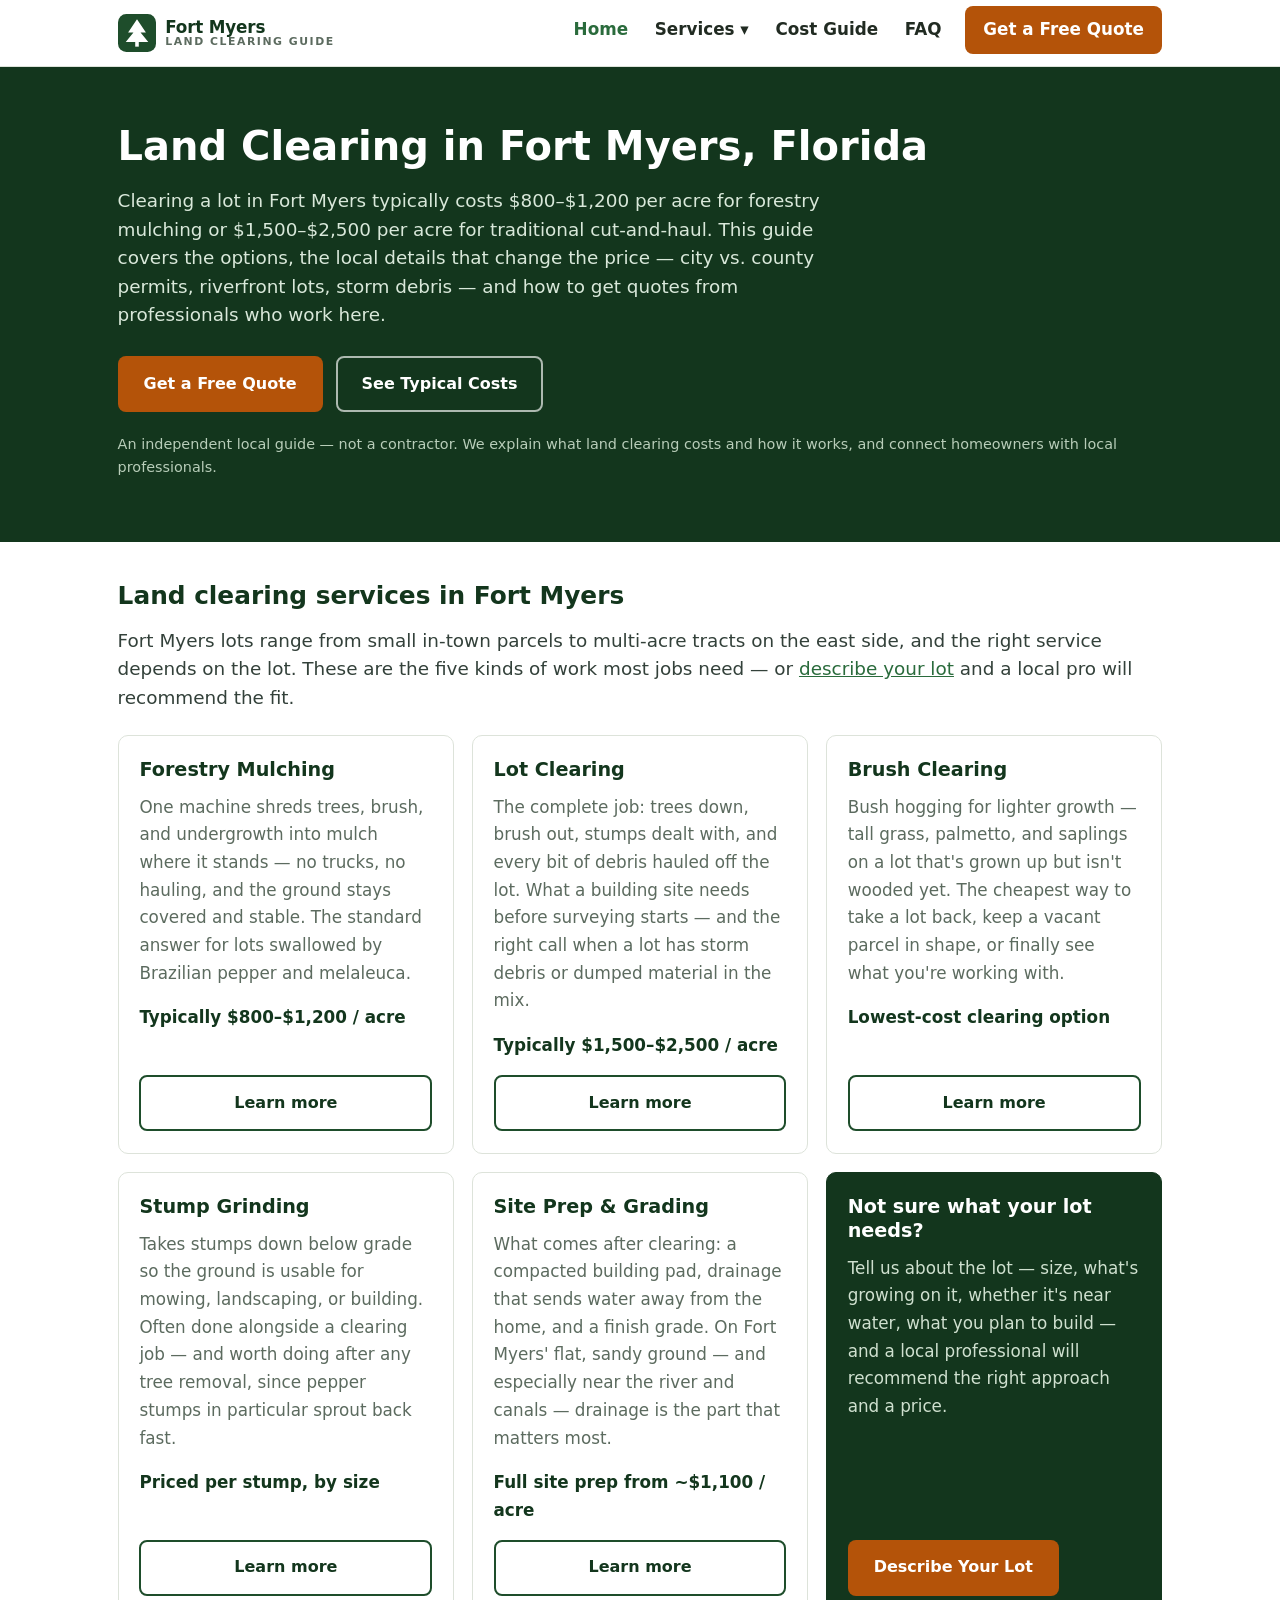
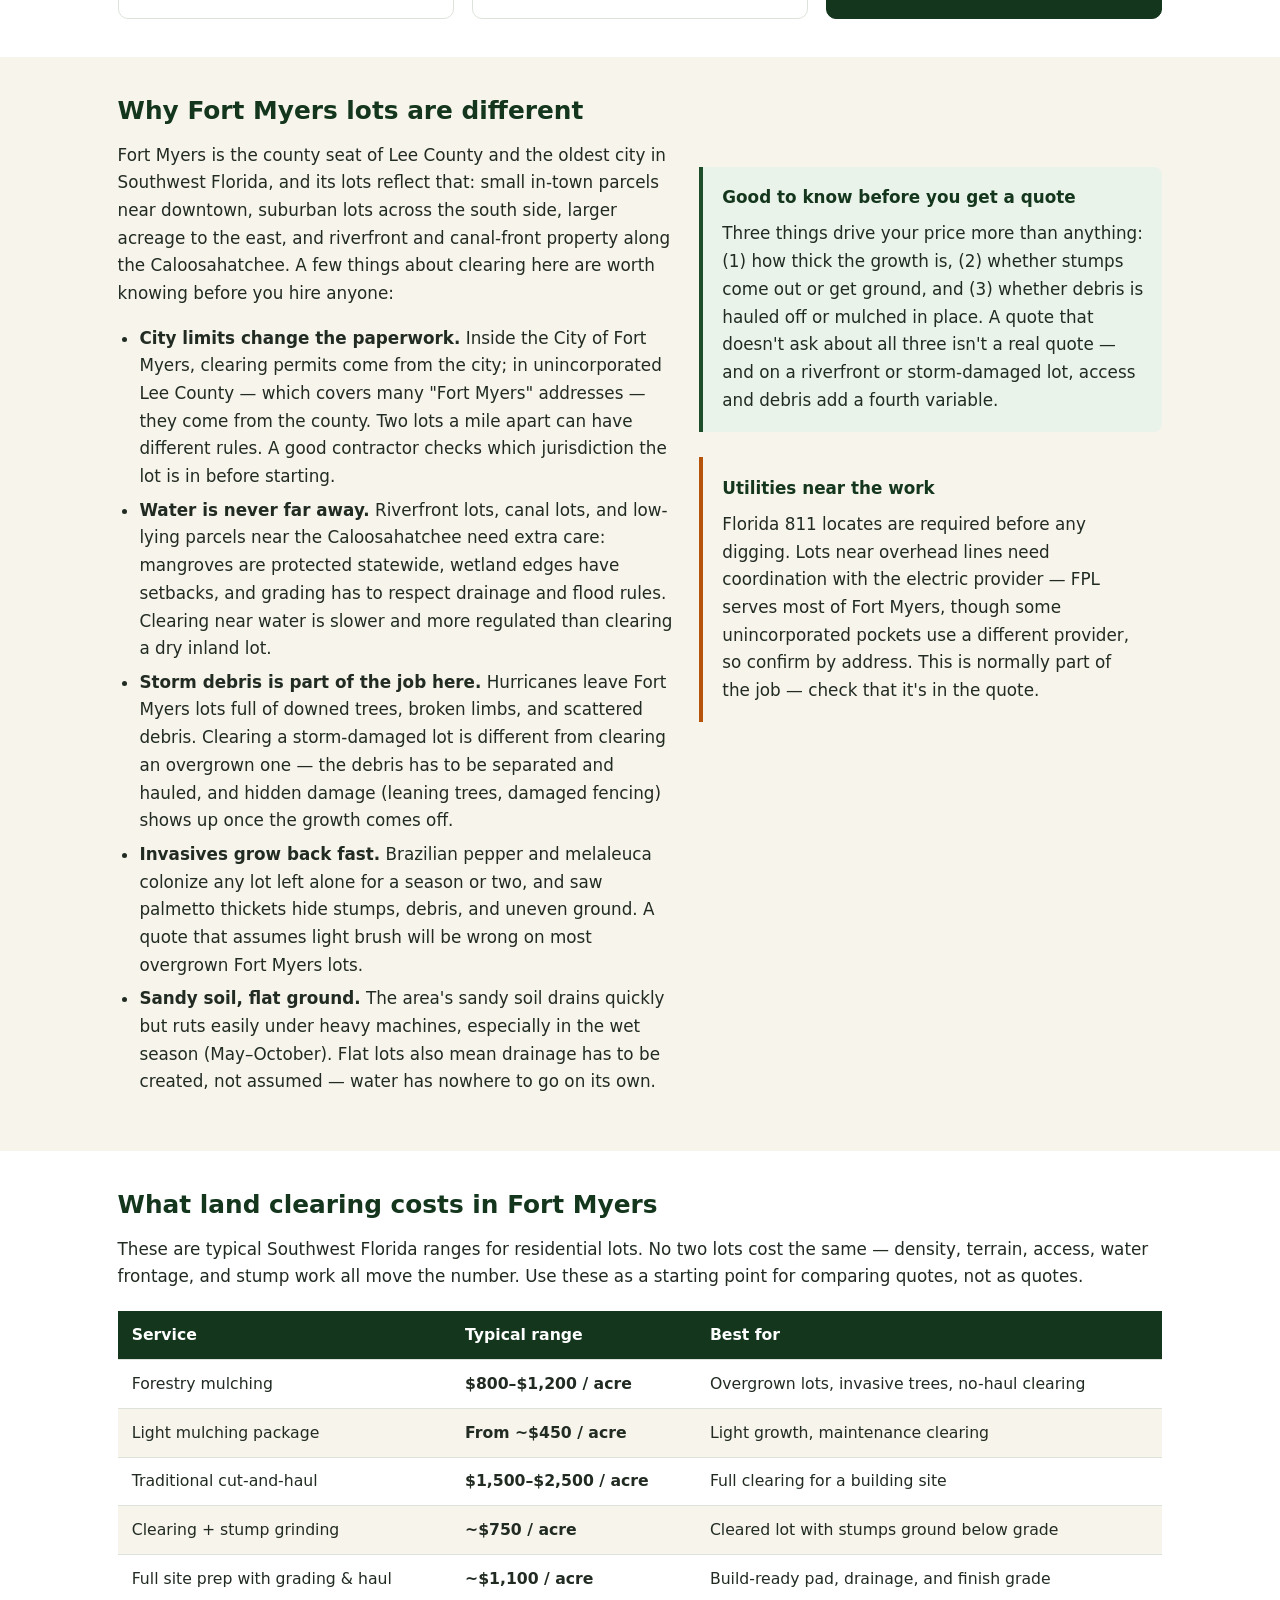
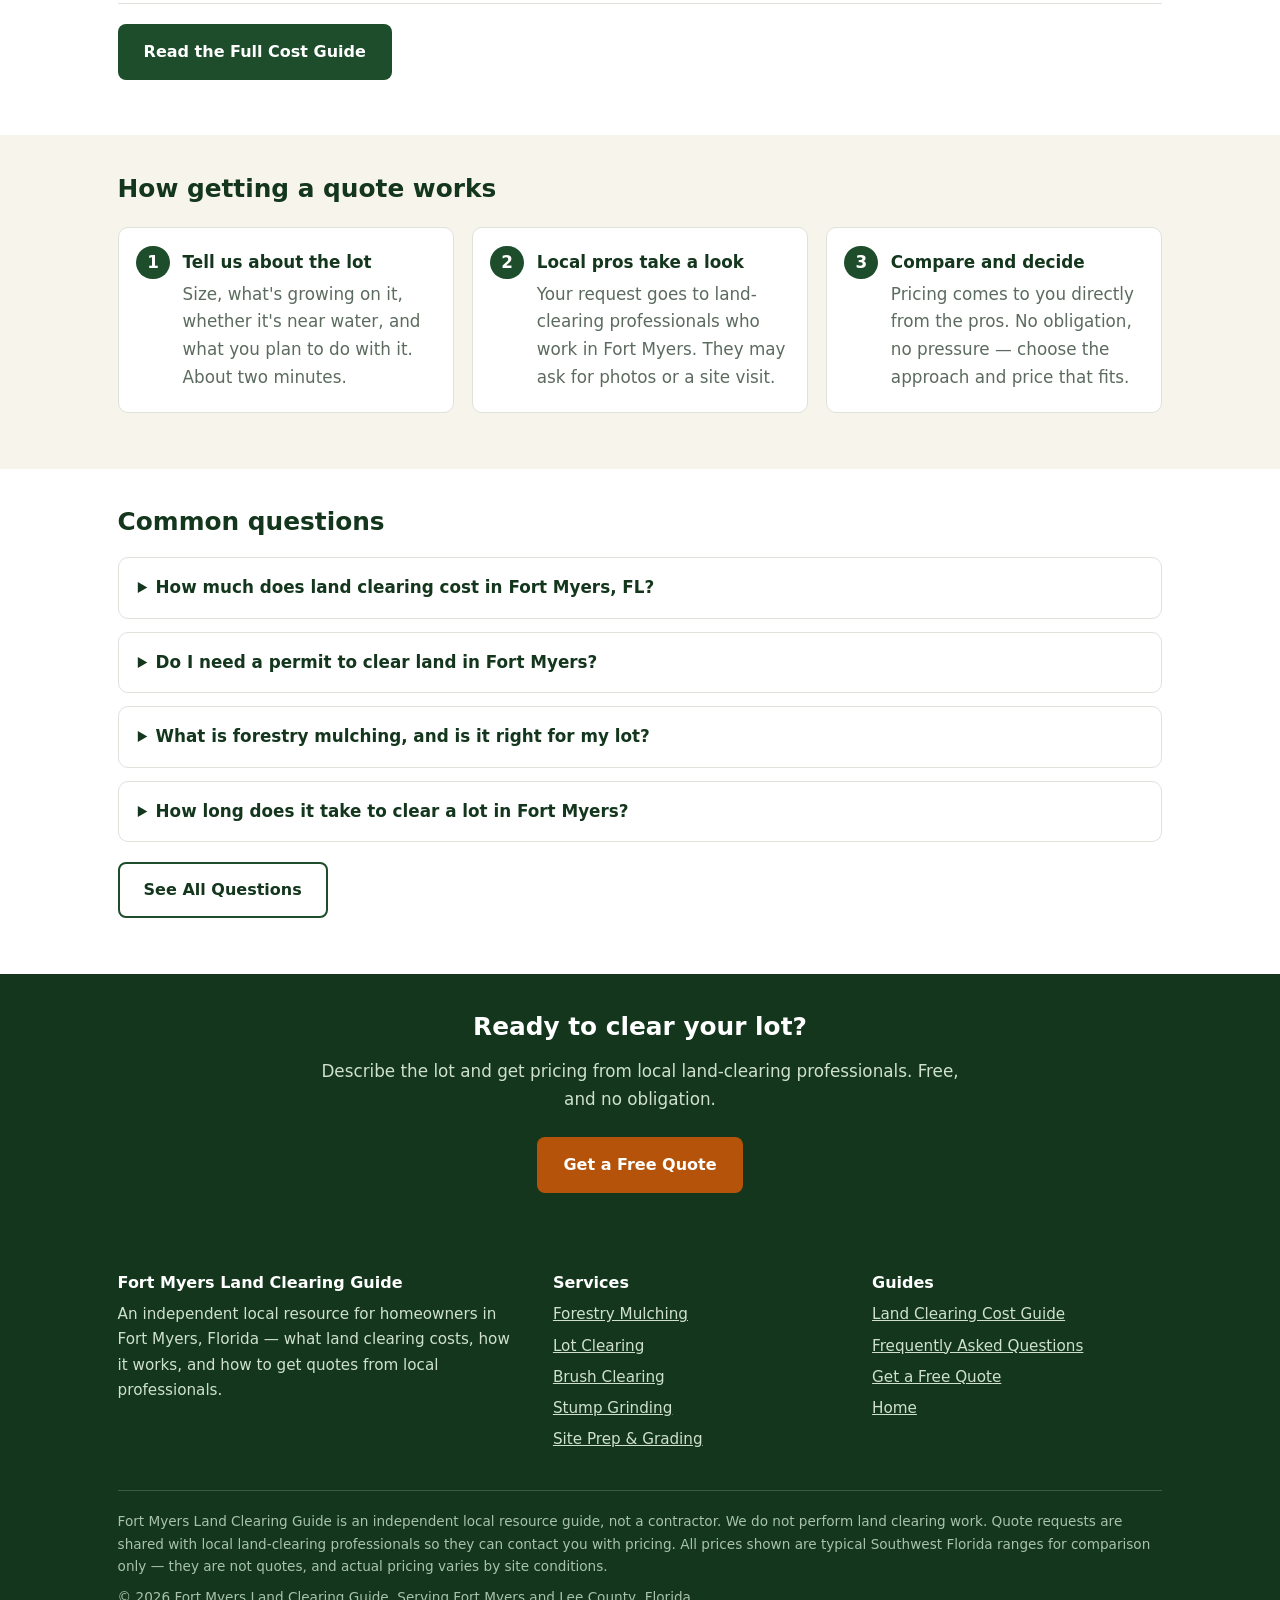
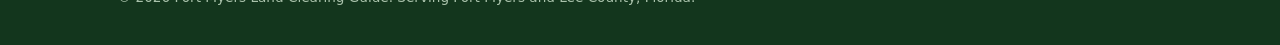
<file: index.html>
<!DOCTYPE html>
<html lang="en">
<head>
  <meta charset="UTF-8">
  <meta name="viewport" content="width=device-width, initial-scale=1.0">
  <title>Land Clearing in Fort Myers, FL | Local Guide &amp; Free Quotes</title>
  <meta name="description" content="Land clearing in Fort Myers, FL: typical costs, forestry mulching vs. cut-and-haul, city vs. county permits, and what makes riverfront and canal lots different. Get quotes from local pros — free, no obligation.">
  <!-- PLACEHOLDER DOMAIN: replace nhigh723.github.io/fort-myers-land-clearing with the live domain on publish. -->
  <link rel="canonical" href="https://nhigh723.github.io/fort-myers-land-clearing/">
  <link rel="icon" href="data:image/svg+xml,%3Csvg xmlns='http://www.w3.org/2000/svg' viewBox='0 0 64 64'%3E%3Crect width='64' height='64' rx='14' fill='%231e4d2b'/%3E%3Cpath d='M32 9 L47 31 H38 L51 47 H13 L26 31 H17 Z' fill='white'/%3E%3Crect x='29' y='47' width='6' height='8' fill='white'/%3E%3C/svg%3E">
  <link rel="stylesheet" href="css/style.css">
  <script type="application/ld+json">
  {
    "@context": "https://schema.org",
    "@type": "WebSite",
    "name": "Fort Myers Land Clearing Guide",
    "url": "https://nhigh723.github.io/fort-myers-land-clearing/",
    "description": "An independent local guide to land clearing in Fort Myers, Florida — costs, services, permits, and quotes from local professionals."
  }
  </script>
  <script type="application/ld+json">
  {
    "@context": "https://schema.org",
    "@type": "FAQPage",
    "mainEntity": [
      {
        "@type": "Question",
        "name": "How much does land clearing cost in Fort Myers, FL?",
        "acceptedAnswer": {
          "@type": "Answer",
          "text": "In Southwest Florida, forestry mulching typically runs $800–$1,200 per acre and traditional cut-and-haul clearing runs $1,500–$2,500 per acre, with light mulching packages starting around $450 per acre. What you actually pay depends on how dense the growth is, the terrain, access to the lot, and whether stumps and hauling are part of the job."
        }
      },
      {
        "@type": "Question",
        "name": "Do I need a permit to clear land in Fort Myers?",
        "acceptedAnswer": {
          "@type": "Answer",
          "text": "It depends on the lot's location. Clearing permits come from the City of Fort Myers inside city limits and from Lee County in unincorporated areas. A permit is typically needed for larger lots, lots near wetlands or waterways, and clearing tied to new construction. Contractors usually handle the permit — ask whether that is included in your quote."
        }
      },
      {
        "@type": "Question",
        "name": "What is forestry mulching, and is it right for my lot?",
        "acceptedAnswer": {
          "@type": "Answer",
          "text": "Forestry mulching is a single-machine method: a tracked mulcher shreds trees, brush, and undergrowth and lays the material back down as mulch, with no hauling and little ground disturbance. It suits overgrown lots and Brazilian pepper or melaleuca removal, and lots where a stable, mulch-covered ground is fine. It does not suit lots where stumps must come out or a clean graded building pad is needed."
        }
      },
      {
        "@type": "Question",
        "name": "How long does it take to clear a lot in Fort Myers?",
        "acceptedAnswer": {
          "@type": "Answer",
          "text": "Most quarter-acre to one-acre residential lots take one to a few days to clear, depending on growth density and whether stumps, hauling, and grading are included. Wet-season rain (May–October) can slow work on saturated sandy soil, and riverfront or canal lots can take longer because of access limits and protected-vegetation checks."
        }
      }
    ]
  }
  </script>
</head>
<body>
  <a class="skip-link" href="#main">Skip to main content</a>

  <header class="site-header">
    <div class="container header-inner">
      <a class="brand" href="index.html" aria-label="Fort Myers Land Clearing Guide — home">
        <svg class="brand-mark" viewBox="0 0 64 64" role="img" aria-hidden="true"><rect width="64" height="64" rx="14" fill="#1e4d2b"/><path d="M32 9 L47 31 H38 L51 47 H13 L26 31 H17 Z" fill="white"/><rect x="29" y="47" width="6" height="8" fill="white"/></svg>
        <span class="brand-text">
          <span class="brand-name">Fort Myers</span>
          <span class="brand-tag">Land Clearing Guide</span>
        </span>
      </a>
      <button class="nav-toggle" type="button" aria-expanded="false" aria-controls="main-nav">
        <span class="nav-toggle-label">Menu</span> &#9776;
      </button>
      <nav class="main-nav" id="main-nav" aria-label="Main navigation">
        <ul>
          <li><a href="index.html" aria-current="page">Home</a></li>
          <li class="has-sub">
            <button class="sub-toggle" type="button" aria-expanded="false">Services &#9662;</button>
            <ul class="sub">
              <li><a href="forestry-mulching.html">Forestry Mulching</a></li>
              <li><a href="lot-clearing.html">Lot Clearing</a></li>
              <li><a href="brush-clearing.html">Brush Clearing</a></li>
              <li><a href="stump-grinding.html">Stump Grinding</a></li>
              <li><a href="site-prep-grading.html">Site Prep &amp; Grading</a></li>
            </ul>
          </li>
          <li><a href="cost-guide.html">Cost Guide</a></li>
          <li><a href="faq.html">FAQ</a></li>
          <li class="nav-cta"><a href="get-a-quote.html">Get a Free Quote</a></li>
        </ul>
      </nav>
    </div>
  </header>

  <main id="main">
    <section class="hero">
      <div class="container">
        <h1>Land Clearing in Fort Myers, Florida</h1>
        <p class="lede">Clearing a lot in Fort Myers typically costs $800–$1,200 per acre for forestry mulching or $1,500–$2,500 per acre for traditional cut-and-haul. This guide covers the options, the local details that change the price — city vs. county permits, riverfront lots, storm debris — and how to get quotes from professionals who work here.</p>
        <div class="btn-row">
          <a class="btn btn-amber" href="get-a-quote.html">Get a Free Quote</a>
          <a class="btn btn-outline-light" href="cost-guide.html">See Typical Costs</a>
        </div>
        <p class="trust-note">An independent local guide — not a contractor. We explain what land clearing costs and how it works, and connect homeowners with local professionals.</p>
      </div>
    </section>

    <section class="section">
      <div class="container">
        <h2>Land clearing services in Fort Myers</h2>
        <p class="lede">Fort Myers lots range from small in-town parcels to multi-acre tracts on the east side, and the right service depends on the lot. These are the five kinds of work most jobs need — or <a href="get-a-quote.html">describe your lot</a> and a local pro will recommend the fit.</p>
        <div class="cards">
          <article class="card">
            <h3><a href="forestry-mulching.html">Forestry Mulching</a></h3>
            <p>One machine shreds trees, brush, and undergrowth into mulch where it stands — no trucks, no hauling, and the ground stays covered and stable. The standard answer for lots swallowed by Brazilian pepper and melaleuca.</p>
            <p class="card-price">Typically $800–$1,200 / acre</p>
            <a class="btn btn-outline-green" href="forestry-mulching.html">Learn more</a>
          </article>
          <article class="card">
            <h3><a href="lot-clearing.html">Lot Clearing</a></h3>
            <p>The complete job: trees down, brush out, stumps dealt with, and every bit of debris hauled off the lot. What a building site needs before surveying starts — and the right call when a lot has storm debris or dumped material in the mix.</p>
            <p class="card-price">Typically $1,500–$2,500 / acre</p>
            <a class="btn btn-outline-green" href="lot-clearing.html">Learn more</a>
          </article>
          <article class="card">
            <h3><a href="brush-clearing.html">Brush Clearing</a></h3>
            <p>Bush hogging for lighter growth — tall grass, palmetto, and saplings on a lot that's grown up but isn't wooded yet. The cheapest way to take a lot back, keep a vacant parcel in shape, or finally see what you're working with.</p>
            <p class="card-price">Lowest-cost clearing option</p>
            <a class="btn btn-outline-green" href="brush-clearing.html">Learn more</a>
          </article>
          <article class="card">
            <h3><a href="stump-grinding.html">Stump Grinding</a></h3>
            <p>Takes stumps down below grade so the ground is usable for mowing, landscaping, or building. Often done alongside a clearing job — and worth doing after any tree removal, since pepper stumps in particular sprout back fast.</p>
            <p class="card-price">Priced per stump, by size</p>
            <a class="btn btn-outline-green" href="stump-grinding.html">Learn more</a>
          </article>
          <article class="card">
            <h3><a href="site-prep-grading.html">Site Prep &amp; Grading</a></h3>
            <p>What comes after clearing: a compacted building pad, drainage that sends water away from the home, and a finish grade. On Fort Myers' flat, sandy ground — and especially near the river and canals — drainage is the part that matters most.</p>
            <p class="card-price">Full site prep from ~$1,100 / acre</p>
            <a class="btn btn-outline-green" href="site-prep-grading.html">Learn more</a>
          </article>
          <article class="card card--cta">
            <h3>Not sure what your lot needs?</h3>
            <p>Tell us about the lot — size, what's growing on it, whether it's near water, what you plan to build — and a local professional will recommend the right approach and a price.</p>
            <a class="btn btn-amber" href="get-a-quote.html">Describe Your Lot</a>
          </article>
        </div>
      </div>
    </section>

    <section class="section section--sand">
      <div class="container">
        <h2>Why Fort Myers lots are different</h2>
        <div class="split">
          <div>
            <p>Fort Myers is the county seat of Lee County and the oldest city in Southwest Florida, and its lots reflect that: small in-town parcels near downtown, suburban lots across the south side, larger acreage to the east, and riverfront and canal-front property along the Caloosahatchee. A few things about clearing here are worth knowing before you hire anyone:</p>
            <ul>
              <li><strong>City limits change the paperwork.</strong> Inside the City of Fort Myers, clearing permits come from the city; in unincorporated Lee County — which covers many "Fort Myers" addresses — they come from the county. Two lots a mile apart can have different rules. A good contractor checks which jurisdiction the lot is in before starting.</li>
              <li><strong>Water is never far away.</strong> Riverfront lots, canal lots, and low-lying parcels near the Caloosahatchee need extra care: mangroves are protected statewide, wetland edges have setbacks, and grading has to respect drainage and flood rules. Clearing near water is slower and more regulated than clearing a dry inland lot.</li>
              <li><strong>Storm debris is part of the job here.</strong> Hurricanes leave Fort Myers lots full of downed trees, broken limbs, and scattered debris. Clearing a storm-damaged lot is different from clearing an overgrown one — the debris has to be separated and hauled, and hidden damage (leaning trees, damaged fencing) shows up once the growth comes off.</li>
              <li><strong>Invasives grow back fast.</strong> Brazilian pepper and melaleuca colonize any lot left alone for a season or two, and saw palmetto thickets hide stumps, debris, and uneven ground. A quote that assumes light brush will be wrong on most overgrown Fort Myers lots.</li>
              <li><strong>Sandy soil, flat ground.</strong> The area's sandy soil drains quickly but ruts easily under heavy machines, especially in the wet season (May–October). Flat lots also mean drainage has to be created, not assumed — water has nowhere to go on its own.</li>
            </ul>
          </div>
          <div>
            <div class="callout callout--green">
              <p><strong>Good to know before you get a quote</strong></p>
              <p>Three things drive your price more than anything: (1) how thick the growth is, (2) whether stumps come out or get ground, and (3) whether debris is hauled off or mulched in place. A quote that doesn't ask about all three isn't a real quote — and on a riverfront or storm-damaged lot, access and debris add a fourth variable.</p>
            </div>
            <div class="callout">
              <p><strong>Utilities near the work</strong></p>
              <p>Florida 811 locates are required before any digging. Lots near overhead lines need coordination with the electric provider — FPL serves most of Fort Myers, though some unincorporated pockets use a different provider, so confirm by address. This is normally part of the job — check that it's in the quote.</p>
            </div>
          </div>
        </div>
      </div>
    </section>

    <section class="section">
      <div class="container">
        <h2>What land clearing costs in Fort Myers</h2>
        <p>These are typical Southwest Florida ranges for residential lots. No two lots cost the same — density, terrain, access, water frontage, and stump work all move the number. Use these as a starting point for comparing quotes, not as quotes.</p>
        <div class="table-wrap">
          <table>
            <thead>
              <tr><th scope="col">Service</th><th scope="col">Typical range</th><th scope="col">Best for</th></tr>
            </thead>
            <tbody>
              <tr><td>Forestry mulching</td><td class="price">$800–$1,200 / acre</td><td>Overgrown lots, invasive trees, no-haul clearing</td></tr>
              <tr><td>Light mulching package</td><td class="price">From ~$450 / acre</td><td>Light growth, maintenance clearing</td></tr>
              <tr><td>Traditional cut-and-haul</td><td class="price">$1,500–$2,500 / acre</td><td>Full clearing for a building site</td></tr>
              <tr><td>Clearing + stump grinding</td><td class="price">~$750 / acre</td><td>Cleared lot with stumps ground below grade</td></tr>
              <tr><td>Full site prep with grading &amp; haul</td><td class="price">~$1,100 / acre</td><td>Build-ready pad, drainage, and finish grade</td></tr>
            </tbody>
          </table>
        </div>
        <p><a class="btn btn-green" href="cost-guide.html">Read the Full Cost Guide</a></p>
      </div>
    </section>

    <section class="section section--sand">
      <div class="container">
        <h2>How getting a quote works</h2>
        <ol class="steps">
          <li>
            <strong>Tell us about the lot</strong>
            <p>Size, what's growing on it, whether it's near water, and what you plan to do with it. About two minutes.</p>
          </li>
          <li>
            <strong>Local pros take a look</strong>
            <p>Your request goes to land-clearing professionals who work in Fort Myers. They may ask for photos or a site visit.</p>
          </li>
          <li>
            <strong>Compare and decide</strong>
            <p>Pricing comes to you directly from the pros. No obligation, no pressure — choose the approach and price that fits.</p>
          </li>
        </ol>
      </div>
    </section>

    <section class="section">
      <div class="container">
        <h2>Common questions</h2>
        <div class="faq-list">
          <details>
            <summary>How much does land clearing cost in Fort Myers, FL?</summary>
            <p>In Southwest Florida, forestry mulching typically runs $800–$1,200 per acre and traditional cut-and-haul clearing runs $1,500–$2,500 per acre, with light mulching packages starting around $450 per acre. What you actually pay depends on how dense the growth is, the terrain, access to the lot, and whether stumps and hauling are part of the job. See the full <a href="cost-guide.html">cost guide</a>.</p>
          </details>
          <details>
            <summary>Do I need a permit to clear land in Fort Myers?</summary>
            <p>It depends on the lot's location. Clearing permits come from the City of Fort Myers inside city limits and from Lee County in unincorporated areas. A permit is typically needed for larger lots, lots near wetlands or waterways, and clearing tied to new construction. Contractors usually handle the permit — ask whether that's included in your quote.</p>
          </details>
          <details>
            <summary>What is forestry mulching, and is it right for my lot?</summary>
            <p>Forestry mulching is a single-machine method: a tracked mulcher shreds trees, brush, and undergrowth and lays the material back down as mulch, with no hauling and little ground disturbance. It suits overgrown lots and Brazilian pepper or melaleuca removal, and lots where a stable, mulch-covered ground is fine. It does not suit lots where stumps must come out or a clean graded building pad is needed. <a href="forestry-mulching.html">More on forestry mulching</a>.</p>
          </details>
          <details>
            <summary>How long does it take to clear a lot in Fort Myers?</summary>
            <p>Most quarter-acre to one-acre residential lots take one to a few days to clear, depending on growth density and whether stumps, hauling, and grading are included. Wet-season rain (May–October) can slow work on saturated sandy soil, and riverfront or canal lots can take longer because of access limits and protected-vegetation checks.</p>
          </details>
        </div>
        <p style="margin-top: 1.2em;"><a class="btn btn-outline-green" href="faq.html">See All Questions</a></p>
      </div>
    </section>

    <section class="cta-band">
      <div class="container">
        <h2>Ready to clear your lot?</h2>
        <p>Describe the lot and get pricing from local land-clearing professionals. Free, and no obligation.</p>
        <a class="btn btn-amber" href="get-a-quote.html">Get a Free Quote</a>
      </div>
    </section>
  </main>

  <footer class="site-footer">
    <div class="container">
      <div class="footer-grid">
        <div>
          <h3>Fort Myers Land Clearing Guide</h3>
          <p>An independent local resource for homeowners in Fort Myers, Florida — what land clearing costs, how it works, and how to get quotes from local professionals.</p>
        </div>
        <div>
          <h3>Services</h3>
          <ul>
            <li><a href="forestry-mulching.html">Forestry Mulching</a></li>
            <li><a href="lot-clearing.html">Lot Clearing</a></li>
            <li><a href="brush-clearing.html">Brush Clearing</a></li>
            <li><a href="stump-grinding.html">Stump Grinding</a></li>
            <li><a href="site-prep-grading.html">Site Prep &amp; Grading</a></li>
          </ul>
        </div>
        <div>
          <h3>Guides</h3>
          <ul>
            <li><a href="cost-guide.html">Land Clearing Cost Guide</a></li>
            <li><a href="faq.html">Frequently Asked Questions</a></li>
            <li><a href="get-a-quote.html">Get a Free Quote</a></li>
            <li><a href="index.html">Home</a></li>
          </ul>
        </div>
      </div>
      <div class="footer-disclaimer">
        <p>Fort Myers Land Clearing Guide is an independent local resource guide, not a contractor. We do not perform land clearing work. Quote requests are shared with local land-clearing professionals so they can contact you with pricing. All prices shown are typical Southwest Florida ranges for comparison only — they are not quotes, and actual pricing varies by site conditions.</p>
        <p>&copy; 2026 Fort Myers Land Clearing Guide. Serving Fort Myers and Lee County, Florida.</p>
      </div>
    </div>
  </footer>

  <script src="js/main.js"></script>
</body>
</html>
</file>
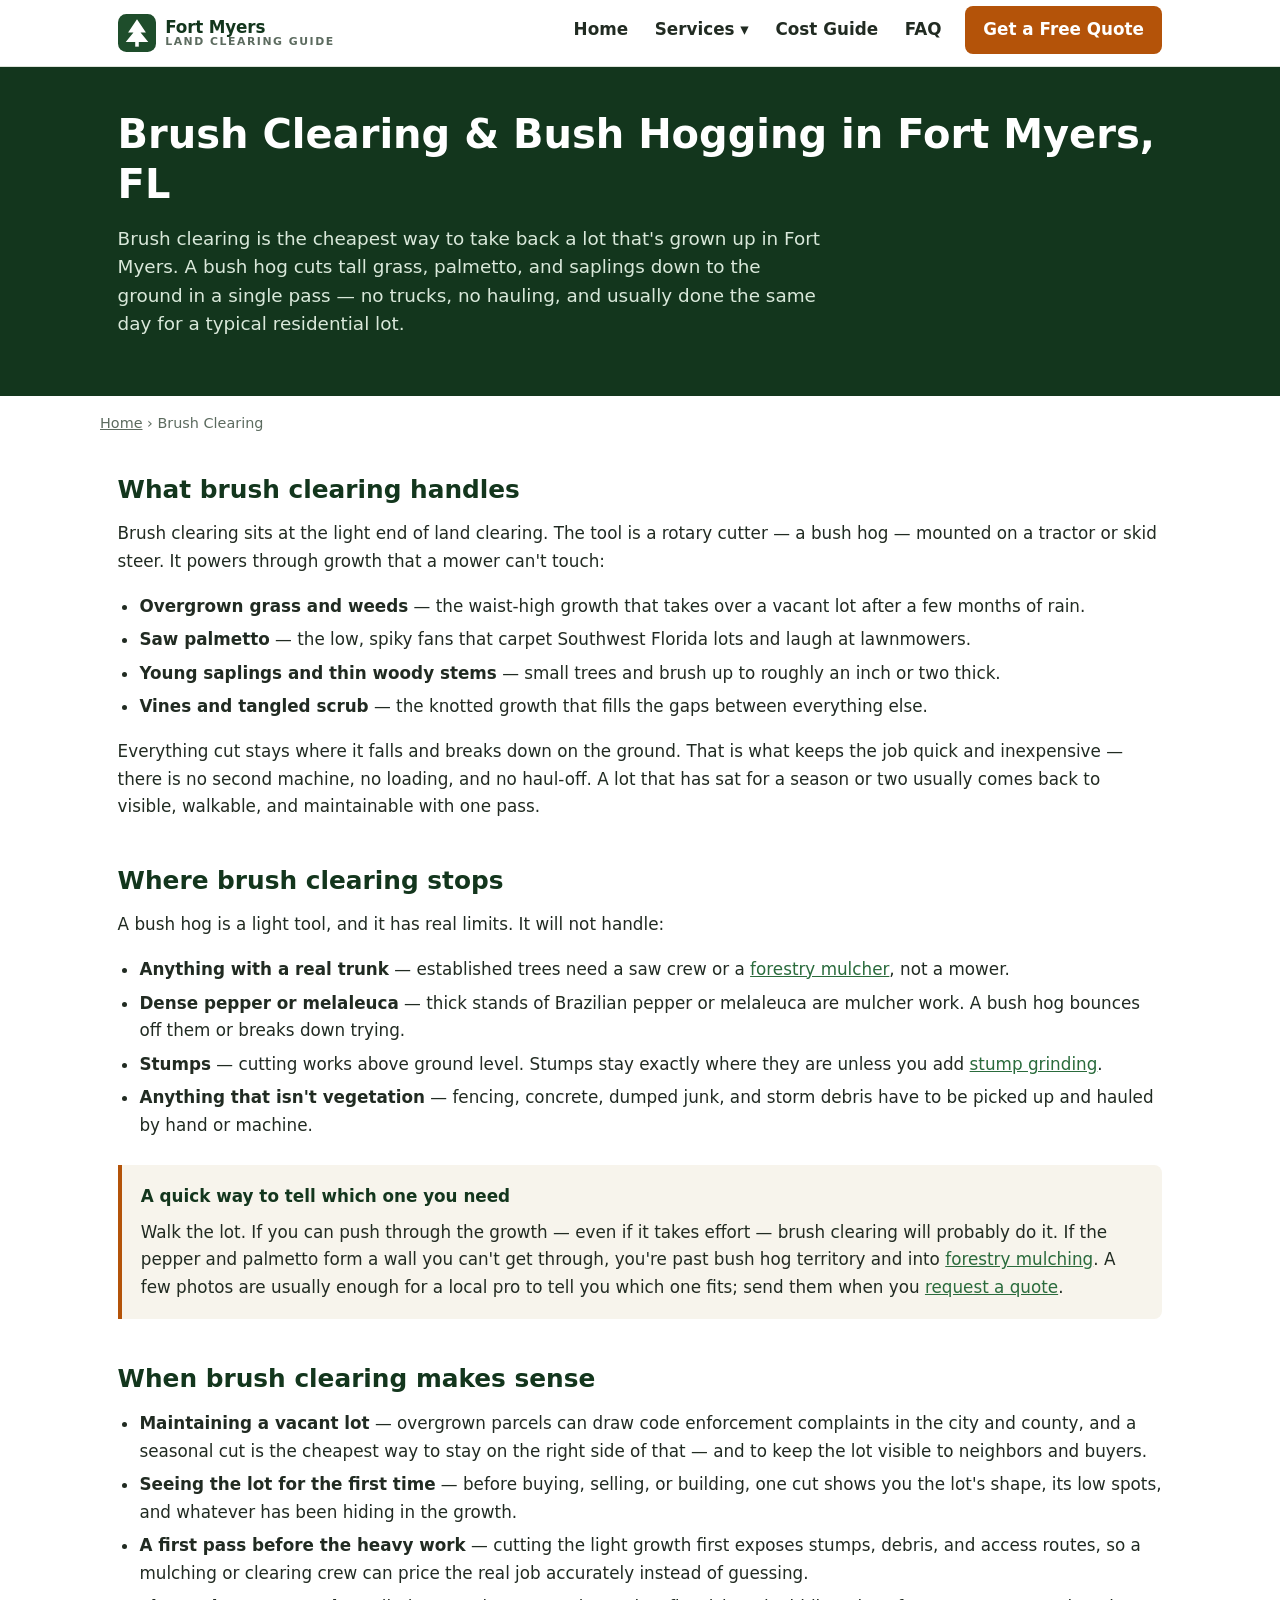
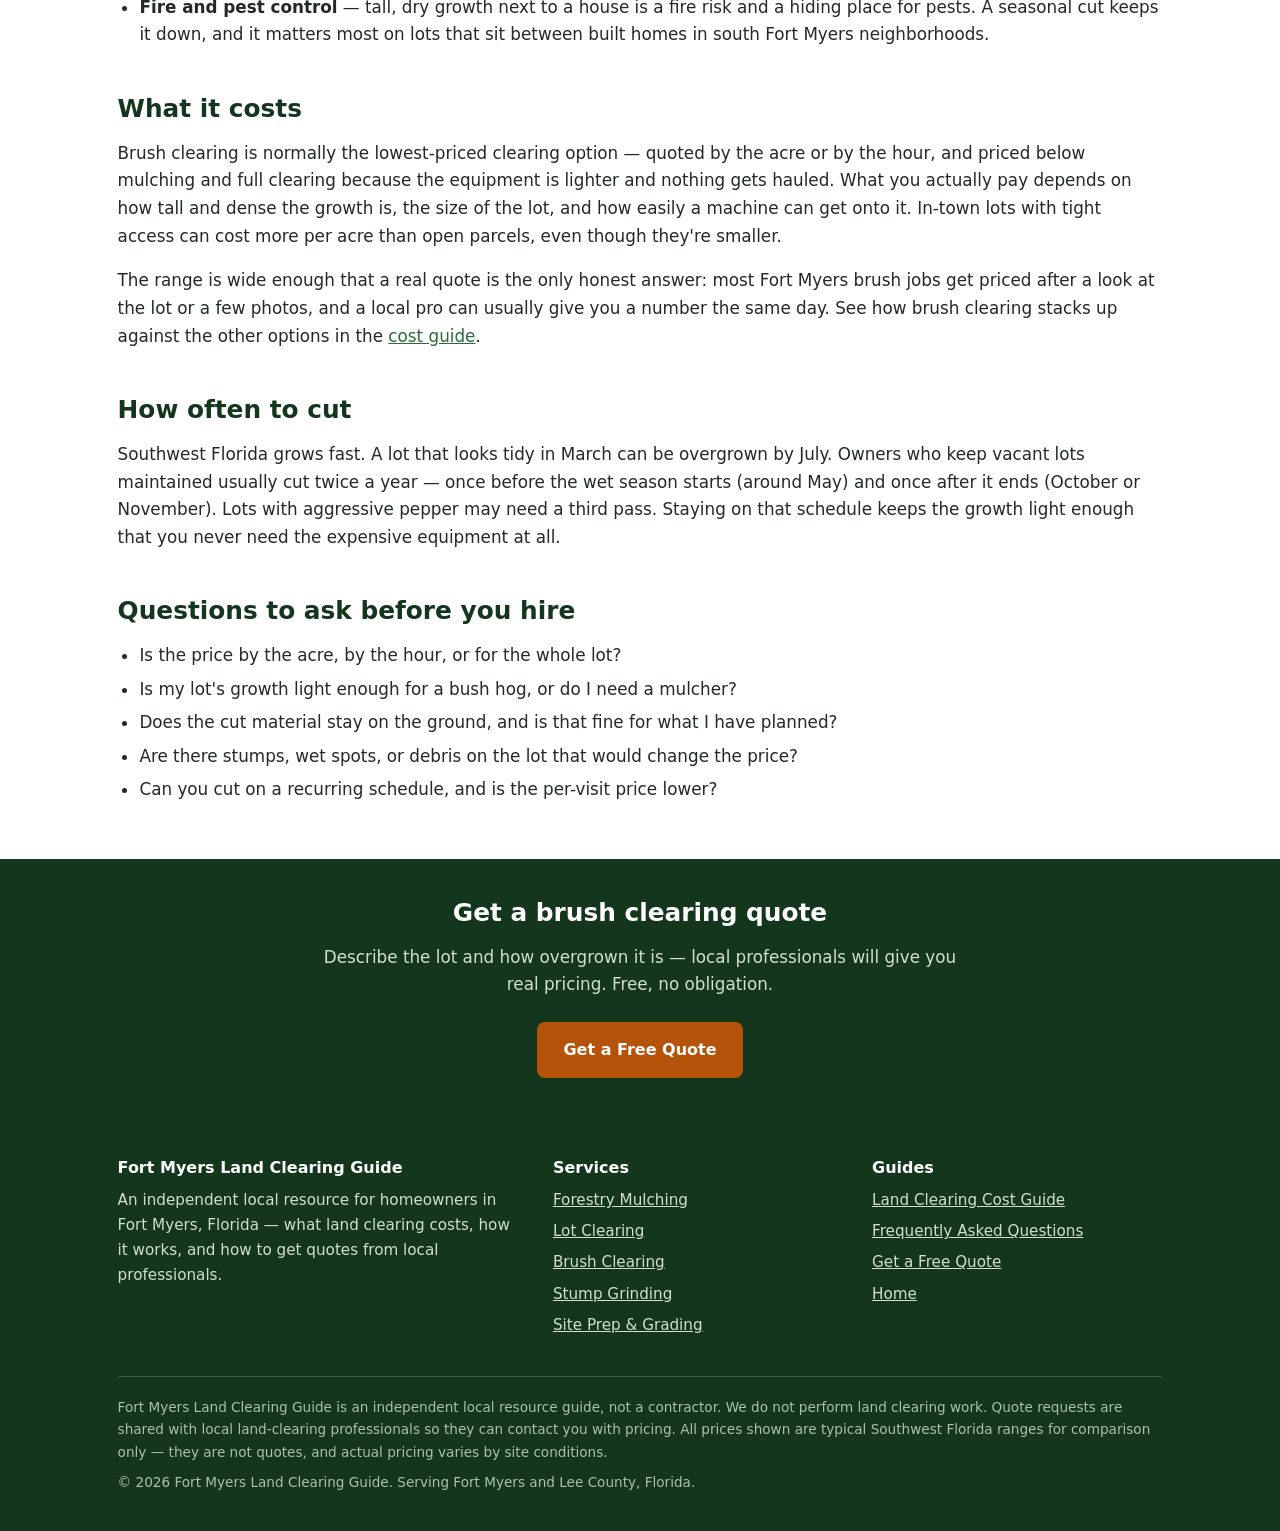
<file: brush-clearing.html>
<!DOCTYPE html>
<html lang="en">
<head>
  <meta charset="UTF-8">
  <meta name="viewport" content="width=device-width, initial-scale=1.0">
  <title>Brush Clearing &amp; Bush Hogging in Fort Myers, FL</title>
  <meta name="description" content="Brush clearing and bush hogging in Fort Myers, FL — the lowest-cost way to reclaim an overgrown lot. What it covers, what it doesn't, and when to step up to mulching or full clearing.">
  <!-- PLACEHOLDER DOMAIN: replace nhigh723.github.io/fort-myers-land-clearing with the live domain on publish. -->
  <link rel="canonical" href="https://nhigh723.github.io/fort-myers-land-clearing/brush-clearing.html">
  <link rel="icon" href="data:image/svg+xml,%3Csvg xmlns='http://www.w3.org/2000/svg' viewBox='0 0 64 64'%3E%3Crect width='64' height='64' rx='14' fill='%231e4d2b'/%3E%3Cpath d='M32 9 L47 31 H38 L51 47 H13 L26 31 H17 Z' fill='white'/%3E%3Crect x='29' y='47' width='6' height='8' fill='white'/%3E%3C/svg%3E">
  <link rel="stylesheet" href="css/style.css">
  <script type="application/ld+json">
  {
    "@context": "https://schema.org",
    "@type": "Service",
    "name": "Brush Clearing and Bush Hogging in Fort Myers, FL",
    "description": "A local guide to brush clearing and bush hogging in Fort Myers, Florida — what it covers, typical pricing, and how to get quotes from local professionals who perform the work.",
    "areaServed": { "@type": "City", "name": "Fort Myers", "addressRegion": "FL" },
    "provider": { "@type": "Organization", "name": "Fort Myers Land Clearing Guide", "url": "https://nhigh723.github.io/fort-myers-land-clearing/" }
  }
  </script>
</head>
<body>
  <a class="skip-link" href="#main">Skip to main content</a>

  <header class="site-header">
    <div class="container header-inner">
      <a class="brand" href="index.html" aria-label="Fort Myers Land Clearing Guide — home">
        <svg class="brand-mark" viewBox="0 0 64 64" role="img" aria-hidden="true"><rect width="64" height="64" rx="14" fill="#1e4d2b"/><path d="M32 9 L47 31 H38 L51 47 H13 L26 31 H17 Z" fill="white"/><rect x="29" y="47" width="6" height="8" fill="white"/></svg>
        <span class="brand-text">
          <span class="brand-name">Fort Myers</span>
          <span class="brand-tag">Land Clearing Guide</span>
        </span>
      </a>
      <button class="nav-toggle" type="button" aria-expanded="false" aria-controls="main-nav">
        <span class="nav-toggle-label">Menu</span> &#9776;
      </button>
      <nav class="main-nav" id="main-nav" aria-label="Main navigation">
        <ul>
          <li><a href="index.html">Home</a></li>
          <li class="has-sub">
            <button class="sub-toggle" type="button" aria-expanded="false">Services &#9662;</button>
            <ul class="sub">
              <li><a href="forestry-mulching.html">Forestry Mulching</a></li>
              <li><a href="lot-clearing.html">Lot Clearing</a></li>
              <li><a href="brush-clearing.html" aria-current="page">Brush Clearing</a></li>
              <li><a href="stump-grinding.html">Stump Grinding</a></li>
              <li><a href="site-prep-grading.html">Site Prep &amp; Grading</a></li>
            </ul>
          </li>
          <li><a href="cost-guide.html">Cost Guide</a></li>
          <li><a href="faq.html">FAQ</a></li>
          <li class="nav-cta"><a href="get-a-quote.html">Get a Free Quote</a></li>
        </ul>
      </nav>
    </div>
  </header>

  <main id="main">
    <section class="hero hero--plain">
      <div class="container">
        <h1>Brush Clearing &amp; Bush Hogging in Fort Myers, FL</h1>
        <p class="lede">Brush clearing is the cheapest way to take back a lot that's grown up in Fort Myers. A bush hog cuts tall grass, palmetto, and saplings down to the ground in a single pass — no trucks, no hauling, and usually done the same day for a typical residential lot.</p>
      </div>
    </section>

    <nav class="container breadcrumbs" aria-label="Breadcrumb"><a href="index.html">Home</a> &rsaquo; Brush Clearing</nav>

    <section class="section">
      <div class="container">
        <h2>What brush clearing handles</h2>
        <p>Brush clearing sits at the light end of land clearing. The tool is a rotary cutter — a bush hog — mounted on a tractor or skid steer. It powers through growth that a mower can't touch:</p>
        <ul>
          <li><strong>Overgrown grass and weeds</strong> — the waist-high growth that takes over a vacant lot after a few months of rain.</li>
          <li><strong>Saw palmetto</strong> — the low, spiky fans that carpet Southwest Florida lots and laugh at lawnmowers.</li>
          <li><strong>Young saplings and thin woody stems</strong> — small trees and brush up to roughly an inch or two thick.</li>
          <li><strong>Vines and tangled scrub</strong> — the knotted growth that fills the gaps between everything else.</li>
        </ul>
        <p>Everything cut stays where it falls and breaks down on the ground. That is what keeps the job quick and inexpensive — there is no second machine, no loading, and no haul-off. A lot that has sat for a season or two usually comes back to visible, walkable, and maintainable with one pass.</p>

        <h2>Where brush clearing stops</h2>
        <p>A bush hog is a light tool, and it has real limits. It will not handle:</p>
        <ul>
          <li><strong>Anything with a real trunk</strong> — established trees need a saw crew or a <a href="forestry-mulching.html">forestry mulcher</a>, not a mower.</li>
          <li><strong>Dense pepper or melaleuca</strong> — thick stands of Brazilian pepper or melaleuca are mulcher work. A bush hog bounces off them or breaks down trying.</li>
          <li><strong>Stumps</strong> — cutting works above ground level. Stumps stay exactly where they are unless you add <a href="stump-grinding.html">stump grinding</a>.</li>
          <li><strong>Anything that isn't vegetation</strong> — fencing, concrete, dumped junk, and storm debris have to be picked up and hauled by hand or machine.</li>
        </ul>

        <div class="callout">
          <p><strong>A quick way to tell which one you need</strong></p>
          <p>Walk the lot. If you can push through the growth — even if it takes effort — brush clearing will probably do it. If the pepper and palmetto form a wall you can't get through, you're past bush hog territory and into <a href="forestry-mulching.html">forestry mulching</a>. A few photos are usually enough for a local pro to tell you which one fits; send them when you <a href="get-a-quote.html">request a quote</a>.</p>
        </div>

        <h2>When brush clearing makes sense</h2>
        <ul>
          <li><strong>Maintaining a vacant lot</strong> — overgrown parcels can draw code enforcement complaints in the city and county, and a seasonal cut is the cheapest way to stay on the right side of that — and to keep the lot visible to neighbors and buyers.</li>
          <li><strong>Seeing the lot for the first time</strong> — before buying, selling, or building, one cut shows you the lot's shape, its low spots, and whatever has been hiding in the growth.</li>
          <li><strong>A first pass before the heavy work</strong> — cutting the light growth first exposes stumps, debris, and access routes, so a mulching or clearing crew can price the real job accurately instead of guessing.</li>
          <li><strong>Fire and pest control</strong> — tall, dry growth next to a house is a fire risk and a hiding place for pests. A seasonal cut keeps it down, and it matters most on lots that sit between built homes in south Fort Myers neighborhoods.</li>
        </ul>

        <h2>What it costs</h2>
        <p>Brush clearing is normally the lowest-priced clearing option — quoted by the acre or by the hour, and priced below mulching and full clearing because the equipment is lighter and nothing gets hauled. What you actually pay depends on how tall and dense the growth is, the size of the lot, and how easily a machine can get onto it. In-town lots with tight access can cost more per acre than open parcels, even though they're smaller.</p>
        <p>The range is wide enough that a real quote is the only honest answer: most Fort Myers brush jobs get priced after a look at the lot or a few photos, and a local pro can usually give you a number the same day. See how brush clearing stacks up against the other options in the <a href="cost-guide.html">cost guide</a>.</p>

        <h2>How often to cut</h2>
        <p>Southwest Florida grows fast. A lot that looks tidy in March can be overgrown by July. Owners who keep vacant lots maintained usually cut twice a year — once before the wet season starts (around May) and once after it ends (October or November). Lots with aggressive pepper may need a third pass. Staying on that schedule keeps the growth light enough that you never need the expensive equipment at all.</p>

        <h2>Questions to ask before you hire</h2>
        <ul>
          <li>Is the price by the acre, by the hour, or for the whole lot?</li>
          <li>Is my lot's growth light enough for a bush hog, or do I need a mulcher?</li>
          <li>Does the cut material stay on the ground, and is that fine for what I have planned?</li>
          <li>Are there stumps, wet spots, or debris on the lot that would change the price?</li>
          <li>Can you cut on a recurring schedule, and is the per-visit price lower?</li>
        </ul>
      </div>
    </section>

    <section class="cta-band">
      <div class="container">
        <h2>Get a brush clearing quote</h2>
        <p>Describe the lot and how overgrown it is — local professionals will give you real pricing. Free, no obligation.</p>
        <a class="btn btn-amber" href="get-a-quote.html">Get a Free Quote</a>
      </div>
    </section>
  </main>

  <footer class="site-footer">
    <div class="container">
      <div class="footer-grid">
        <div>
          <h3>Fort Myers Land Clearing Guide</h3>
          <p>An independent local resource for homeowners in Fort Myers, Florida — what land clearing costs, how it works, and how to get quotes from local professionals.</p>
        </div>
        <div>
          <h3>Services</h3>
          <ul>
            <li><a href="forestry-mulching.html">Forestry Mulching</a></li>
            <li><a href="lot-clearing.html">Lot Clearing</a></li>
            <li><a href="brush-clearing.html">Brush Clearing</a></li>
            <li><a href="stump-grinding.html">Stump Grinding</a></li>
            <li><a href="site-prep-grading.html">Site Prep &amp; Grading</a></li>
          </ul>
        </div>
        <div>
          <h3>Guides</h3>
          <ul>
            <li><a href="cost-guide.html">Land Clearing Cost Guide</a></li>
            <li><a href="faq.html">Frequently Asked Questions</a></li>
            <li><a href="get-a-quote.html">Get a Free Quote</a></li>
            <li><a href="index.html">Home</a></li>
          </ul>
        </div>
      </div>
      <div class="footer-disclaimer">
        <p>Fort Myers Land Clearing Guide is an independent local resource guide, not a contractor. We do not perform land clearing work. Quote requests are shared with local land-clearing professionals so they can contact you with pricing. All prices shown are typical Southwest Florida ranges for comparison only — they are not quotes, and actual pricing varies by site conditions.</p>
        <p>&copy; 2026 Fort Myers Land Clearing Guide. Serving Fort Myers and Lee County, Florida.</p>
      </div>
    </div>
  </footer>

  <script src="js/main.js"></script>
</body>
</html>
</file>
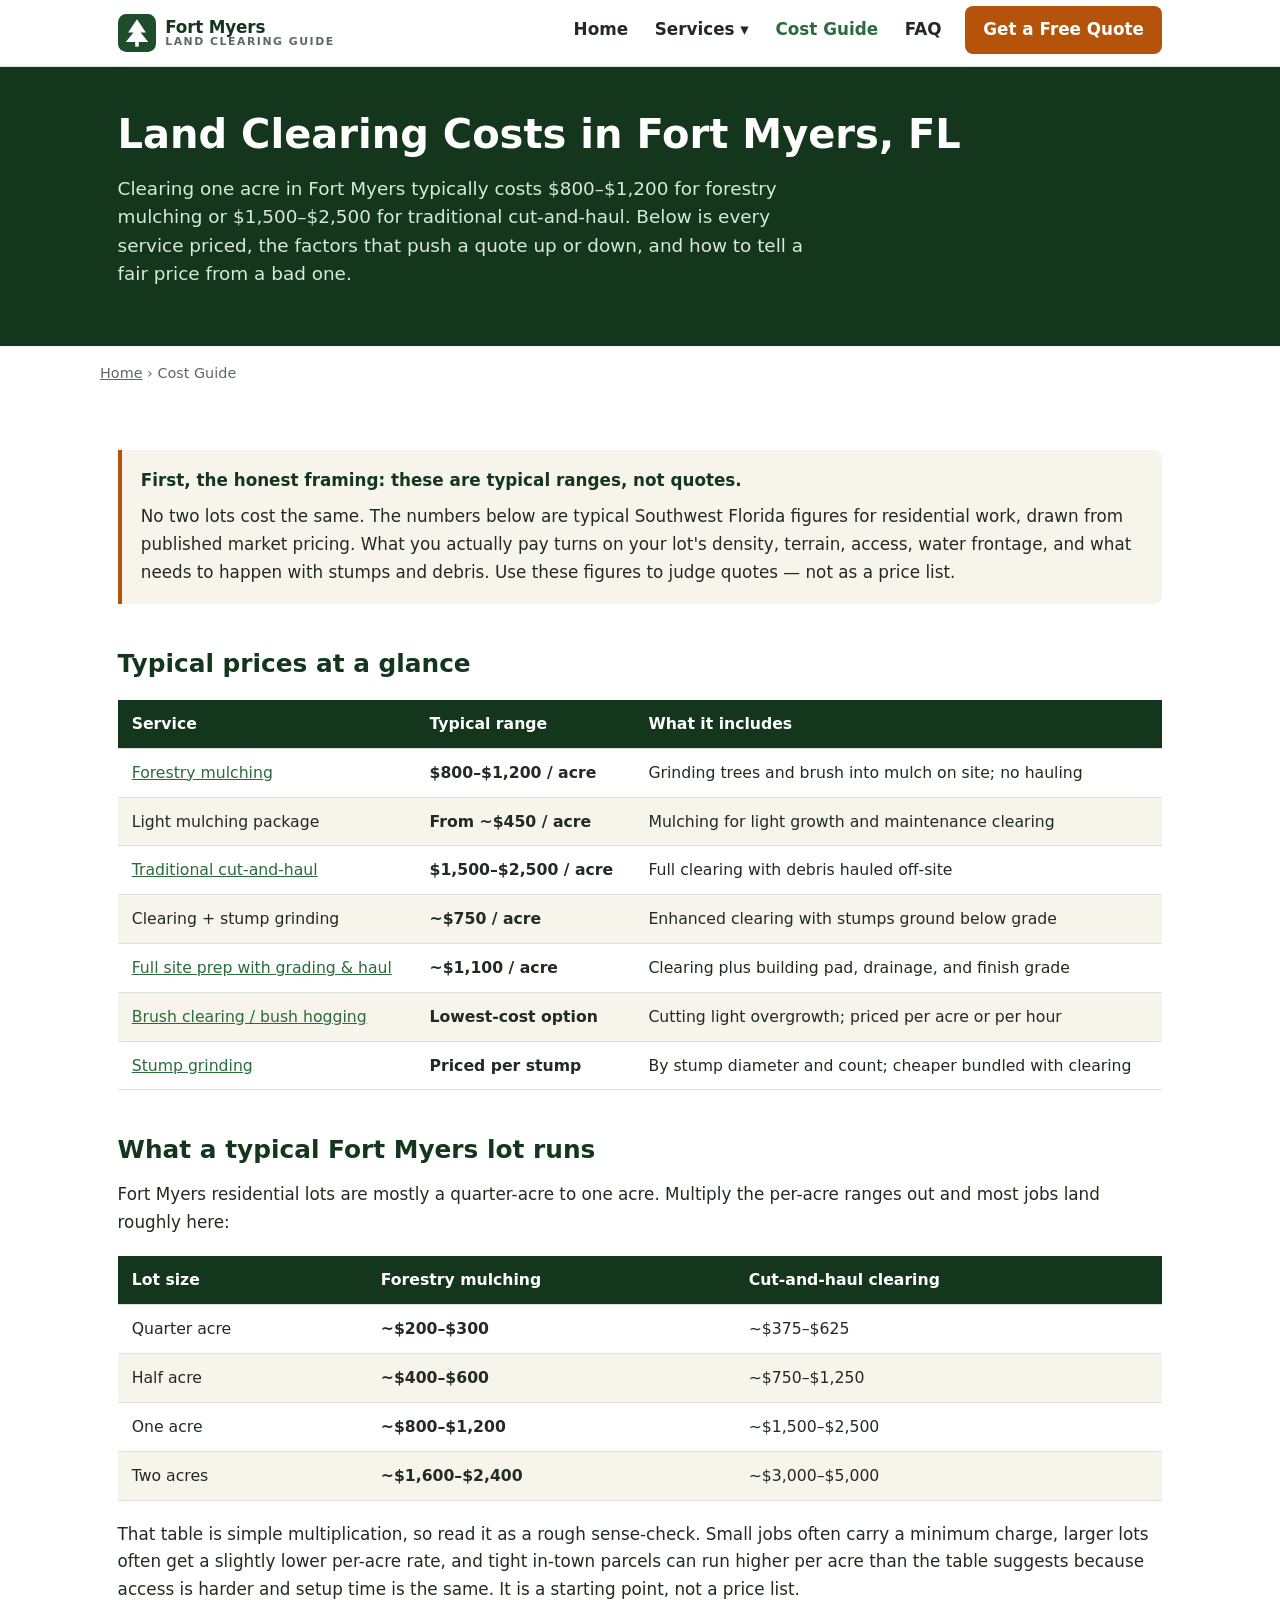
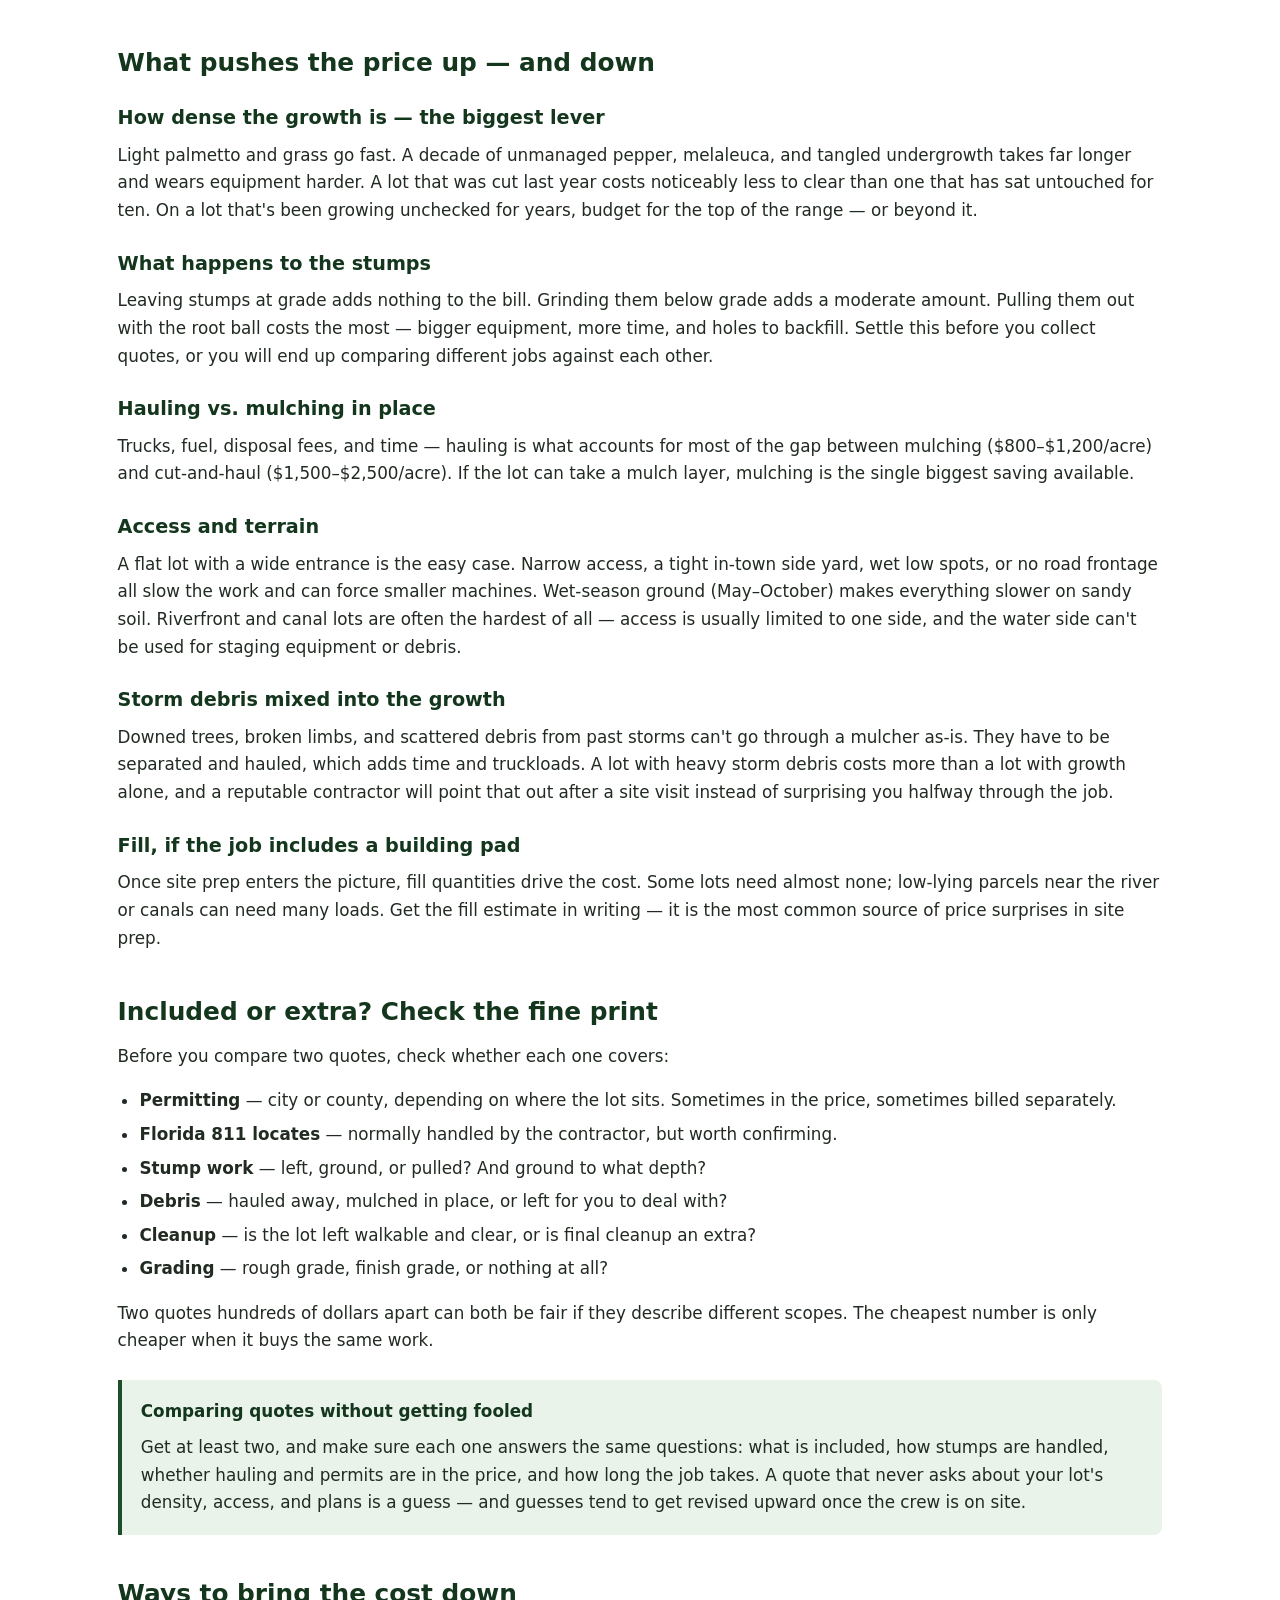
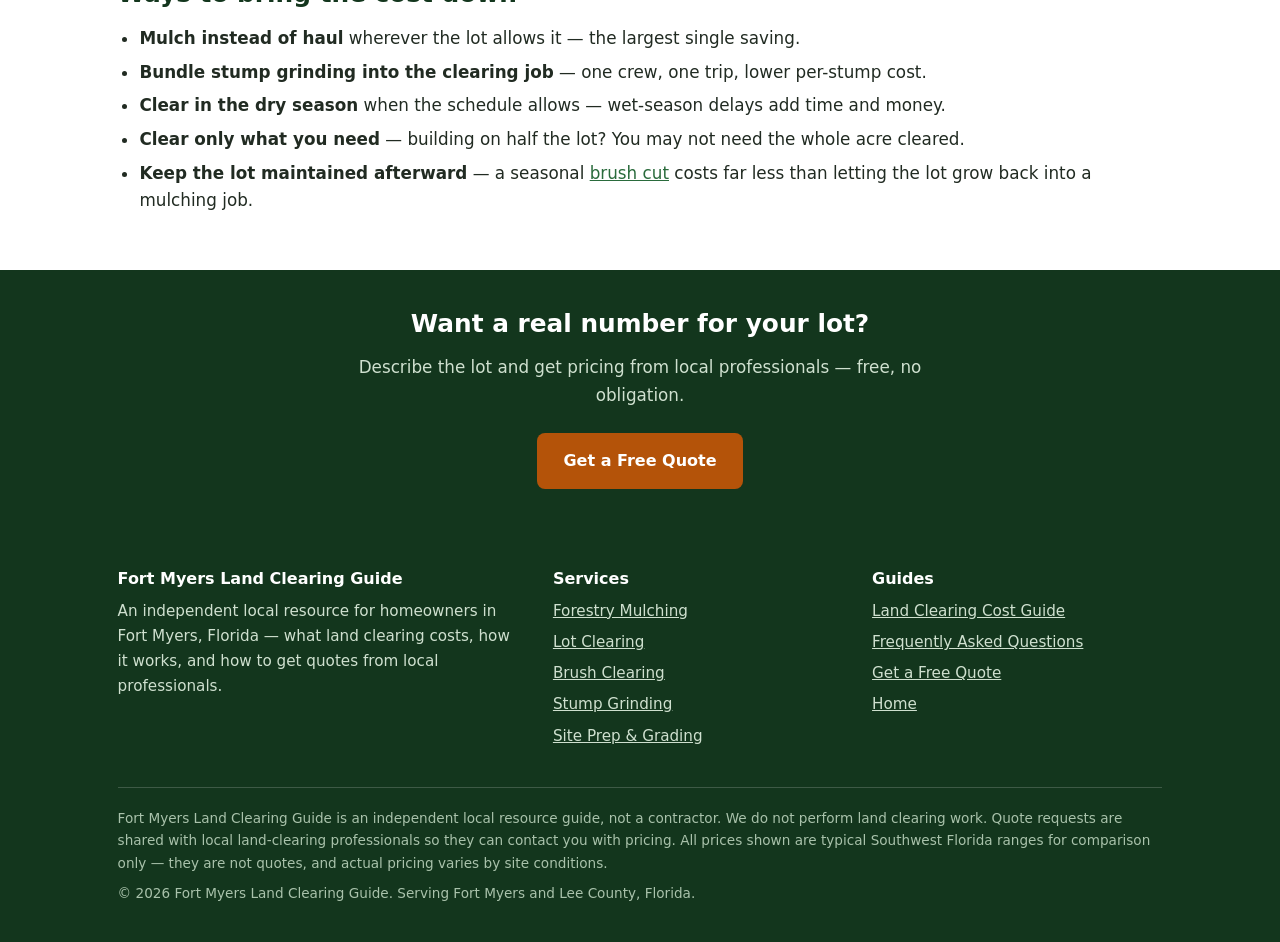
<file: cost-guide.html>
<!DOCTYPE html>
<html lang="en">
<head>
  <meta charset="UTF-8">
  <meta name="viewport" content="width=device-width, initial-scale=1.0">
  <title>Land Clearing Costs in Fort Myers, FL | 2026 Price Guide</title>
  <meta name="description" content="Land clearing costs in Fort Myers, FL: forestry mulching $800–$1,200/acre, cut-and-haul $1,500–$2,500/acre, and what moves the price — density, stumps, hauling, access, water frontage, and season.">
  <!-- PLACEHOLDER DOMAIN: replace nhigh723.github.io/fort-myers-land-clearing with the live domain on publish. -->
  <link rel="canonical" href="https://nhigh723.github.io/fort-myers-land-clearing/cost-guide.html">
  <link rel="icon" href="data:image/svg+xml,%3Csvg xmlns='http://www.w3.org/2000/svg' viewBox='0 0 64 64'%3E%3Crect width='64' height='64' rx='14' fill='%231e4d2b'/%3E%3Cpath d='M32 9 L47 31 H38 L51 47 H13 L26 31 H17 Z' fill='white'/%3E%3Crect x='29' y='47' width='6' height='8' fill='white'/%3E%3C/svg%3E">
  <link rel="stylesheet" href="css/style.css">
  <script type="application/ld+json">
  {
    "@context": "https://schema.org",
    "@type": "FAQPage",
    "mainEntity": [
      {
        "@type": "Question",
        "name": "How much does it cost to clear one acre in Fort Myers, FL?",
        "acceptedAnswer": {
          "@type": "Answer",
          "text": "For one acre in Fort Myers, forestry mulching typically costs $800–$1,200 and traditional cut-and-haul clearing typically costs $1,500–$2,500. Light mulching packages can start around $450 per acre, and full site prep with grading and haul runs around $1,100 per acre. The final price varies by vegetation density, terrain, access, and whether stumps and hauling are included."
        }
      },
      {
        "@type": "Question",
        "name": "What makes land clearing more expensive?",
        "acceptedAnswer": {
          "@type": "Answer",
          "text": "The biggest cost drivers are vegetation density (thick Brazilian pepper or melaleuca costs more than light brush), stump work (pulling stumps costs more than grinding them, and both cost more than leaving them), hauling (debris hauled off-site adds trucks and disposal), difficult access, wet or low-lying ground, storm debris mixed into the growth, and water frontage that limits access or adds protected-vegetation rules."
        }
      },
      {
        "@type": "Question",
        "name": "Is forestry mulching cheaper than traditional lot clearing?",
        "acceptedAnswer": {
          "@type": "Answer",
          "text": "Yes, usually. Forestry mulching typically costs $800–$1,200 per acre versus $1,500–$2,500 per acre for traditional cut-and-haul, because mulching needs no haul trucks and leaves the shredded material on site as mulch. Mulching is not the right choice when stumps must come out, storm debris needs hauling, or a clean building pad is needed."
        }
      }
    ]
  }
  </script>
</head>
<body>
  <a class="skip-link" href="#main">Skip to main content</a>

  <header class="site-header">
    <div class="container header-inner">
      <a class="brand" href="index.html" aria-label="Fort Myers Land Clearing Guide — home">
        <svg class="brand-mark" viewBox="0 0 64 64" role="img" aria-hidden="true"><rect width="64" height="64" rx="14" fill="#1e4d2b"/><path d="M32 9 L47 31 H38 L51 47 H13 L26 31 H17 Z" fill="white"/><rect x="29" y="47" width="6" height="8" fill="white"/></svg>
        <span class="brand-text">
          <span class="brand-name">Fort Myers</span>
          <span class="brand-tag">Land Clearing Guide</span>
        </span>
      </a>
      <button class="nav-toggle" type="button" aria-expanded="false" aria-controls="main-nav">
        <span class="nav-toggle-label">Menu</span> &#9776;
      </button>
      <nav class="main-nav" id="main-nav" aria-label="Main navigation">
        <ul>
          <li><a href="index.html">Home</a></li>
          <li class="has-sub">
            <button class="sub-toggle" type="button" aria-expanded="false">Services &#9662;</button>
            <ul class="sub">
              <li><a href="forestry-mulching.html">Forestry Mulching</a></li>
              <li><a href="lot-clearing.html">Lot Clearing</a></li>
              <li><a href="brush-clearing.html">Brush Clearing</a></li>
              <li><a href="stump-grinding.html">Stump Grinding</a></li>
              <li><a href="site-prep-grading.html">Site Prep &amp; Grading</a></li>
            </ul>
          </li>
          <li><a href="cost-guide.html" aria-current="page">Cost Guide</a></li>
          <li><a href="faq.html">FAQ</a></li>
          <li class="nav-cta"><a href="get-a-quote.html">Get a Free Quote</a></li>
        </ul>
      </nav>
    </div>
  </header>

  <main id="main">
    <section class="hero hero--plain">
      <div class="container">
        <h1>Land Clearing Costs in Fort Myers, FL</h1>
        <p class="lede">Clearing one acre in Fort Myers typically costs $800–$1,200 for forestry mulching or $1,500–$2,500 for traditional cut-and-haul. Below is every service priced, the factors that push a quote up or down, and how to tell a fair price from a bad one.</p>
      </div>
    </section>

    <nav class="container breadcrumbs" aria-label="Breadcrumb"><a href="index.html">Home</a> &rsaquo; Cost Guide</nav>

    <section class="section">
      <div class="container">
        <div class="callout">
          <p><strong>First, the honest framing: these are typical ranges, not quotes.</strong></p>
          <p>No two lots cost the same. The numbers below are typical Southwest Florida figures for residential work, drawn from published market pricing. What you actually pay turns on your lot's density, terrain, access, water frontage, and what needs to happen with stumps and debris. Use these figures to judge quotes — not as a price list.</p>
        </div>

        <h2>Typical prices at a glance</h2>
        <div class="table-wrap">
          <table>
            <thead>
              <tr><th scope="col">Service</th><th scope="col">Typical range</th><th scope="col">What it includes</th></tr>
            </thead>
            <tbody>
              <tr><td><a href="forestry-mulching.html">Forestry mulching</a></td><td class="price">$800–$1,200 / acre</td><td>Grinding trees and brush into mulch on site; no hauling</td></tr>
              <tr><td>Light mulching package</td><td class="price">From ~$450 / acre</td><td>Mulching for light growth and maintenance clearing</td></tr>
              <tr><td><a href="lot-clearing.html">Traditional cut-and-haul</a></td><td class="price">$1,500–$2,500 / acre</td><td>Full clearing with debris hauled off-site</td></tr>
              <tr><td>Clearing + stump grinding</td><td class="price">~$750 / acre</td><td>Enhanced clearing with stumps ground below grade</td></tr>
              <tr><td><a href="site-prep-grading.html">Full site prep with grading &amp; haul</a></td><td class="price">~$1,100 / acre</td><td>Clearing plus building pad, drainage, and finish grade</td></tr>
              <tr><td><a href="brush-clearing.html">Brush clearing / bush hogging</a></td><td class="price">Lowest-cost option</td><td>Cutting light overgrowth; priced per acre or per hour</td></tr>
              <tr><td><a href="stump-grinding.html">Stump grinding</a></td><td class="price">Priced per stump</td><td>By stump diameter and count; cheaper bundled with clearing</td></tr>
            </tbody>
          </table>
        </div>

        <h2>What a typical Fort Myers lot runs</h2>
        <p>Fort Myers residential lots are mostly a quarter-acre to one acre. Multiply the per-acre ranges out and most jobs land roughly here:</p>
        <div class="table-wrap">
          <table>
            <thead>
              <tr><th scope="col">Lot size</th><th scope="col">Forestry mulching</th><th scope="col">Cut-and-haul clearing</th></tr>
            </thead>
            <tbody>
              <tr><td>Quarter acre</td><td class="price">~$200–$300</td><td>~$375–$625</td></tr>
              <tr><td>Half acre</td><td class="price">~$400–$600</td><td>~$750–$1,250</td></tr>
              <tr><td>One acre</td><td class="price">~$800–$1,200</td><td>~$1,500–$2,500</td></tr>
              <tr><td>Two acres</td><td class="price">~$1,600–$2,400</td><td>~$3,000–$5,000</td></tr>
            </tbody>
          </table>
        </div>
        <p>That table is simple multiplication, so read it as a rough sense-check. Small jobs often carry a minimum charge, larger lots often get a slightly lower per-acre rate, and tight in-town parcels can run higher per acre than the table suggests because access is harder and setup time is the same. It is a starting point, not a price list.</p>

        <h2>What pushes the price up — and down</h2>
        <h3>How dense the growth is — the biggest lever</h3>
        <p>Light palmetto and grass go fast. A decade of unmanaged pepper, melaleuca, and tangled undergrowth takes far longer and wears equipment harder. A lot that was cut last year costs noticeably less to clear than one that has sat untouched for ten. On a lot that's been growing unchecked for years, budget for the top of the range — or beyond it.</p>
        <h3>What happens to the stumps</h3>
        <p>Leaving stumps at grade adds nothing to the bill. Grinding them below grade adds a moderate amount. Pulling them out with the root ball costs the most — bigger equipment, more time, and holes to backfill. Settle this before you collect quotes, or you will end up comparing different jobs against each other.</p>
        <h3>Hauling vs. mulching in place</h3>
        <p>Trucks, fuel, disposal fees, and time — hauling is what accounts for most of the gap between mulching ($800–$1,200/acre) and cut-and-haul ($1,500–$2,500/acre). If the lot can take a mulch layer, mulching is the single biggest saving available.</p>
        <h3>Access and terrain</h3>
        <p>A flat lot with a wide entrance is the easy case. Narrow access, a tight in-town side yard, wet low spots, or no road frontage all slow the work and can force smaller machines. Wet-season ground (May–October) makes everything slower on sandy soil. Riverfront and canal lots are often the hardest of all — access is usually limited to one side, and the water side can't be used for staging equipment or debris.</p>
        <h3>Storm debris mixed into the growth</h3>
        <p>Downed trees, broken limbs, and scattered debris from past storms can't go through a mulcher as-is. They have to be separated and hauled, which adds time and truckloads. A lot with heavy storm debris costs more than a lot with growth alone, and a reputable contractor will point that out after a site visit instead of surprising you halfway through the job.</p>
        <h3>Fill, if the job includes a building pad</h3>
        <p>Once site prep enters the picture, fill quantities drive the cost. Some lots need almost none; low-lying parcels near the river or canals can need many loads. Get the fill estimate in writing — it is the most common source of price surprises in site prep.</p>

        <h2>Included or extra? Check the fine print</h2>
        <p>Before you compare two quotes, check whether each one covers:</p>
        <ul>
          <li><strong>Permitting</strong> — city or county, depending on where the lot sits. Sometimes in the price, sometimes billed separately.</li>
          <li><strong>Florida 811 locates</strong> — normally handled by the contractor, but worth confirming.</li>
          <li><strong>Stump work</strong> — left, ground, or pulled? And ground to what depth?</li>
          <li><strong>Debris</strong> — hauled away, mulched in place, or left for you to deal with?</li>
          <li><strong>Cleanup</strong> — is the lot left walkable and clear, or is final cleanup an extra?</li>
          <li><strong>Grading</strong> — rough grade, finish grade, or nothing at all?</li>
        </ul>
        <p>Two quotes hundreds of dollars apart can both be fair if they describe different scopes. The cheapest number is only cheaper when it buys the same work.</p>

        <div class="callout callout--green">
          <p><strong>Comparing quotes without getting fooled</strong></p>
          <p>Get at least two, and make sure each one answers the same questions: what is included, how stumps are handled, whether hauling and permits are in the price, and how long the job takes. A quote that never asks about your lot's density, access, and plans is a guess — and guesses tend to get revised upward once the crew is on site.</p>
        </div>

        <h2>Ways to bring the cost down</h2>
        <ul>
          <li><strong>Mulch instead of haul</strong> wherever the lot allows it — the largest single saving.</li>
          <li><strong>Bundle stump grinding into the clearing job</strong> — one crew, one trip, lower per-stump cost.</li>
          <li><strong>Clear in the dry season</strong> when the schedule allows — wet-season delays add time and money.</li>
          <li><strong>Clear only what you need</strong> — building on half the lot? You may not need the whole acre cleared.</li>
          <li><strong>Keep the lot maintained afterward</strong> — a seasonal <a href="brush-clearing.html">brush cut</a> costs far less than letting the lot grow back into a mulching job.</li>
        </ul>
      </div>
    </section>

    <section class="cta-band">
      <div class="container">
        <h2>Want a real number for your lot?</h2>
        <p>Describe the lot and get pricing from local professionals — free, no obligation.</p>
        <a class="btn btn-amber" href="get-a-quote.html">Get a Free Quote</a>
      </div>
    </section>
  </main>

  <footer class="site-footer">
    <div class="container">
      <div class="footer-grid">
        <div>
          <h3>Fort Myers Land Clearing Guide</h3>
          <p>An independent local resource for homeowners in Fort Myers, Florida — what land clearing costs, how it works, and how to get quotes from local professionals.</p>
        </div>
        <div>
          <h3>Services</h3>
          <ul>
            <li><a href="forestry-mulching.html">Forestry Mulching</a></li>
            <li><a href="lot-clearing.html">Lot Clearing</a></li>
            <li><a href="brush-clearing.html">Brush Clearing</a></li>
            <li><a href="stump-grinding.html">Stump Grinding</a></li>
            <li><a href="site-prep-grading.html">Site Prep &amp; Grading</a></li>
          </ul>
        </div>
        <div>
          <h3>Guides</h3>
          <ul>
            <li><a href="cost-guide.html">Land Clearing Cost Guide</a></li>
            <li><a href="faq.html">Frequently Asked Questions</a></li>
            <li><a href="get-a-quote.html">Get a Free Quote</a></li>
            <li><a href="index.html">Home</a></li>
          </ul>
        </div>
      </div>
      <div class="footer-disclaimer">
        <p>Fort Myers Land Clearing Guide is an independent local resource guide, not a contractor. We do not perform land clearing work. Quote requests are shared with local land-clearing professionals so they can contact you with pricing. All prices shown are typical Southwest Florida ranges for comparison only — they are not quotes, and actual pricing varies by site conditions.</p>
        <p>&copy; 2026 Fort Myers Land Clearing Guide. Serving Fort Myers and Lee County, Florida.</p>
      </div>
    </div>
  </footer>

  <script src="js/main.js"></script>
</body>
</html>
</file>
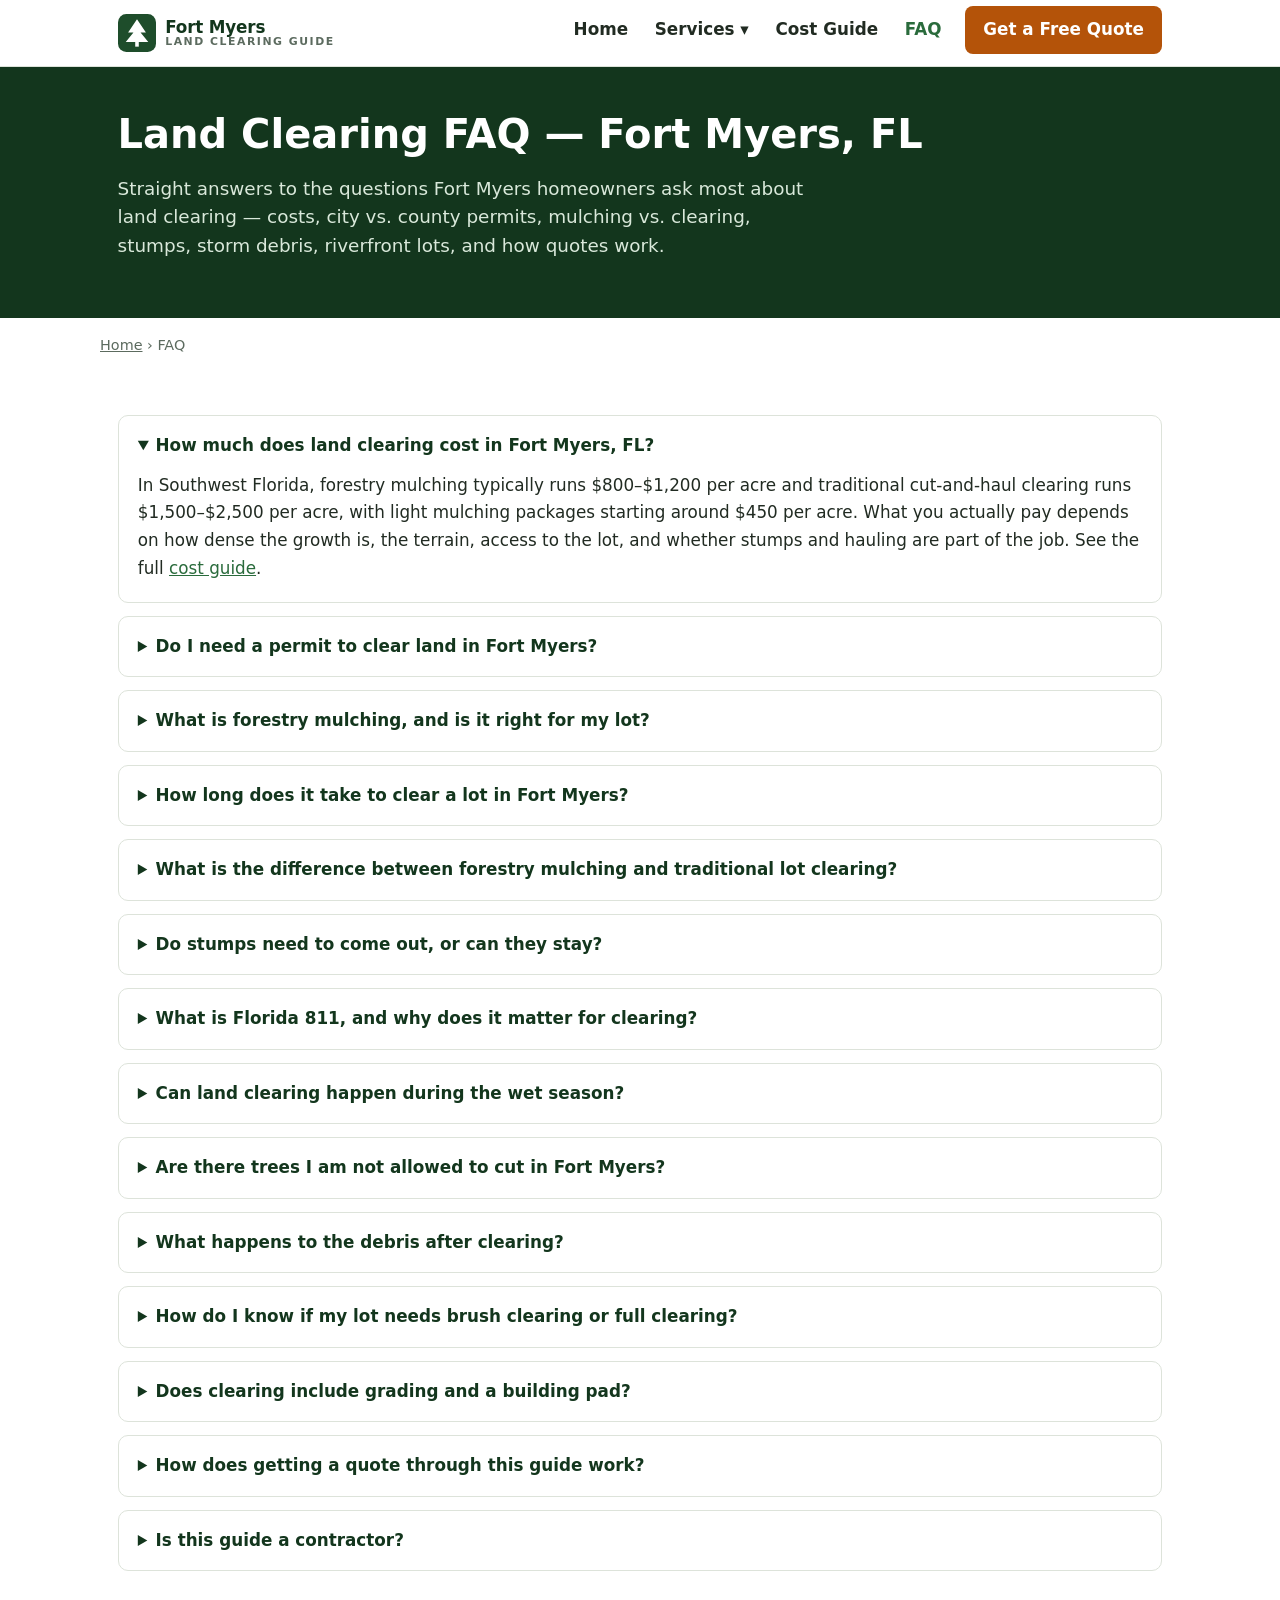
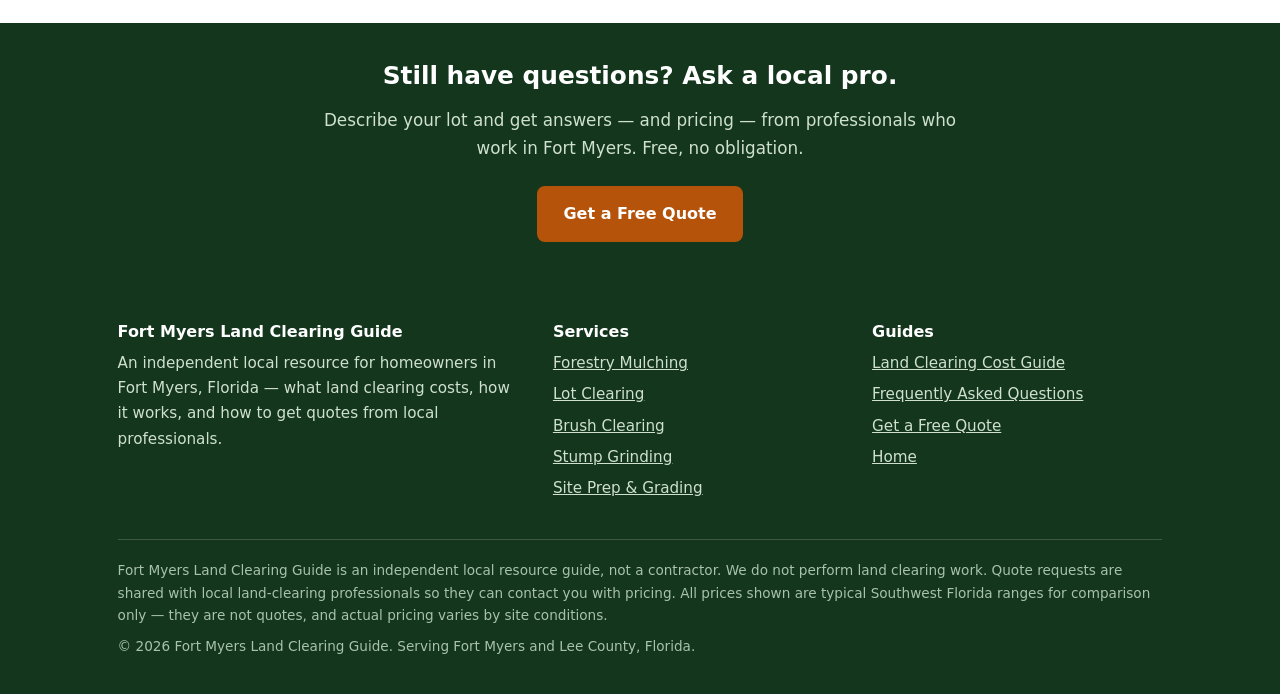
<file: faq.html>
<!DOCTYPE html>
<html lang="en">
<head>
  <meta charset="UTF-8">
  <meta name="viewport" content="width=device-width, initial-scale=1.0">
  <title>Land Clearing FAQ — Fort Myers, FL | Costs, Permits &amp; Timing</title>
  <meta name="description" content="Land clearing questions answered for Fort Myers, FL: costs, city vs. county permits, Florida 811, forestry mulching vs. clearing, stumps, storm debris, riverfront lots, and how quotes work.">
  <!-- PLACEHOLDER DOMAIN: replace nhigh723.github.io/fort-myers-land-clearing with the live domain on publish. -->
  <link rel="canonical" href="https://nhigh723.github.io/fort-myers-land-clearing/faq.html">
  <link rel="icon" href="data:image/svg+xml,%3Csvg xmlns='http://www.w3.org/2000/svg' viewBox='0 0 64 64'%3E%3Crect width='64' height='64' rx='14' fill='%231e4d2b'/%3E%3Cpath d='M32 9 L47 31 H38 L51 47 H13 L26 31 H17 Z' fill='white'/%3E%3Crect x='29' y='47' width='6' height='8' fill='white'/%3E%3C/svg%3E">
  <link rel="stylesheet" href="css/style.css">
  <script type="application/ld+json">
  {
    "@context": "https://schema.org",
    "@type": "FAQPage",
    "mainEntity": [
      {
        "@type": "Question",
        "name": "How much does land clearing cost in Fort Myers, FL?",
        "acceptedAnswer": { "@type": "Answer", "text": "In Southwest Florida, forestry mulching typically runs $800–$1,200 per acre and traditional cut-and-haul clearing runs $1,500–$2,500 per acre, with light mulching packages starting around $450 per acre. What you actually pay depends on how dense the growth is, the terrain, access to the lot, and whether stumps and hauling are part of the job." }
      },
      {
        "@type": "Question",
        "name": "Do I need a permit to clear land in Fort Myers?",
        "acceptedAnswer": { "@type": "Answer", "text": "It depends on the lot's location. Clearing permits come from the City of Fort Myers inside city limits and from Lee County in unincorporated areas. A permit is typically needed for larger lots, lots near wetlands or waterways, and clearing tied to new construction. Contractors usually handle the permit — ask whether that is included in your quote." }
      },
      {
        "@type": "Question",
        "name": "What is forestry mulching, and is it right for my lot?",
        "acceptedAnswer": { "@type": "Answer", "text": "Forestry mulching is a single-machine method: a tracked mulcher shreds trees, brush, and undergrowth and lays the material back down as mulch, with no hauling and little ground disturbance. It suits overgrown lots and Brazilian pepper or melaleuca removal, and lots where a stable, mulch-covered ground is fine. It does not suit lots where stumps must come out or a clean graded building pad is needed." }
      },
      {
        "@type": "Question",
        "name": "How long does it take to clear a lot in Fort Myers?",
        "acceptedAnswer": { "@type": "Answer", "text": "Most quarter-acre to one-acre residential lots take one to a few days to clear, depending on growth density and whether stumps, hauling, and grading are included. Wet-season rain (May–October) can slow work on saturated sandy soil, and riverfront or canal lots can take longer because of access limits and protected-vegetation checks." }
      },
      {
        "@type": "Question",
        "name": "What is the difference between forestry mulching and traditional lot clearing?",
        "acceptedAnswer": { "@type": "Answer", "text": "Mulching shreds growth into mulch on site — cheaper at $800–$1,200 per acre and faster, but stumps remain and the ground ends up covered in mulch. Traditional clearing cuts everything down and hauls the debris away at $1,500–$2,500 per acre, leaving a clean lot ready to build on. Mulching fits lots that just need opening up; full clearing fits building sites and lots with storm debris." }
      },
      {
        "@type": "Question",
        "name": "Do stumps need to come out, or can they stay?",
        "acceptedAnswer": { "@type": "Answer", "text": "It depends on the lot's future. Stumps can stay if the lot is only being opened up. For lawns and landscaping they should be ground below grade, and where a foundation, pool, septic system, or utility line will go, they need to be pulled out entirely. Grinding costs less than pulling and is the right choice for most homeowners." }
      },
      {
        "@type": "Question",
        "name": "What is Florida 811, and why does it matter for clearing?",
        "acceptedAnswer": { "@type": "Answer", "text": "Florida 811 is the free service that marks underground utilities before anyone digs. A locate is required before stump pulling, grading, or any work that breaks ground. Contractors usually request the locate — confirm it is covered before work begins." }
      },
      {
        "@type": "Question",
        "name": "Can land clearing happen during the wet season?",
        "acceptedAnswer": { "@type": "Answer", "text": "Yes, but May–October work can run slower. Heavy rain saturates Fort Myers' sandy soil, which ruts easily under tracked machines, and storms can push a job back several days. The dry season is normally faster and cleaner, though a good operator works year-round and will say honestly when conditions call for a wait." }
      },
      {
        "@type": "Question",
        "name": "Are there trees I am not allowed to cut in Fort Myers?",
        "acceptedAnswer": { "@type": "Answer", "text": "Yes. Some native trees — live oaks and sabal palms, for example — and vegetation along wetland edges have protections under city, county, and state rules. Mangroves along the river and canals are protected statewide and may only be trimmed by a qualified professional. A reputable contractor will identify protected trees and wetland areas before cutting, and lots bordering water or a preserve get extra review." }
      },
      {
        "@type": "Question",
        "name": "What happens to the debris after clearing?",
        "acceptedAnswer": { "@type": "Answer", "text": "It depends on the method. Mulching leaves shredded material on the lot as a mulch layer. Traditional clearing loads debris and hauls it off-site. Brush clearing leaves cut material to break down. Storm debris — downed trees, broken limbs, fencing — is separated and hauled. Debris handling is part of the quote, so check whether hauling and disposal are included." }
      },
      {
        "@type": "Question",
        "name": "How do I know if my lot needs brush clearing or full clearing?",
        "acceptedAnswer": { "@type": "Answer", "text": "Walk the lot. If you can push through the growth, brush clearing (bush hogging) will probably handle it. If pepper and palmetto form a wall you cannot get through, the job needs forestry mulching or full clearing. A few photos are usually enough for a local professional to tell you which one fits." }
      },
      {
        "@type": "Question",
        "name": "Does clearing include grading and a building pad?",
        "acceptedAnswer": { "@type": "Answer", "text": "No, not on its own. Clearing takes the vegetation off; site prep and grading shape the ground for building — a compacted pad, drainage, driveway base, and finish grade. Homeowners often book both as one project with the same crew. Full site prep with grading and haul runs around $1,100 per acre in Southwest Florida." }
      },
      {
        "@type": "Question",
        "name": "How does getting a quote through this guide work?",
        "acceptedAnswer": { "@type": "Answer", "text": "You describe the lot — its size, what is growing on it, and what you plan to do with it. Your request goes to local land-clearing professionals who work in Fort Myers, and they contact you directly with pricing. There is no obligation, and the guide does not perform clearing work or charge you for the request." }
      },
      {
        "@type": "Question",
        "name": "Is this guide a contractor?",
        "acceptedAnswer": { "@type": "Answer", "text": "No. Fort Myers Land Clearing Guide is an independent local resource guide, not a contractor. We publish local information about land clearing and connect homeowners with local professionals who do the work. We do not hold a contractor license and do not perform clearing, grading, or tree work." }
      }
    ]
  }
  </script>
</head>
<body>
  <a class="skip-link" href="#main">Skip to main content</a>

  <header class="site-header">
    <div class="container header-inner">
      <a class="brand" href="index.html" aria-label="Fort Myers Land Clearing Guide — home">
        <svg class="brand-mark" viewBox="0 0 64 64" role="img" aria-hidden="true"><rect width="64" height="64" rx="14" fill="#1e4d2b"/><path d="M32 9 L47 31 H38 L51 47 H13 L26 31 H17 Z" fill="white"/><rect x="29" y="47" width="6" height="8" fill="white"/></svg>
        <span class="brand-text">
          <span class="brand-name">Fort Myers</span>
          <span class="brand-tag">Land Clearing Guide</span>
        </span>
      </a>
      <button class="nav-toggle" type="button" aria-expanded="false" aria-controls="main-nav">
        <span class="nav-toggle-label">Menu</span> &#9776;
      </button>
      <nav class="main-nav" id="main-nav" aria-label="Main navigation">
        <ul>
          <li><a href="index.html">Home</a></li>
          <li class="has-sub">
            <button class="sub-toggle" type="button" aria-expanded="false">Services &#9662;</button>
            <ul class="sub">
              <li><a href="forestry-mulching.html">Forestry Mulching</a></li>
              <li><a href="lot-clearing.html">Lot Clearing</a></li>
              <li><a href="brush-clearing.html">Brush Clearing</a></li>
              <li><a href="stump-grinding.html">Stump Grinding</a></li>
              <li><a href="site-prep-grading.html">Site Prep &amp; Grading</a></li>
            </ul>
          </li>
          <li><a href="cost-guide.html">Cost Guide</a></li>
          <li><a href="faq.html" aria-current="page">FAQ</a></li>
          <li class="nav-cta"><a href="get-a-quote.html">Get a Free Quote</a></li>
        </ul>
      </nav>
    </div>
  </header>

  <main id="main">
    <section class="hero hero--plain">
      <div class="container">
        <h1>Land Clearing FAQ — Fort Myers, FL</h1>
        <p class="lede">Straight answers to the questions Fort Myers homeowners ask most about land clearing — costs, city vs. county permits, mulching vs. clearing, stumps, storm debris, riverfront lots, and how quotes work.</p>
      </div>
    </section>

    <nav class="container breadcrumbs" aria-label="Breadcrumb"><a href="index.html">Home</a> &rsaquo; FAQ</nav>

    <section class="section">
      <div class="container">
        <div class="faq-list">
          <details open>
            <summary>How much does land clearing cost in Fort Myers, FL?</summary>
            <p>In Southwest Florida, forestry mulching typically runs $800–$1,200 per acre and traditional cut-and-haul clearing runs $1,500–$2,500 per acre, with light mulching packages starting around $450 per acre. What you actually pay depends on how dense the growth is, the terrain, access to the lot, and whether stumps and hauling are part of the job. See the full <a href="cost-guide.html">cost guide</a>.</p>
          </details>
          <details>
            <summary>Do I need a permit to clear land in Fort Myers?</summary>
            <p>It depends on the lot's location. Clearing permits come from the City of Fort Myers inside city limits and from Lee County in unincorporated areas. A permit is typically needed for larger lots, lots near wetlands or waterways, and clearing tied to new construction. Contractors usually handle the permit — ask whether that's included in your quote.</p>
          </details>
          <details>
            <summary>What is forestry mulching, and is it right for my lot?</summary>
            <p>Forestry mulching is a single-machine method: a tracked mulcher shreds trees, brush, and undergrowth and lays the material back down as mulch, with no hauling and little ground disturbance. It suits overgrown lots and Brazilian pepper or melaleuca removal, and lots where a stable, mulch-covered ground is fine. It does not suit lots where stumps must come out or a clean graded building pad is needed. <a href="forestry-mulching.html">More on forestry mulching</a>.</p>
          </details>
          <details>
            <summary>How long does it take to clear a lot in Fort Myers?</summary>
            <p>Most quarter-acre to one-acre residential lots take one to a few days to clear, depending on growth density and whether stumps, hauling, and grading are included. Wet-season rain (May–October) can slow work on saturated sandy soil, and riverfront or canal lots can take longer because of access limits and protected-vegetation checks.</p>
          </details>
          <details>
            <summary>What is the difference between forestry mulching and traditional lot clearing?</summary>
            <p>Mulching shreds growth into mulch on site — cheaper at $800–$1,200 per acre and faster, but stumps remain and the ground ends up covered in mulch. Traditional clearing cuts everything down and hauls the debris away at $1,500–$2,500 per acre, leaving a clean lot ready to build on. Mulching fits lots that just need opening up; full clearing fits building sites and lots with storm debris. Compare both in the <a href="lot-clearing.html">lot clearing guide</a>.</p>
          </details>
          <details>
            <summary>Do stumps need to come out, or can they stay?</summary>
            <p>It depends on the lot's future. Stumps can stay if the lot is only being opened up. For lawns and landscaping they should be ground below grade, and where a foundation, pool, septic system, or utility line will go, they need to be pulled out entirely. Grinding costs less than pulling and is the right choice for most homeowners. <a href="stump-grinding.html">More on stump grinding</a>.</p>
          </details>
          <details>
            <summary>What is Florida 811, and why does it matter for clearing?</summary>
            <p>Florida 811 is the free service that marks underground utilities before anyone digs. A locate is required before stump pulling, grading, or any work that breaks ground. Contractors usually request the locate — confirm it is covered before work begins.</p>
          </details>
          <details>
            <summary>Can land clearing happen during the wet season?</summary>
            <p>Yes, but May–October work can run slower. Heavy rain saturates Fort Myers' sandy soil, which ruts easily under tracked machines, and storms can push a job back several days. The dry season is normally faster and cleaner, though a good operator works year-round and will say honestly when conditions call for a wait.</p>
          </details>
          <details>
            <summary>Are there trees I am not allowed to cut in Fort Myers?</summary>
            <p>Yes. Some native trees — live oaks and sabal palms, for example — and vegetation along wetland edges have protections under city, county, and state rules. Mangroves along the river and canals are protected statewide and may only be trimmed by a qualified professional. A reputable contractor will identify protected trees and wetland areas before cutting, and lots bordering water or a preserve get extra review.</p>
          </details>
          <details>
            <summary>What happens to the debris after clearing?</summary>
            <p>It depends on the method. Mulching leaves shredded material on the lot as a mulch layer. Traditional clearing loads debris and hauls it off-site. Brush clearing leaves cut material to break down. Storm debris — downed trees, broken limbs, fencing — is separated and hauled. Debris handling is part of the quote, so check whether hauling and disposal are included.</p>
          </details>
          <details>
            <summary>How do I know if my lot needs brush clearing or full clearing?</summary>
            <p>Walk the lot. If you can push through the growth, <a href="brush-clearing.html">brush clearing</a> (bush hogging) will probably handle it. If pepper and palmetto form a wall you can't get through, the job needs <a href="forestry-mulching.html">forestry mulching</a> or full clearing. A few photos are usually enough for a local professional to tell you which one fits.</p>
          </details>
          <details>
            <summary>Does clearing include grading and a building pad?</summary>
            <p>No, not on its own. Clearing takes the vegetation off; <a href="site-prep-grading.html">site prep and grading</a> shape the ground for building — a compacted pad, drainage, driveway base, and finish grade. Homeowners often book both as one project with the same crew. Full site prep with grading and haul runs around $1,100 per acre in Southwest Florida.</p>
          </details>
          <details>
            <summary>How does getting a quote through this guide work?</summary>
            <p>You describe the lot — its size, what is growing on it, and what you plan to do with it. Your request goes to local land-clearing professionals who work in Fort Myers, and they contact you directly with pricing. There is no obligation, and the guide does not perform clearing work or charge you for the request. <a href="get-a-quote.html">Request a quote</a>.</p>
          </details>
          <details>
            <summary>Is this guide a contractor?</summary>
            <p>No. Fort Myers Land Clearing Guide is an independent local resource guide, not a contractor. We publish local information about land clearing and connect homeowners with local professionals who do the work. We do not hold a contractor license and do not perform clearing, grading, or tree work.</p>
          </details>
        </div>
      </div>
    </section>

    <section class="cta-band">
      <div class="container">
        <h2>Still have questions? Ask a local pro.</h2>
        <p>Describe your lot and get answers — and pricing — from professionals who work in Fort Myers. Free, no obligation.</p>
        <a class="btn btn-amber" href="get-a-quote.html">Get a Free Quote</a>
      </div>
    </section>
  </main>

  <footer class="site-footer">
    <div class="container">
      <div class="footer-grid">
        <div>
          <h3>Fort Myers Land Clearing Guide</h3>
          <p>An independent local resource for homeowners in Fort Myers, Florida — what land clearing costs, how it works, and how to get quotes from local professionals.</p>
        </div>
        <div>
          <h3>Services</h3>
          <ul>
            <li><a href="forestry-mulching.html">Forestry Mulching</a></li>
            <li><a href="lot-clearing.html">Lot Clearing</a></li>
            <li><a href="brush-clearing.html">Brush Clearing</a></li>
            <li><a href="stump-grinding.html">Stump Grinding</a></li>
            <li><a href="site-prep-grading.html">Site Prep &amp; Grading</a></li>
          </ul>
        </div>
        <div>
          <h3>Guides</h3>
          <ul>
            <li><a href="cost-guide.html">Land Clearing Cost Guide</a></li>
            <li><a href="faq.html">Frequently Asked Questions</a></li>
            <li><a href="get-a-quote.html">Get a Free Quote</a></li>
            <li><a href="index.html">Home</a></li>
          </ul>
        </div>
      </div>
      <div class="footer-disclaimer">
        <p>Fort Myers Land Clearing Guide is an independent local resource guide, not a contractor. We do not perform land clearing work. Quote requests are shared with local land-clearing professionals so they can contact you with pricing. All prices shown are typical Southwest Florida ranges for comparison only — they are not quotes, and actual pricing varies by site conditions.</p>
        <p>&copy; 2026 Fort Myers Land Clearing Guide. Serving Fort Myers and Lee County, Florida.</p>
      </div>
    </div>
  </footer>

  <script src="js/main.js"></script>
</body>
</html>
</file>
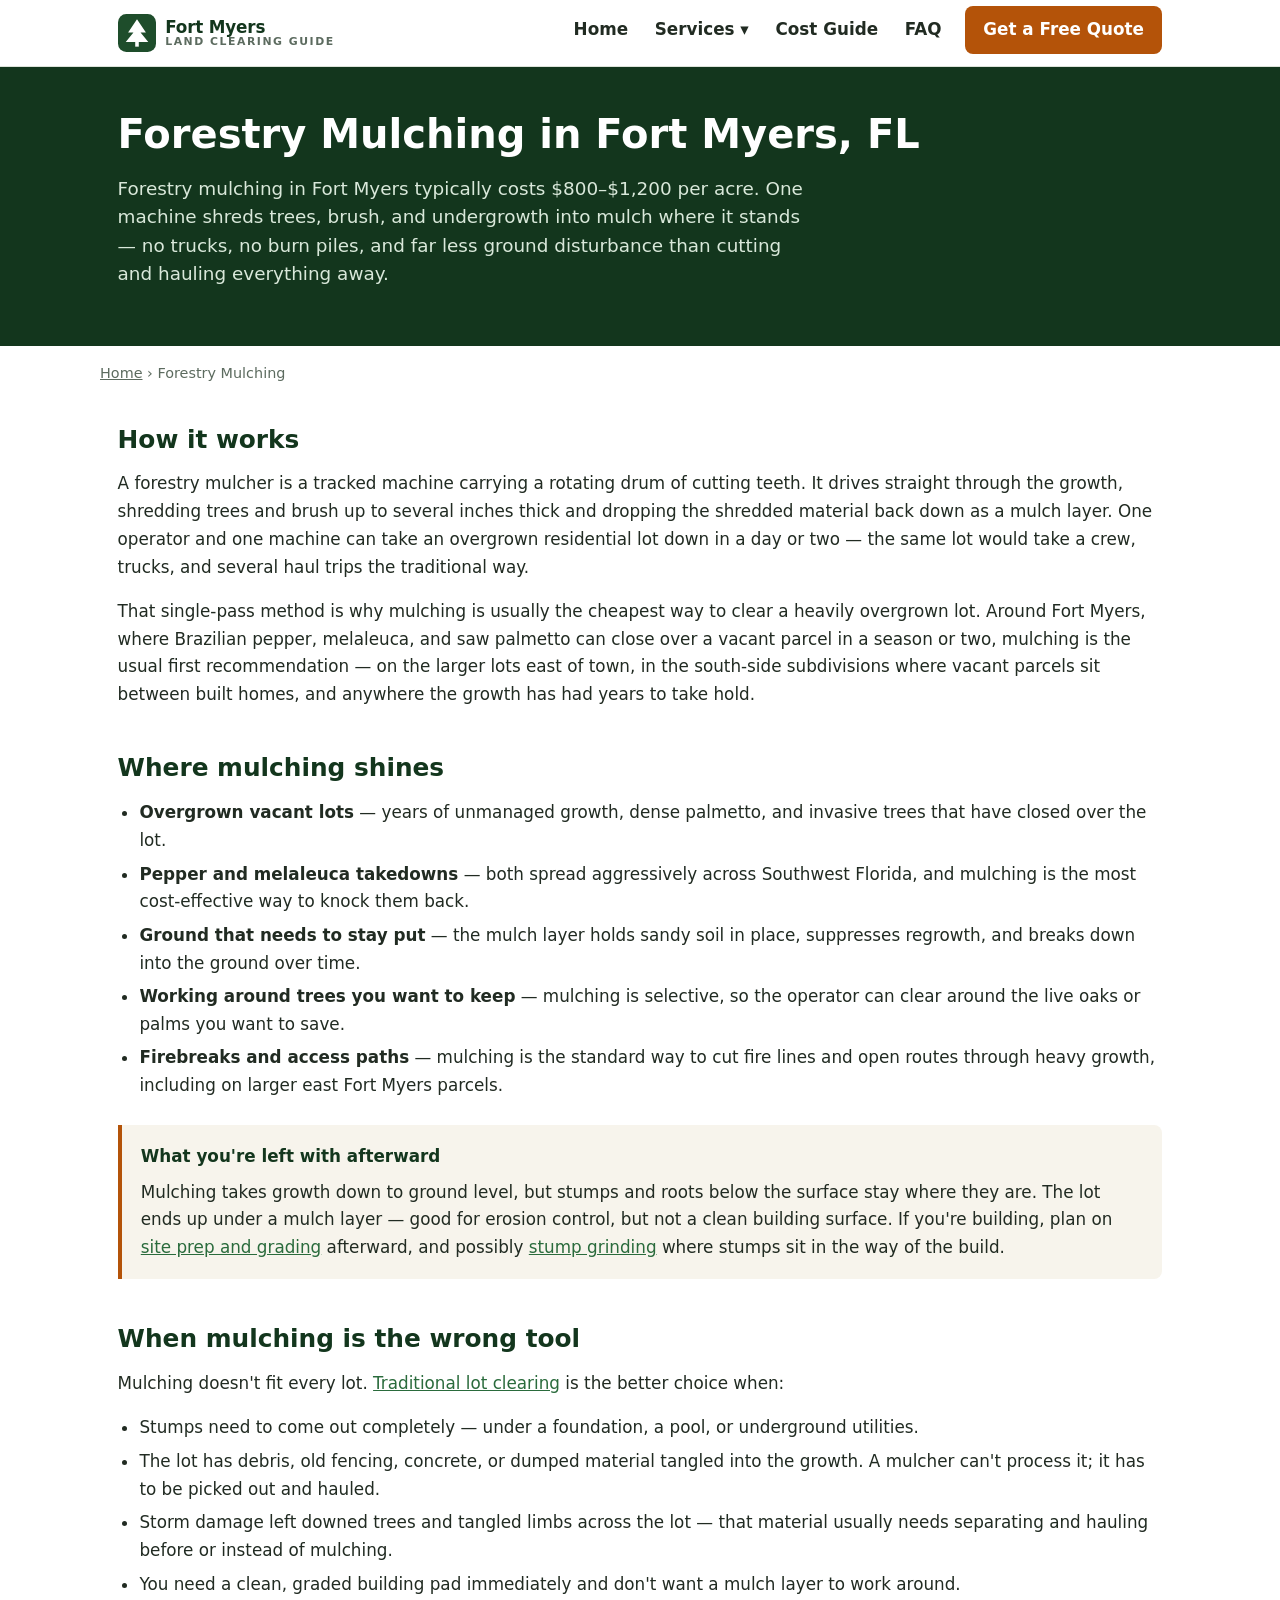
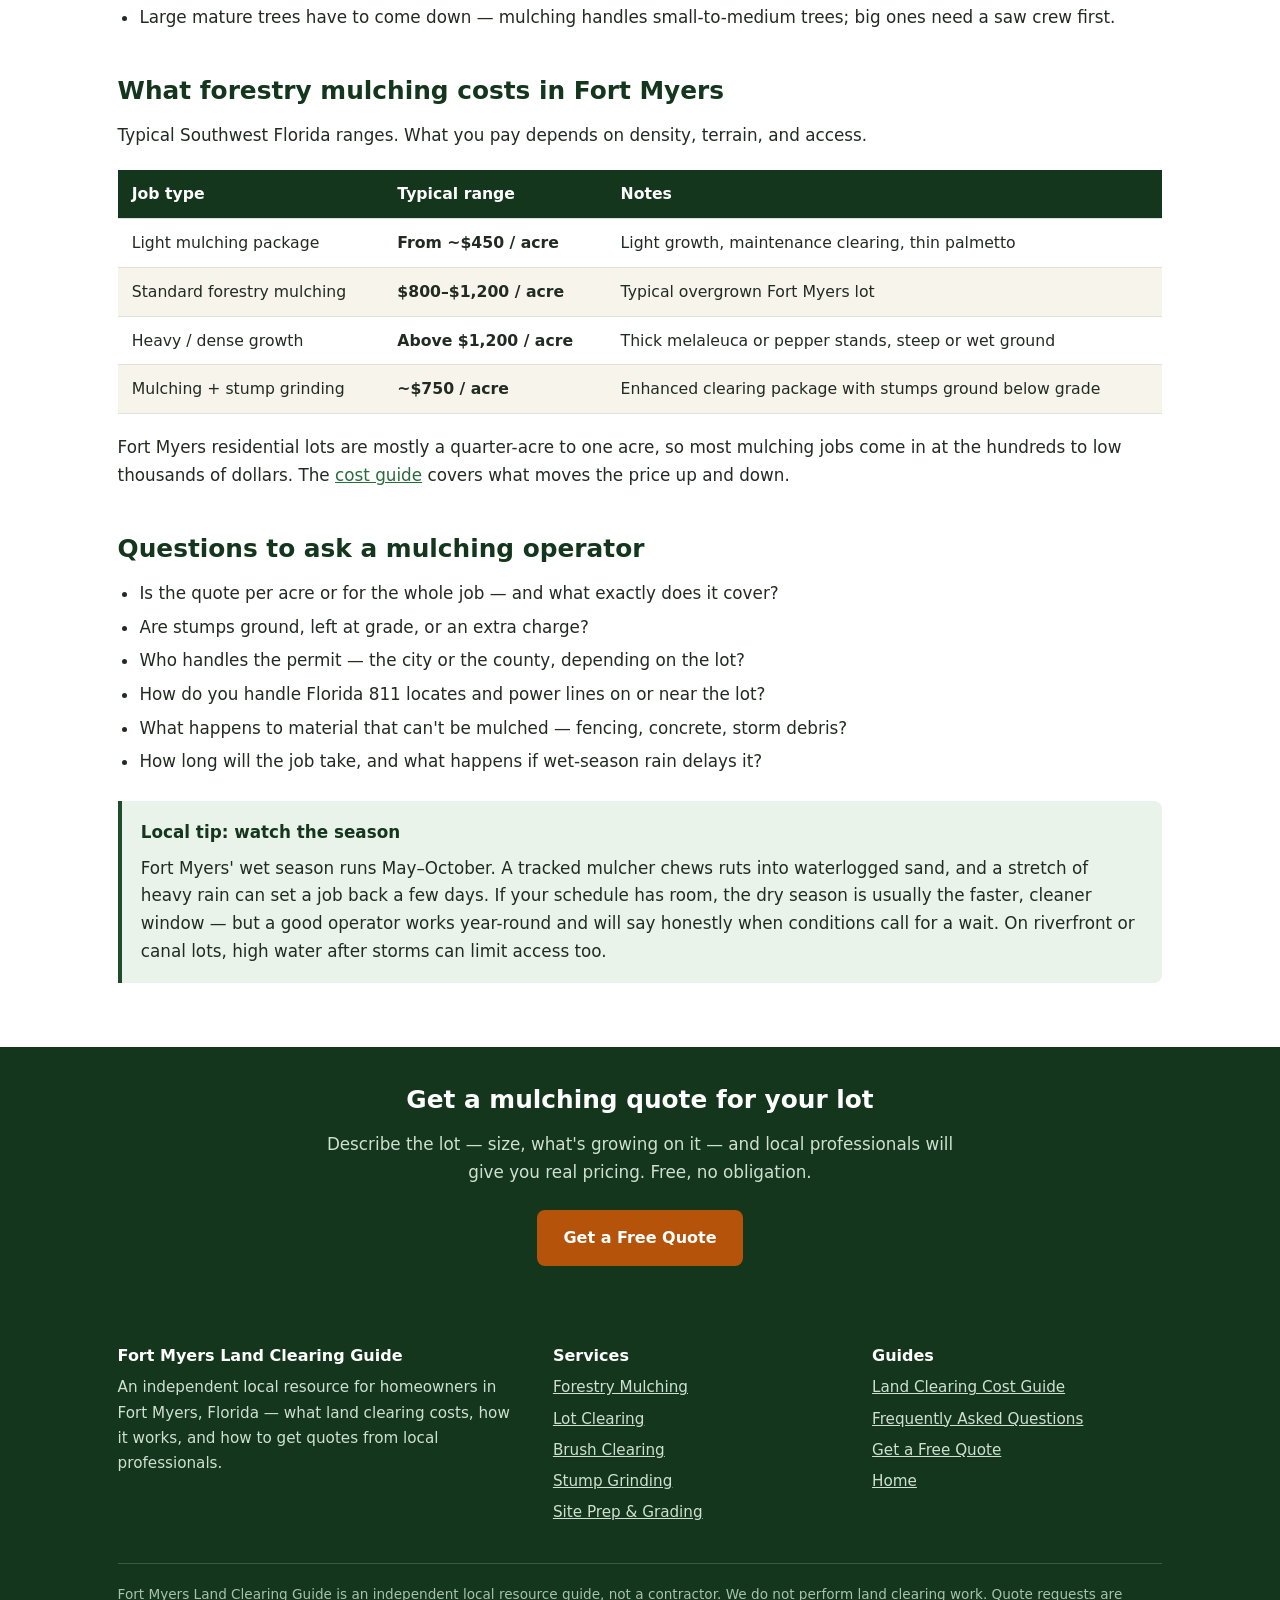
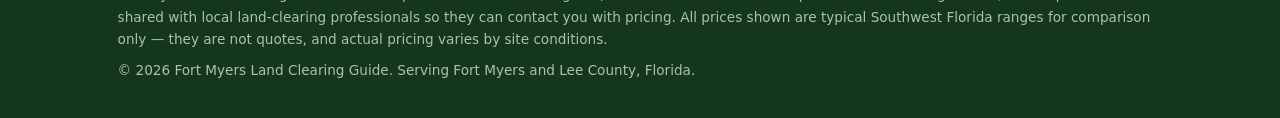
<file: forestry-mulching.html>
<!DOCTYPE html>
<html lang="en">
<head>
  <meta charset="UTF-8">
  <meta name="viewport" content="width=device-width, initial-scale=1.0">
  <title>Forestry Mulching in Fort Myers, FL | Costs &amp; What to Expect</title>
  <meta name="description" content="Forestry mulching in Fort Myers, FL typically costs $800–$1,200 per acre. How mulching works, when it's the right choice for Brazilian pepper and melaleuca, and what it leaves behind.">
  <!-- PLACEHOLDER DOMAIN: replace nhigh723.github.io/fort-myers-land-clearing with the live domain on publish. -->
  <link rel="canonical" href="https://nhigh723.github.io/fort-myers-land-clearing/forestry-mulching.html">
  <link rel="icon" href="data:image/svg+xml,%3Csvg xmlns='http://www.w3.org/2000/svg' viewBox='0 0 64 64'%3E%3Crect width='64' height='64' rx='14' fill='%231e4d2b'/%3E%3Cpath d='M32 9 L47 31 H38 L51 47 H13 L26 31 H17 Z' fill='white'/%3E%3Crect x='29' y='47' width='6' height='8' fill='white'/%3E%3C/svg%3E">
  <link rel="stylesheet" href="css/style.css">
  <script type="application/ld+json">
  {
    "@context": "https://schema.org",
    "@type": "Service",
    "name": "Forestry Mulching in Fort Myers, FL",
    "description": "A local guide to forestry mulching in Fort Myers, Florida — how mulching works, typical costs, and how to get quotes from local professionals who perform the work.",
    "areaServed": { "@type": "City", "name": "Fort Myers", "addressRegion": "FL" },
    "provider": { "@type": "Organization", "name": "Fort Myers Land Clearing Guide", "url": "https://nhigh723.github.io/fort-myers-land-clearing/" }
  }
  </script>
</head>
<body>
  <a class="skip-link" href="#main">Skip to main content</a>

  <header class="site-header">
    <div class="container header-inner">
      <a class="brand" href="index.html" aria-label="Fort Myers Land Clearing Guide — home">
        <svg class="brand-mark" viewBox="0 0 64 64" role="img" aria-hidden="true"><rect width="64" height="64" rx="14" fill="#1e4d2b"/><path d="M32 9 L47 31 H38 L51 47 H13 L26 31 H17 Z" fill="white"/><rect x="29" y="47" width="6" height="8" fill="white"/></svg>
        <span class="brand-text">
          <span class="brand-name">Fort Myers</span>
          <span class="brand-tag">Land Clearing Guide</span>
        </span>
      </a>
      <button class="nav-toggle" type="button" aria-expanded="false" aria-controls="main-nav">
        <span class="nav-toggle-label">Menu</span> &#9776;
      </button>
      <nav class="main-nav" id="main-nav" aria-label="Main navigation">
        <ul>
          <li><a href="index.html">Home</a></li>
          <li class="has-sub">
            <button class="sub-toggle" type="button" aria-expanded="false">Services &#9662;</button>
            <ul class="sub">
              <li><a href="forestry-mulching.html" aria-current="page">Forestry Mulching</a></li>
              <li><a href="lot-clearing.html">Lot Clearing</a></li>
              <li><a href="brush-clearing.html">Brush Clearing</a></li>
              <li><a href="stump-grinding.html">Stump Grinding</a></li>
              <li><a href="site-prep-grading.html">Site Prep &amp; Grading</a></li>
            </ul>
          </li>
          <li><a href="cost-guide.html">Cost Guide</a></li>
          <li><a href="faq.html">FAQ</a></li>
          <li class="nav-cta"><a href="get-a-quote.html">Get a Free Quote</a></li>
        </ul>
      </nav>
    </div>
  </header>

  <main id="main">
    <section class="hero hero--plain">
      <div class="container">
        <h1>Forestry Mulching in Fort Myers, FL</h1>
        <p class="lede">Forestry mulching in Fort Myers typically costs $800–$1,200 per acre. One machine shreds trees, brush, and undergrowth into mulch where it stands — no trucks, no burn piles, and far less ground disturbance than cutting and hauling everything away.</p>
      </div>
    </section>

    <nav class="container breadcrumbs" aria-label="Breadcrumb"><a href="index.html">Home</a> &rsaquo; Forestry Mulching</nav>

    <section class="section">
      <div class="container">
        <h2>How it works</h2>
        <p>A forestry mulcher is a tracked machine carrying a rotating drum of cutting teeth. It drives straight through the growth, shredding trees and brush up to several inches thick and dropping the shredded material back down as a mulch layer. One operator and one machine can take an overgrown residential lot down in a day or two — the same lot would take a crew, trucks, and several haul trips the traditional way.</p>
        <p>That single-pass method is why mulching is usually the cheapest way to clear a heavily overgrown lot. Around Fort Myers, where Brazilian pepper, melaleuca, and saw palmetto can close over a vacant parcel in a season or two, mulching is the usual first recommendation — on the larger lots east of town, in the south-side subdivisions where vacant parcels sit between built homes, and anywhere the growth has had years to take hold.</p>

        <h2>Where mulching shines</h2>
        <ul>
          <li><strong>Overgrown vacant lots</strong> — years of unmanaged growth, dense palmetto, and invasive trees that have closed over the lot.</li>
          <li><strong>Pepper and melaleuca takedowns</strong> — both spread aggressively across Southwest Florida, and mulching is the most cost-effective way to knock them back.</li>
          <li><strong>Ground that needs to stay put</strong> — the mulch layer holds sandy soil in place, suppresses regrowth, and breaks down into the ground over time.</li>
          <li><strong>Working around trees you want to keep</strong> — mulching is selective, so the operator can clear around the live oaks or palms you want to save.</li>
          <li><strong>Firebreaks and access paths</strong> — mulching is the standard way to cut fire lines and open routes through heavy growth, including on larger east Fort Myers parcels.</li>
        </ul>

        <div class="callout">
          <p><strong>What you're left with afterward</strong></p>
          <p>Mulching takes growth down to ground level, but stumps and roots below the surface stay where they are. The lot ends up under a mulch layer — good for erosion control, but not a clean building surface. If you're building, plan on <a href="site-prep-grading.html">site prep and grading</a> afterward, and possibly <a href="stump-grinding.html">stump grinding</a> where stumps sit in the way of the build.</p>
        </div>

        <h2>When mulching is the wrong tool</h2>
        <p>Mulching doesn't fit every lot. <a href="lot-clearing.html">Traditional lot clearing</a> is the better choice when:</p>
        <ul>
          <li>Stumps need to come out completely — under a foundation, a pool, or underground utilities.</li>
          <li>The lot has debris, old fencing, concrete, or dumped material tangled into the growth. A mulcher can't process it; it has to be picked out and hauled.</li>
          <li>Storm damage left downed trees and tangled limbs across the lot — that material usually needs separating and hauling before or instead of mulching.</li>
          <li>You need a clean, graded building pad immediately and don't want a mulch layer to work around.</li>
          <li>Large mature trees have to come down — mulching handles small-to-medium trees; big ones need a saw crew first.</li>
        </ul>

        <h2>What forestry mulching costs in Fort Myers</h2>
        <p>Typical Southwest Florida ranges. What you pay depends on density, terrain, and access.</p>
        <div class="table-wrap">
          <table>
            <thead>
              <tr><th scope="col">Job type</th><th scope="col">Typical range</th><th scope="col">Notes</th></tr>
            </thead>
            <tbody>
              <tr><td>Light mulching package</td><td class="price">From ~$450 / acre</td><td>Light growth, maintenance clearing, thin palmetto</td></tr>
              <tr><td>Standard forestry mulching</td><td class="price">$800–$1,200 / acre</td><td>Typical overgrown Fort Myers lot</td></tr>
              <tr><td>Heavy / dense growth</td><td class="price">Above $1,200 / acre</td><td>Thick melaleuca or pepper stands, steep or wet ground</td></tr>
              <tr><td>Mulching + stump grinding</td><td class="price">~$750 / acre</td><td>Enhanced clearing package with stumps ground below grade</td></tr>
            </tbody>
          </table>
        </div>
        <p>Fort Myers residential lots are mostly a quarter-acre to one acre, so most mulching jobs come in at the hundreds to low thousands of dollars. The <a href="cost-guide.html">cost guide</a> covers what moves the price up and down.</p>

        <h2>Questions to ask a mulching operator</h2>
        <ul>
          <li>Is the quote per acre or for the whole job — and what exactly does it cover?</li>
          <li>Are stumps ground, left at grade, or an extra charge?</li>
          <li>Who handles the permit — the city or the county, depending on the lot?</li>
          <li>How do you handle Florida 811 locates and power lines on or near the lot?</li>
          <li>What happens to material that can't be mulched — fencing, concrete, storm debris?</li>
          <li>How long will the job take, and what happens if wet-season rain delays it?</li>
        </ul>

        <div class="callout callout--green">
          <p><strong>Local tip: watch the season</strong></p>
          <p>Fort Myers' wet season runs May–October. A tracked mulcher chews ruts into waterlogged sand, and a stretch of heavy rain can set a job back a few days. If your schedule has room, the dry season is usually the faster, cleaner window — but a good operator works year-round and will say honestly when conditions call for a wait. On riverfront or canal lots, high water after storms can limit access too.</p>
        </div>
      </div>
    </section>

    <section class="cta-band">
      <div class="container">
        <h2>Get a mulching quote for your lot</h2>
        <p>Describe the lot — size, what's growing on it — and local professionals will give you real pricing. Free, no obligation.</p>
        <a class="btn btn-amber" href="get-a-quote.html">Get a Free Quote</a>
      </div>
    </section>
  </main>

  <footer class="site-footer">
    <div class="container">
      <div class="footer-grid">
        <div>
          <h3>Fort Myers Land Clearing Guide</h3>
          <p>An independent local resource for homeowners in Fort Myers, Florida — what land clearing costs, how it works, and how to get quotes from local professionals.</p>
        </div>
        <div>
          <h3>Services</h3>
          <ul>
            <li><a href="forestry-mulching.html">Forestry Mulching</a></li>
            <li><a href="lot-clearing.html">Lot Clearing</a></li>
            <li><a href="brush-clearing.html">Brush Clearing</a></li>
            <li><a href="stump-grinding.html">Stump Grinding</a></li>
            <li><a href="site-prep-grading.html">Site Prep &amp; Grading</a></li>
          </ul>
        </div>
        <div>
          <h3>Guides</h3>
          <ul>
            <li><a href="cost-guide.html">Land Clearing Cost Guide</a></li>
            <li><a href="faq.html">Frequently Asked Questions</a></li>
            <li><a href="get-a-quote.html">Get a Free Quote</a></li>
            <li><a href="index.html">Home</a></li>
          </ul>
        </div>
      </div>
      <div class="footer-disclaimer">
        <p>Fort Myers Land Clearing Guide is an independent local resource guide, not a contractor. We do not perform land clearing work. Quote requests are shared with local land-clearing professionals so they can contact you with pricing. All prices shown are typical Southwest Florida ranges for comparison only — they are not quotes, and actual pricing varies by site conditions.</p>
        <p>&copy; 2026 Fort Myers Land Clearing Guide. Serving Fort Myers and Lee County, Florida.</p>
      </div>
    </div>
  </footer>

  <script src="js/main.js"></script>
</body>
</html>
</file>
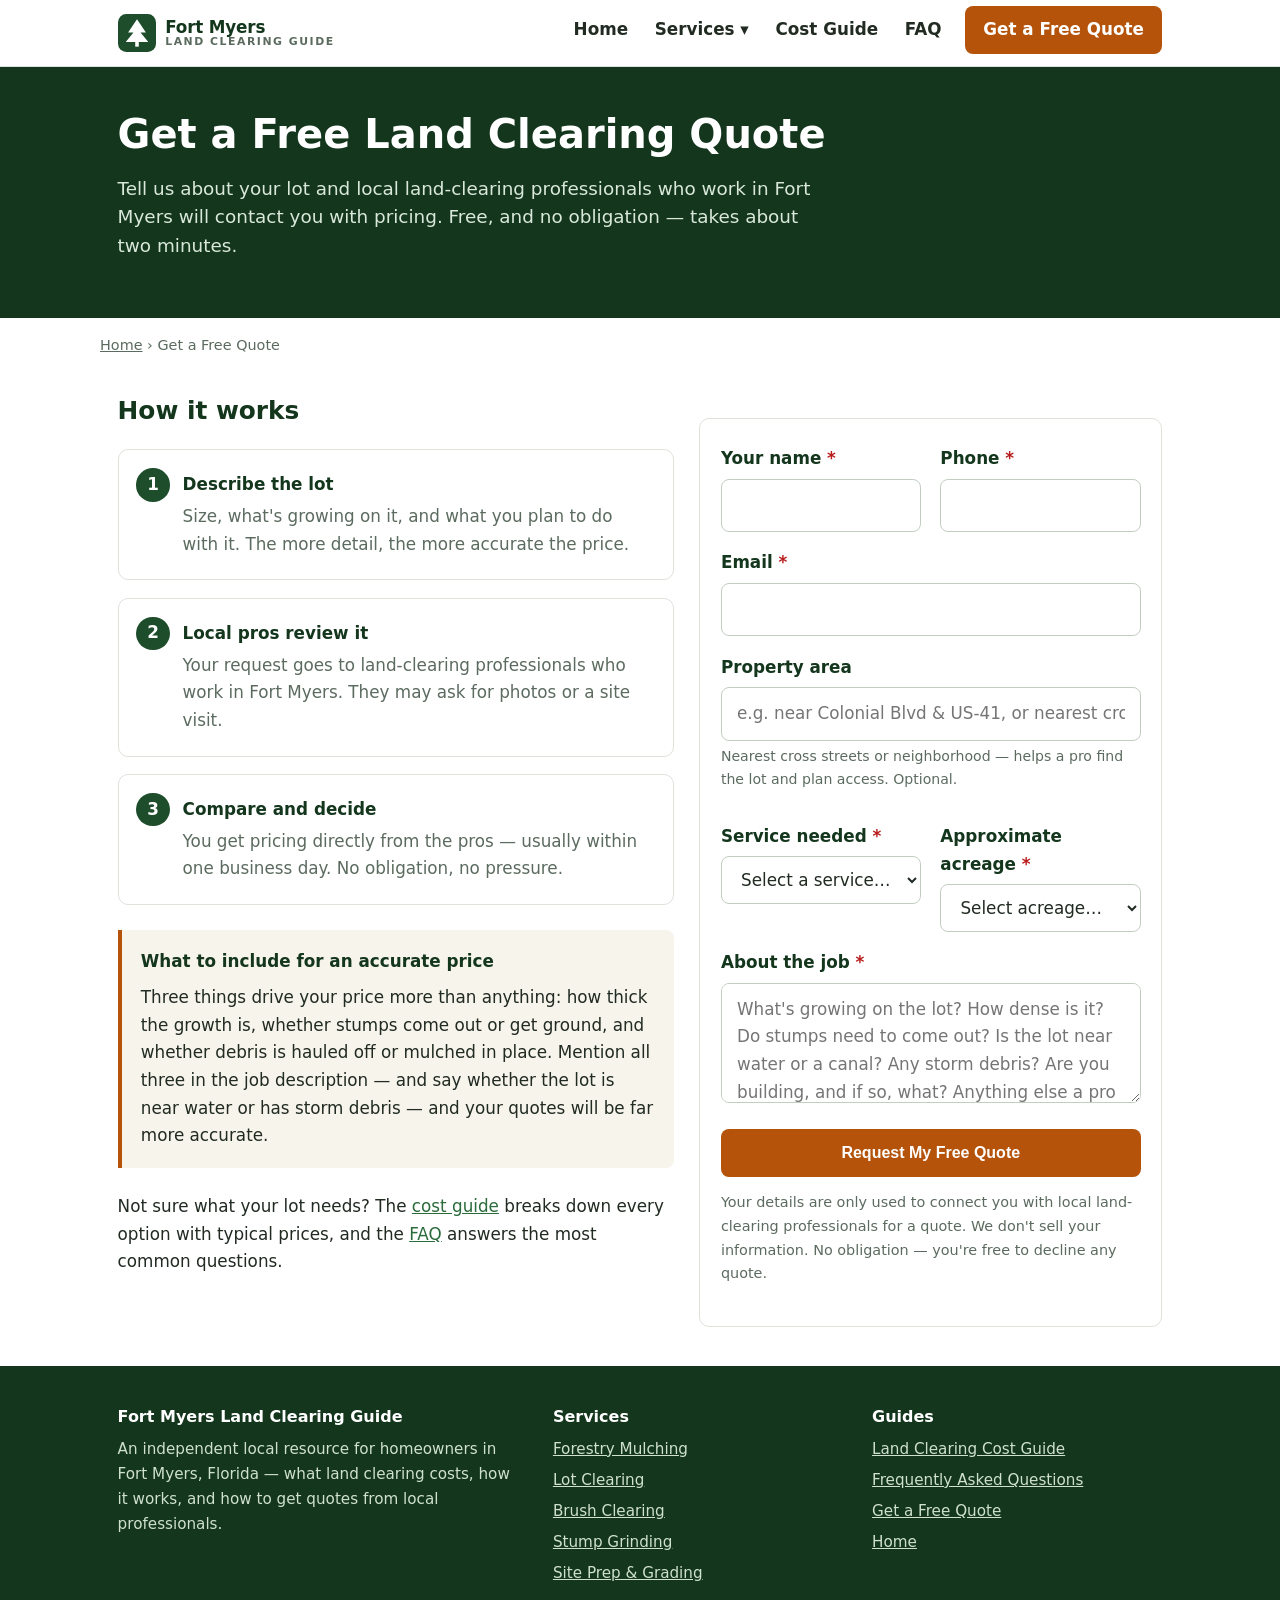
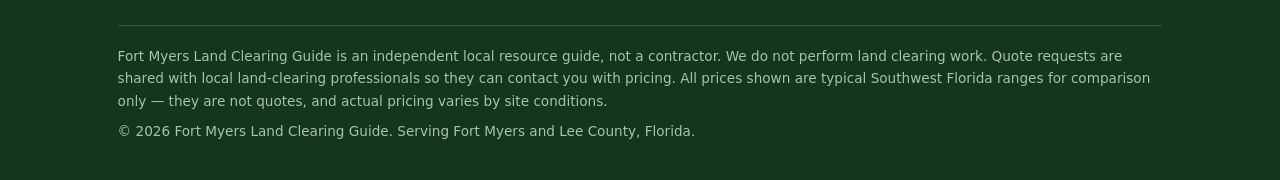
<file: get-a-quote.html>
<!DOCTYPE html>
<html lang="en">
<head>
  <meta charset="UTF-8">
  <meta name="viewport" content="width=device-width, initial-scale=1.0">
  <title>Get a Free Land Clearing Quote — Fort Myers, FL</title>
  <meta name="description" content="Get a free land clearing quote in Fort Myers, FL. Describe your lot and local professionals will contact you with pricing — free, no obligation.">
  <!-- PLACEHOLDER DOMAIN: replace nhigh723.github.io/fort-myers-land-clearing with the live domain on publish. -->
  <link rel="canonical" href="https://nhigh723.github.io/fort-myers-land-clearing/get-a-quote.html">
  <link rel="icon" href="data:image/svg+xml,%3Csvg xmlns='http://www.w3.org/2000/svg' viewBox='0 0 64 64'%3E%3Crect width='64' height='64' rx='14' fill='%231e4d2b'/%3E%3Cpath d='M32 9 L47 31 H38 L51 47 H13 L26 31 H17 Z' fill='white'/%3E%3Crect x='29' y='47' width='6' height='8' fill='white'/%3E%3C/svg%3E">
  <link rel="stylesheet" href="css/style.css">
</head>
<body>
  <a class="skip-link" href="#main">Skip to main content</a>

  <header class="site-header">
    <div class="container header-inner">
      <a class="brand" href="index.html" aria-label="Fort Myers Land Clearing Guide — home">
        <svg class="brand-mark" viewBox="0 0 64 64" role="img" aria-hidden="true"><rect width="64" height="64" rx="14" fill="#1e4d2b"/><path d="M32 9 L47 31 H38 L51 47 H13 L26 31 H17 Z" fill="white"/><rect x="29" y="47" width="6" height="8" fill="white"/></svg>
        <span class="brand-text">
          <span class="brand-name">Fort Myers</span>
          <span class="brand-tag">Land Clearing Guide</span>
        </span>
      </a>
      <button class="nav-toggle" type="button" aria-expanded="false" aria-controls="main-nav">
        <span class="nav-toggle-label">Menu</span> &#9776;
      </button>
      <nav class="main-nav" id="main-nav" aria-label="Main navigation">
        <ul>
          <li><a href="index.html">Home</a></li>
          <li class="has-sub">
            <button class="sub-toggle" type="button" aria-expanded="false">Services &#9662;</button>
            <ul class="sub">
              <li><a href="forestry-mulching.html">Forestry Mulching</a></li>
              <li><a href="lot-clearing.html">Lot Clearing</a></li>
              <li><a href="brush-clearing.html">Brush Clearing</a></li>
              <li><a href="stump-grinding.html">Stump Grinding</a></li>
              <li><a href="site-prep-grading.html">Site Prep &amp; Grading</a></li>
            </ul>
          </li>
          <li><a href="cost-guide.html">Cost Guide</a></li>
          <li><a href="faq.html">FAQ</a></li>
          <li class="nav-cta"><a href="get-a-quote.html" aria-current="page">Get a Free Quote</a></li>
        </ul>
      </nav>
    </div>
  </header>

  <main id="main">
    <section class="hero hero--plain">
      <div class="container">
        <h1>Get a Free Land Clearing Quote</h1>
        <p class="lede">Tell us about your lot and local land-clearing professionals who work in Fort Myers will contact you with pricing. Free, and no obligation — takes about two minutes.</p>
      </div>
    </section>

    <nav class="container breadcrumbs" aria-label="Breadcrumb"><a href="index.html">Home</a> &rsaquo; Get a Free Quote</nav>

    <section class="section">
      <div class="container">
        <div class="split">
          <div>
            <h2 style="margin-top:0;">How it works</h2>
            <ol class="steps" style="grid-template-columns: 1fr;">
              <li>
                <strong>Describe the lot</strong>
                <p>Size, what's growing on it, and what you plan to do with it. The more detail, the more accurate the price.</p>
              </li>
              <li>
                <strong>Local pros review it</strong>
                <p>Your request goes to land-clearing professionals who work in Fort Myers. They may ask for photos or a site visit.</p>
              </li>
              <li>
                <strong>Compare and decide</strong>
                <p>You get pricing directly from the pros — usually within one business day. No obligation, no pressure.</p>
              </li>
            </ol>

            <div class="callout">
              <p><strong>What to include for an accurate price</strong></p>
              <p>Three things drive your price more than anything: how thick the growth is, whether stumps come out or get ground, and whether debris is hauled off or mulched in place. Mention all three in the job description — and say whether the lot is near water or has storm debris — and your quotes will be far more accurate.</p>
            </div>
            <p>Not sure what your lot needs? The <a href="cost-guide.html">cost guide</a> breaks down every option with typical prices, and the <a href="faq.html">FAQ</a> answers the most common questions.</p>
          </div>

          <div>
            <div class="form-wrap">
              <div class="form-status" id="form-status" role="status" aria-live="polite"></div>

              <form id="quote-form" novalidate>
                <!-- Honeypot field: hidden from humans, catches bots. -->
                <div class="hp-field" aria-hidden="true">
                  <label for="company">Company (leave blank)</label>
                  <input type="text" id="company" name="company" tabindex="-1" autocomplete="off">
                </div>

                <div class="form-grid">
                  <div class="form-row">
                    <label for="name">Your name <span class="req" aria-hidden="true">*</span></label>
                    <input type="text" id="name" name="name" autocomplete="name" required>
                    <p class="field-error">Please enter your name.</p>
                  </div>
                  <div class="form-row">
                    <label for="phone">Phone <span class="req" aria-hidden="true">*</span></label>
                    <input type="tel" id="phone" name="phone" autocomplete="tel" required>
                    <p class="field-error">Please enter a valid phone number (at least 10 digits).</p>
                  </div>
                  <div class="form-row form-row--wide">
                    <label for="email">Email <span class="req" aria-hidden="true">*</span></label>
                    <input type="email" id="email" name="email" autocomplete="email" required>
                    <p class="field-error">Please enter a valid email address.</p>
                  </div>
                  <div class="form-row form-row--wide">
                    <label for="area">Property area</label>
                    <input type="text" id="area" name="area" placeholder="e.g. near Colonial Blvd &amp; US-41, or nearest cross streets">
                    <p class="hint">Nearest cross streets or neighborhood — helps a pro find the lot and plan access. Optional.</p>
                  </div>
                  <div class="form-row">
                    <label for="service">Service needed <span class="req" aria-hidden="true">*</span></label>
                    <select id="service" name="service" required>
                      <option value="">Select a service…</option>
                      <option value="forestry-mulching">Forestry mulching</option>
                      <option value="lot-clearing">Full lot clearing</option>
                      <option value="brush-clearing">Brush clearing / bush hogging</option>
                      <option value="stump-grinding">Stump grinding</option>
                      <option value="site-prep-grading">Site prep &amp; grading</option>
                      <option value="not-sure">Not sure yet — advise me</option>
                    </select>
                    <p class="field-error">Please choose a service (or "Not sure yet").</p>
                  </div>
                  <div class="form-row">
                    <label for="acreage">Approximate acreage <span class="req" aria-hidden="true">*</span></label>
                    <select id="acreage" name="acreage" required>
                      <option value="">Select acreage…</option>
                      <option value="under-quarter">Under ¼ acre</option>
                      <option value="quarter-half">¼ – ½ acre</option>
                      <option value="half-one">½ – 1 acre</option>
                      <option value="one-two">1 – 2 acres</option>
                      <option value="two-five">2 – 5 acres</option>
                      <option value="five-plus">5+ acres</option>
                      <option value="unknown">Not sure</option>
                    </select>
                    <p class="field-error">Please choose an approximate acreage.</p>
                  </div>
                  <div class="form-row form-row--wide">
                    <label for="description">About the job <span class="req" aria-hidden="true">*</span></label>
                    <textarea id="description" name="description" placeholder="What's growing on the lot? How dense is it? Do stumps need to come out? Is the lot near water or a canal? Any storm debris? Are you building, and if so, what? Anything else a pro should know — wet areas, access issues…" required></textarea>
                    <p class="field-error">Please add a short description of the job.</p>
                  </div>
                </div>

                <button type="submit" class="btn btn-amber" style="width:100%;">Request My Free Quote</button>
                <p class="privacy-note">Your details are only used to connect you with local land-clearing professionals for a quote. We don't sell your information. No obligation — you're free to decline any quote.</p>
              </form>

              <div id="quote-summary" class="quote-summary" style="display:none;" aria-live="polite"></div>
              <button type="button" id="copy-details" class="btn btn-outline-green" style="display:none; width:100%; margin-top:0.6em;">Copy my request details</button>
            </div>
          </div>
        </div>
      </div>
    </section>
  </main>

  <footer class="site-footer">
    <div class="container">
      <div class="footer-grid">
        <div>
          <h3>Fort Myers Land Clearing Guide</h3>
          <p>An independent local resource for homeowners in Fort Myers, Florida — what land clearing costs, how it works, and how to get quotes from local professionals.</p>
        </div>
        <div>
          <h3>Services</h3>
          <ul>
            <li><a href="forestry-mulching.html">Forestry Mulching</a></li>
            <li><a href="lot-clearing.html">Lot Clearing</a></li>
            <li><a href="brush-clearing.html">Brush Clearing</a></li>
            <li><a href="stump-grinding.html">Stump Grinding</a></li>
            <li><a href="site-prep-grading.html">Site Prep &amp; Grading</a></li>
          </ul>
        </div>
        <div>
          <h3>Guides</h3>
          <ul>
            <li><a href="cost-guide.html">Land Clearing Cost Guide</a></li>
            <li><a href="faq.html">Frequently Asked Questions</a></li>
            <li><a href="get-a-quote.html">Get a Free Quote</a></li>
            <li><a href="index.html">Home</a></li>
          </ul>
        </div>
      </div>
      <div class="footer-disclaimer">
        <p>Fort Myers Land Clearing Guide is an independent local resource guide, not a contractor. We do not perform land clearing work. Quote requests are shared with local land-clearing professionals so they can contact you with pricing. All prices shown are typical Southwest Florida ranges for comparison only — they are not quotes, and actual pricing varies by site conditions.</p>
        <p>&copy; 2026 Fort Myers Land Clearing Guide. Serving Fort Myers and Lee County, Florida.</p>
      </div>
    </div>
  </footer>

  <script src="js/main.js"></script>
</body>
</html>
</file>
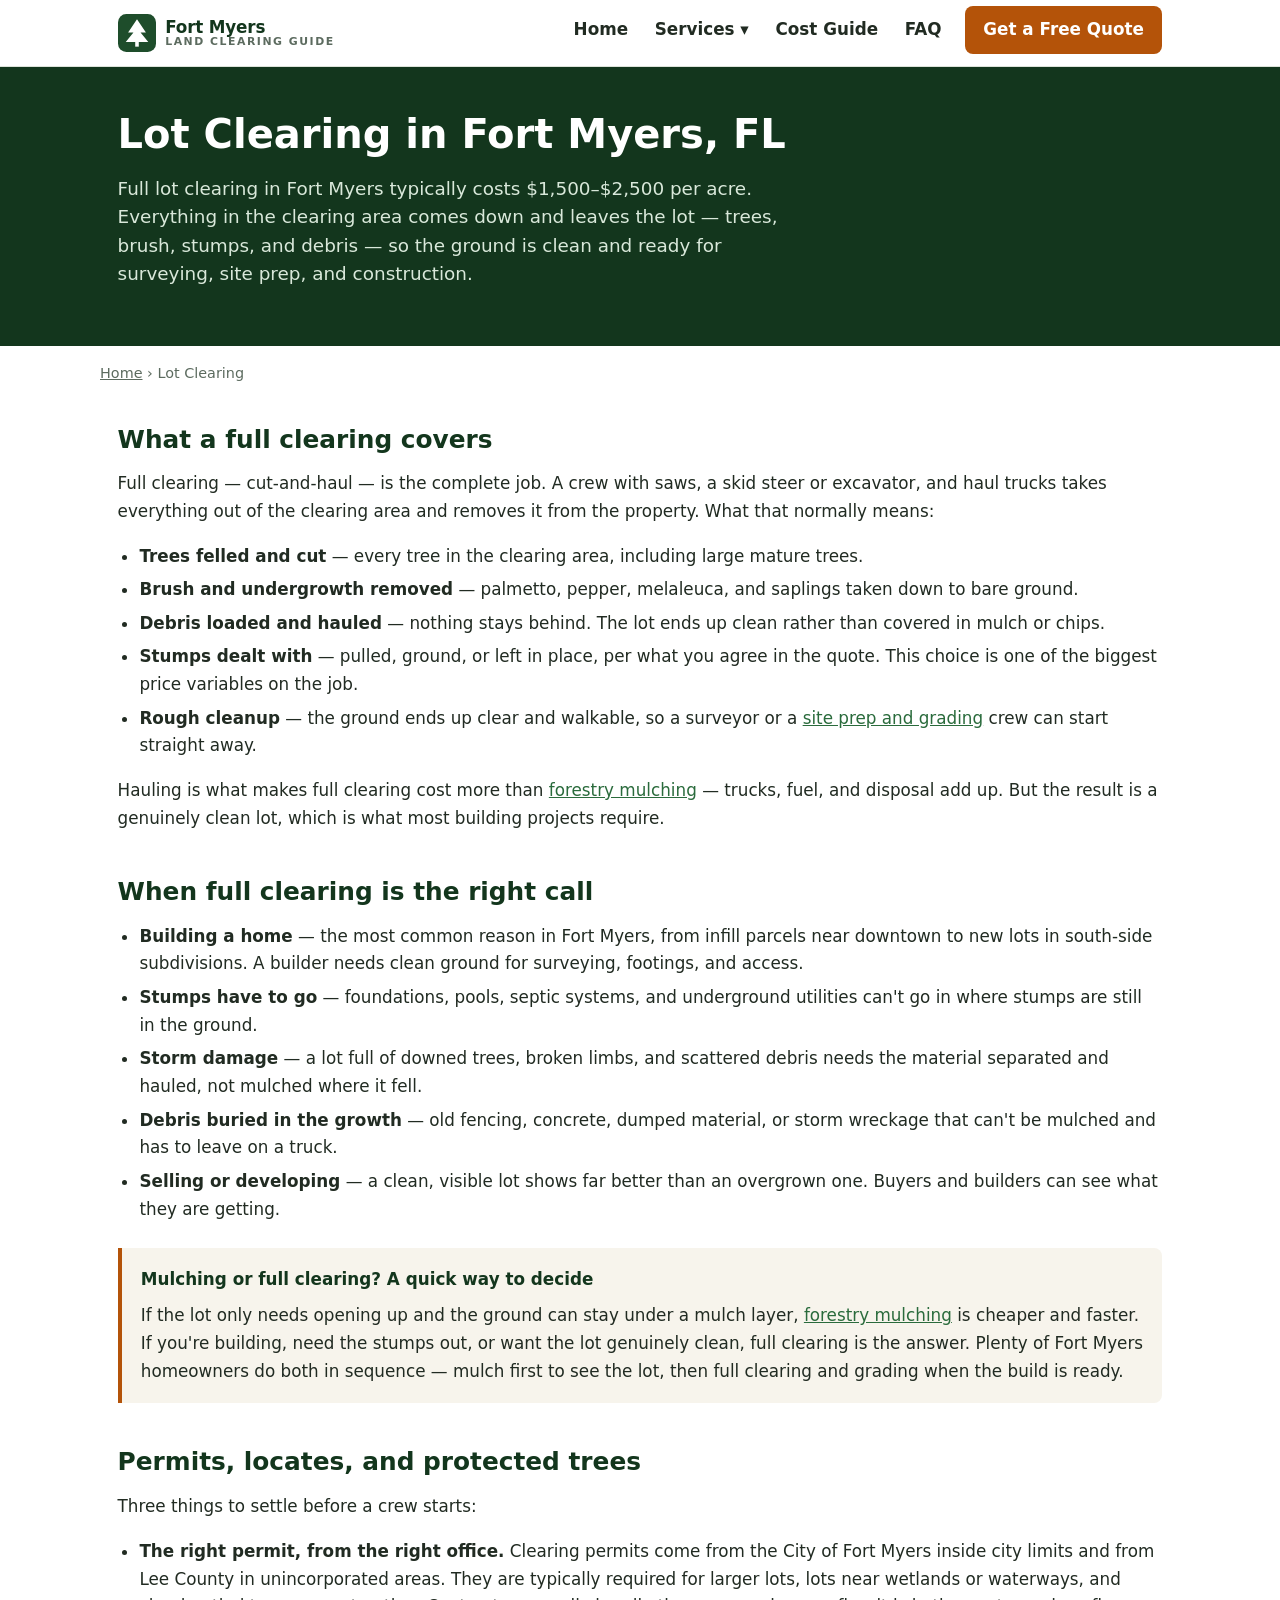
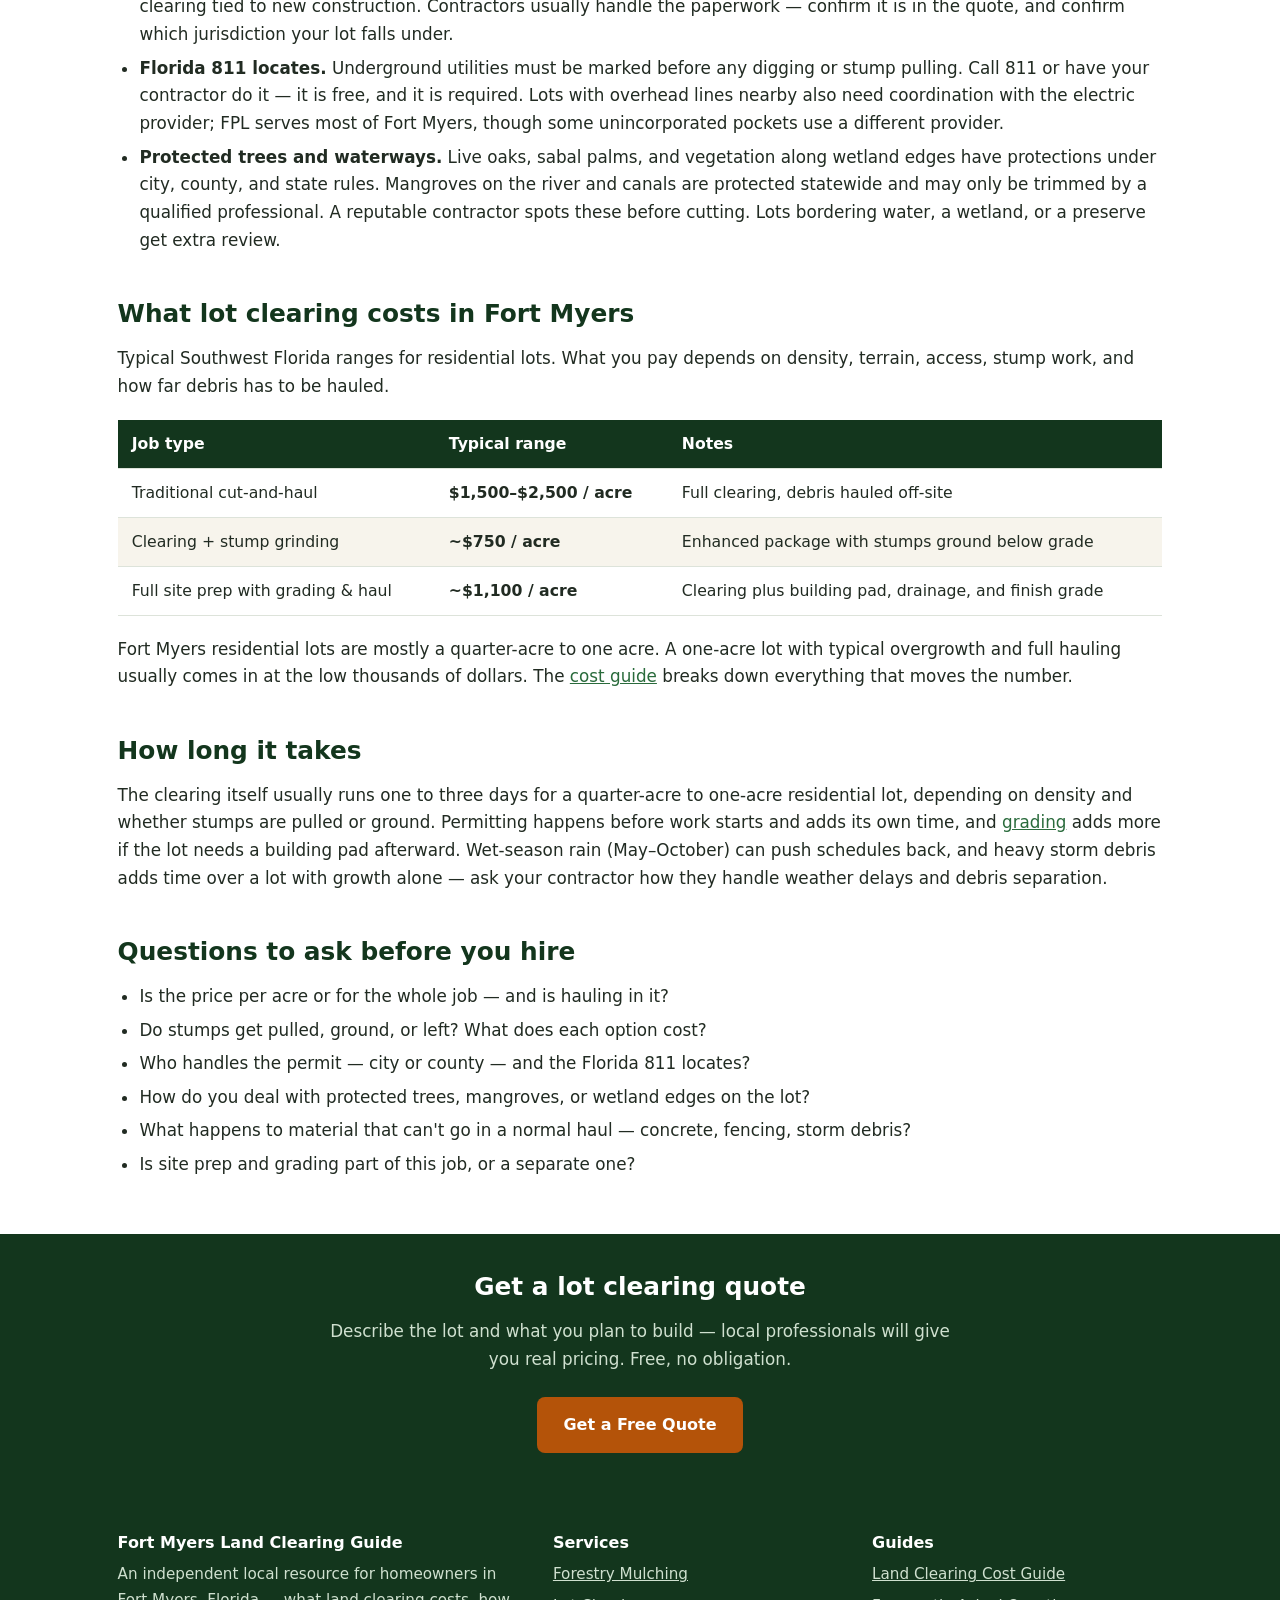
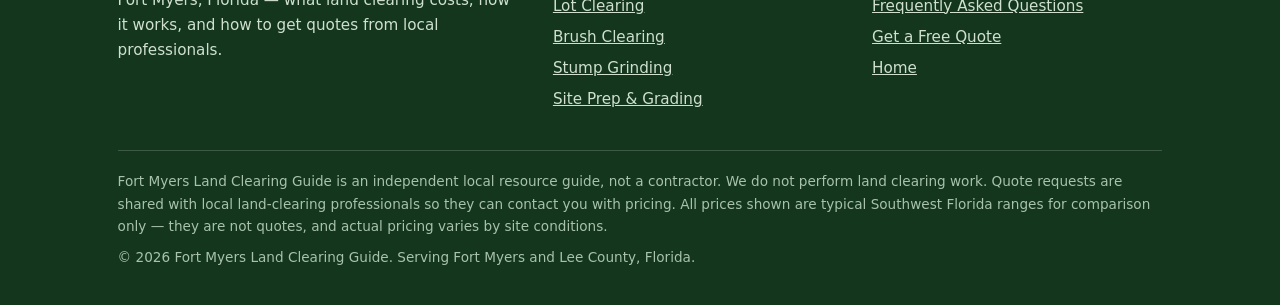
<file: lot-clearing.html>
<!DOCTYPE html>
<html lang="en">
<head>
  <meta charset="UTF-8">
  <meta name="viewport" content="width=device-width, initial-scale=1.0">
  <title>Lot Clearing in Fort Myers, FL | Full Clearing for Building Sites</title>
  <meta name="description" content="Lot clearing in Fort Myers, FL typically costs $1,500–$2,500 per acre. What full cut-and-haul clearing includes, city vs. county permits, storm debris, and when your lot needs it before building.">
  <!-- PLACEHOLDER DOMAIN: replace nhigh723.github.io/fort-myers-land-clearing with the live domain on publish. -->
  <link rel="canonical" href="https://nhigh723.github.io/fort-myers-land-clearing/lot-clearing.html">
  <link rel="icon" href="data:image/svg+xml,%3Csvg xmlns='http://www.w3.org/2000/svg' viewBox='0 0 64 64'%3E%3Crect width='64' height='64' rx='14' fill='%231e4d2b'/%3E%3Cpath d='M32 9 L47 31 H38 L51 47 H13 L26 31 H17 Z' fill='white'/%3E%3Crect x='29' y='47' width='6' height='8' fill='white'/%3E%3C/svg%3E">
  <link rel="stylesheet" href="css/style.css">
  <script type="application/ld+json">
  {
    "@context": "https://schema.org",
    "@type": "Service",
    "name": "Lot Clearing in Fort Myers, FL",
    "description": "A local guide to full lot clearing in Fort Myers, Florida — what cut-and-haul clearing includes, typical costs, permits, and how to get quotes from local professionals who perform the work.",
    "areaServed": { "@type": "City", "name": "Fort Myers", "addressRegion": "FL" },
    "provider": { "@type": "Organization", "name": "Fort Myers Land Clearing Guide", "url": "https://nhigh723.github.io/fort-myers-land-clearing/" }
  }
  </script>
</head>
<body>
  <a class="skip-link" href="#main">Skip to main content</a>

  <header class="site-header">
    <div class="container header-inner">
      <a class="brand" href="index.html" aria-label="Fort Myers Land Clearing Guide — home">
        <svg class="brand-mark" viewBox="0 0 64 64" role="img" aria-hidden="true"><rect width="64" height="64" rx="14" fill="#1e4d2b"/><path d="M32 9 L47 31 H38 L51 47 H13 L26 31 H17 Z" fill="white"/><rect x="29" y="47" width="6" height="8" fill="white"/></svg>
        <span class="brand-text">
          <span class="brand-name">Fort Myers</span>
          <span class="brand-tag">Land Clearing Guide</span>
        </span>
      </a>
      <button class="nav-toggle" type="button" aria-expanded="false" aria-controls="main-nav">
        <span class="nav-toggle-label">Menu</span> &#9776;
      </button>
      <nav class="main-nav" id="main-nav" aria-label="Main navigation">
        <ul>
          <li><a href="index.html">Home</a></li>
          <li class="has-sub">
            <button class="sub-toggle" type="button" aria-expanded="false">Services &#9662;</button>
            <ul class="sub">
              <li><a href="forestry-mulching.html">Forestry Mulching</a></li>
              <li><a href="lot-clearing.html" aria-current="page">Lot Clearing</a></li>
              <li><a href="brush-clearing.html">Brush Clearing</a></li>
              <li><a href="stump-grinding.html">Stump Grinding</a></li>
              <li><a href="site-prep-grading.html">Site Prep &amp; Grading</a></li>
            </ul>
          </li>
          <li><a href="cost-guide.html">Cost Guide</a></li>
          <li><a href="faq.html">FAQ</a></li>
          <li class="nav-cta"><a href="get-a-quote.html">Get a Free Quote</a></li>
        </ul>
      </nav>
    </div>
  </header>

  <main id="main">
    <section class="hero hero--plain">
      <div class="container">
        <h1>Lot Clearing in Fort Myers, FL</h1>
        <p class="lede">Full lot clearing in Fort Myers typically costs $1,500–$2,500 per acre. Everything in the clearing area comes down and leaves the lot — trees, brush, stumps, and debris — so the ground is clean and ready for surveying, site prep, and construction.</p>
      </div>
    </section>

    <nav class="container breadcrumbs" aria-label="Breadcrumb"><a href="index.html">Home</a> &rsaquo; Lot Clearing</nav>

    <section class="section">
      <div class="container">
        <h2>What a full clearing covers</h2>
        <p>Full clearing — cut-and-haul — is the complete job. A crew with saws, a skid steer or excavator, and haul trucks takes everything out of the clearing area and removes it from the property. What that normally means:</p>
        <ul>
          <li><strong>Trees felled and cut</strong> — every tree in the clearing area, including large mature trees.</li>
          <li><strong>Brush and undergrowth removed</strong> — palmetto, pepper, melaleuca, and saplings taken down to bare ground.</li>
          <li><strong>Debris loaded and hauled</strong> — nothing stays behind. The lot ends up clean rather than covered in mulch or chips.</li>
          <li><strong>Stumps dealt with</strong> — pulled, ground, or left in place, per what you agree in the quote. This choice is one of the biggest price variables on the job.</li>
          <li><strong>Rough cleanup</strong> — the ground ends up clear and walkable, so a surveyor or a <a href="site-prep-grading.html">site prep and grading</a> crew can start straight away.</li>
        </ul>
        <p>Hauling is what makes full clearing cost more than <a href="forestry-mulching.html">forestry mulching</a> — trucks, fuel, and disposal add up. But the result is a genuinely clean lot, which is what most building projects require.</p>

        <h2>When full clearing is the right call</h2>
        <ul>
          <li><strong>Building a home</strong> — the most common reason in Fort Myers, from infill parcels near downtown to new lots in south-side subdivisions. A builder needs clean ground for surveying, footings, and access.</li>
          <li><strong>Stumps have to go</strong> — foundations, pools, septic systems, and underground utilities can't go in where stumps are still in the ground.</li>
          <li><strong>Storm damage</strong> — a lot full of downed trees, broken limbs, and scattered debris needs the material separated and hauled, not mulched where it fell.</li>
          <li><strong>Debris buried in the growth</strong> — old fencing, concrete, dumped material, or storm wreckage that can't be mulched and has to leave on a truck.</li>
          <li><strong>Selling or developing</strong> — a clean, visible lot shows far better than an overgrown one. Buyers and builders can see what they are getting.</li>
        </ul>

        <div class="callout">
          <p><strong>Mulching or full clearing? A quick way to decide</strong></p>
          <p>If the lot only needs opening up and the ground can stay under a mulch layer, <a href="forestry-mulching.html">forestry mulching</a> is cheaper and faster. If you're building, need the stumps out, or want the lot genuinely clean, full clearing is the answer. Plenty of Fort Myers homeowners do both in sequence — mulch first to see the lot, then full clearing and grading when the build is ready.</p>
        </div>

        <h2>Permits, locates, and protected trees</h2>
        <p>Three things to settle before a crew starts:</p>
        <ul>
          <li><strong>The right permit, from the right office.</strong> Clearing permits come from the City of Fort Myers inside city limits and from Lee County in unincorporated areas. They are typically required for larger lots, lots near wetlands or waterways, and clearing tied to new construction. Contractors usually handle the paperwork — confirm it is in the quote, and confirm which jurisdiction your lot falls under.</li>
          <li><strong>Florida 811 locates.</strong> Underground utilities must be marked before any digging or stump pulling. Call 811 or have your contractor do it — it is free, and it is required. Lots with overhead lines nearby also need coordination with the electric provider; FPL serves most of Fort Myers, though some unincorporated pockets use a different provider.</li>
          <li><strong>Protected trees and waterways.</strong> Live oaks, sabal palms, and vegetation along wetland edges have protections under city, county, and state rules. Mangroves on the river and canals are protected statewide and may only be trimmed by a qualified professional. A reputable contractor spots these before cutting. Lots bordering water, a wetland, or a preserve get extra review.</li>
        </ul>

        <h2>What lot clearing costs in Fort Myers</h2>
        <p>Typical Southwest Florida ranges for residential lots. What you pay depends on density, terrain, access, stump work, and how far debris has to be hauled.</p>
        <div class="table-wrap">
          <table>
            <thead>
              <tr><th scope="col">Job type</th><th scope="col">Typical range</th><th scope="col">Notes</th></tr>
            </thead>
            <tbody>
              <tr><td>Traditional cut-and-haul</td><td class="price">$1,500–$2,500 / acre</td><td>Full clearing, debris hauled off-site</td></tr>
              <tr><td>Clearing + stump grinding</td><td class="price">~$750 / acre</td><td>Enhanced package with stumps ground below grade</td></tr>
              <tr><td>Full site prep with grading &amp; haul</td><td class="price">~$1,100 / acre</td><td>Clearing plus building pad, drainage, and finish grade</td></tr>
            </tbody>
          </table>
        </div>
        <p>Fort Myers residential lots are mostly a quarter-acre to one acre. A one-acre lot with typical overgrowth and full hauling usually comes in at the low thousands of dollars. The <a href="cost-guide.html">cost guide</a> breaks down everything that moves the number.</p>

        <h2>How long it takes</h2>
        <p>The clearing itself usually runs one to three days for a quarter-acre to one-acre residential lot, depending on density and whether stumps are pulled or ground. Permitting happens before work starts and adds its own time, and <a href="site-prep-grading.html">grading</a> adds more if the lot needs a building pad afterward. Wet-season rain (May–October) can push schedules back, and heavy storm debris adds time over a lot with growth alone — ask your contractor how they handle weather delays and debris separation.</p>

        <h2>Questions to ask before you hire</h2>
        <ul>
          <li>Is the price per acre or for the whole job — and is hauling in it?</li>
          <li>Do stumps get pulled, ground, or left? What does each option cost?</li>
          <li>Who handles the permit — city or county — and the Florida 811 locates?</li>
          <li>How do you deal with protected trees, mangroves, or wetland edges on the lot?</li>
          <li>What happens to material that can't go in a normal haul — concrete, fencing, storm debris?</li>
          <li>Is site prep and grading part of this job, or a separate one?</li>
        </ul>
      </div>
    </section>

    <section class="cta-band">
      <div class="container">
        <h2>Get a lot clearing quote</h2>
        <p>Describe the lot and what you plan to build — local professionals will give you real pricing. Free, no obligation.</p>
        <a class="btn btn-amber" href="get-a-quote.html">Get a Free Quote</a>
      </div>
    </section>
  </main>

  <footer class="site-footer">
    <div class="container">
      <div class="footer-grid">
        <div>
          <h3>Fort Myers Land Clearing Guide</h3>
          <p>An independent local resource for homeowners in Fort Myers, Florida — what land clearing costs, how it works, and how to get quotes from local professionals.</p>
        </div>
        <div>
          <h3>Services</h3>
          <ul>
            <li><a href="forestry-mulching.html">Forestry Mulching</a></li>
            <li><a href="lot-clearing.html">Lot Clearing</a></li>
            <li><a href="brush-clearing.html">Brush Clearing</a></li>
            <li><a href="stump-grinding.html">Stump Grinding</a></li>
            <li><a href="site-prep-grading.html">Site Prep &amp; Grading</a></li>
          </ul>
        </div>
        <div>
          <h3>Guides</h3>
          <ul>
            <li><a href="cost-guide.html">Land Clearing Cost Guide</a></li>
            <li><a href="faq.html">Frequently Asked Questions</a></li>
            <li><a href="get-a-quote.html">Get a Free Quote</a></li>
            <li><a href="index.html">Home</a></li>
          </ul>
        </div>
      </div>
      <div class="footer-disclaimer">
        <p>Fort Myers Land Clearing Guide is an independent local resource guide, not a contractor. We do not perform land clearing work. Quote requests are shared with local land-clearing professionals so they can contact you with pricing. All prices shown are typical Southwest Florida ranges for comparison only — they are not quotes, and actual pricing varies by site conditions.</p>
        <p>&copy; 2026 Fort Myers Land Clearing Guide. Serving Fort Myers and Lee County, Florida.</p>
      </div>
    </div>
  </footer>

  <script src="js/main.js"></script>
</body>
</html>
</file>
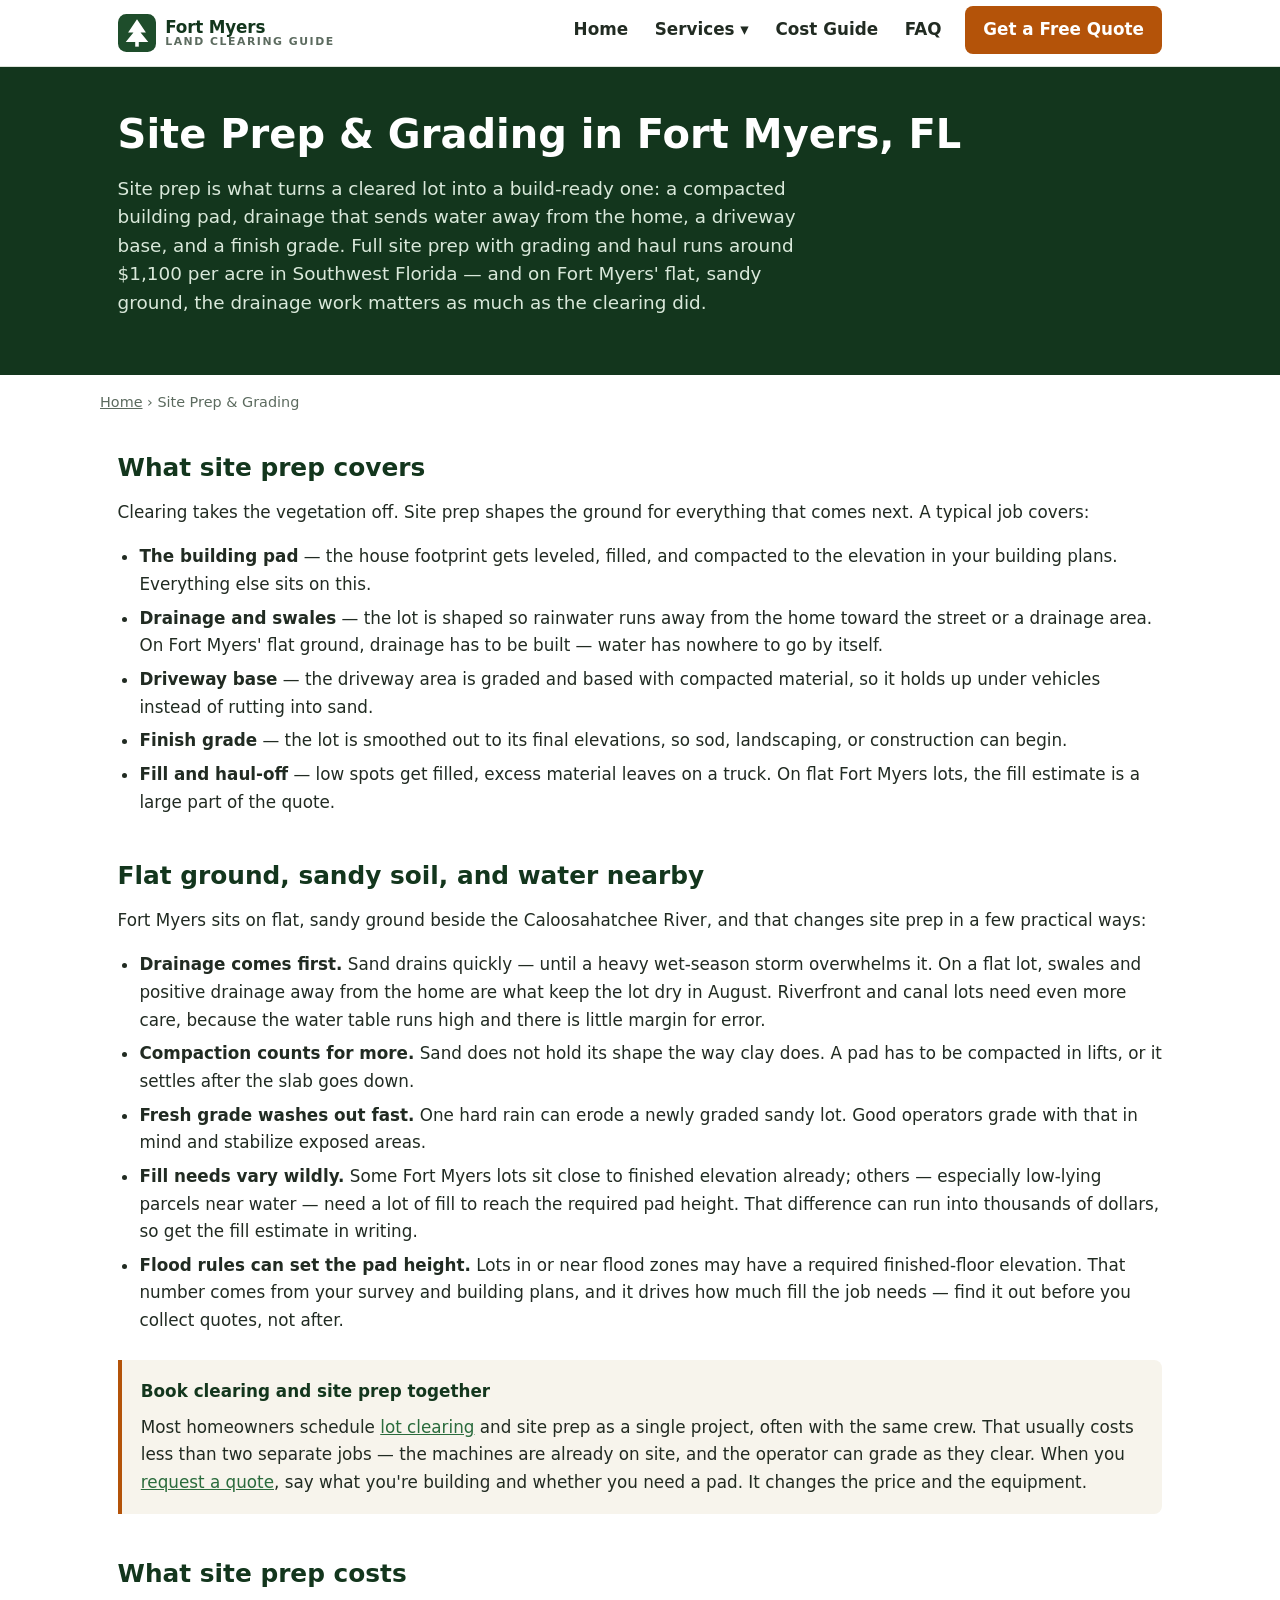
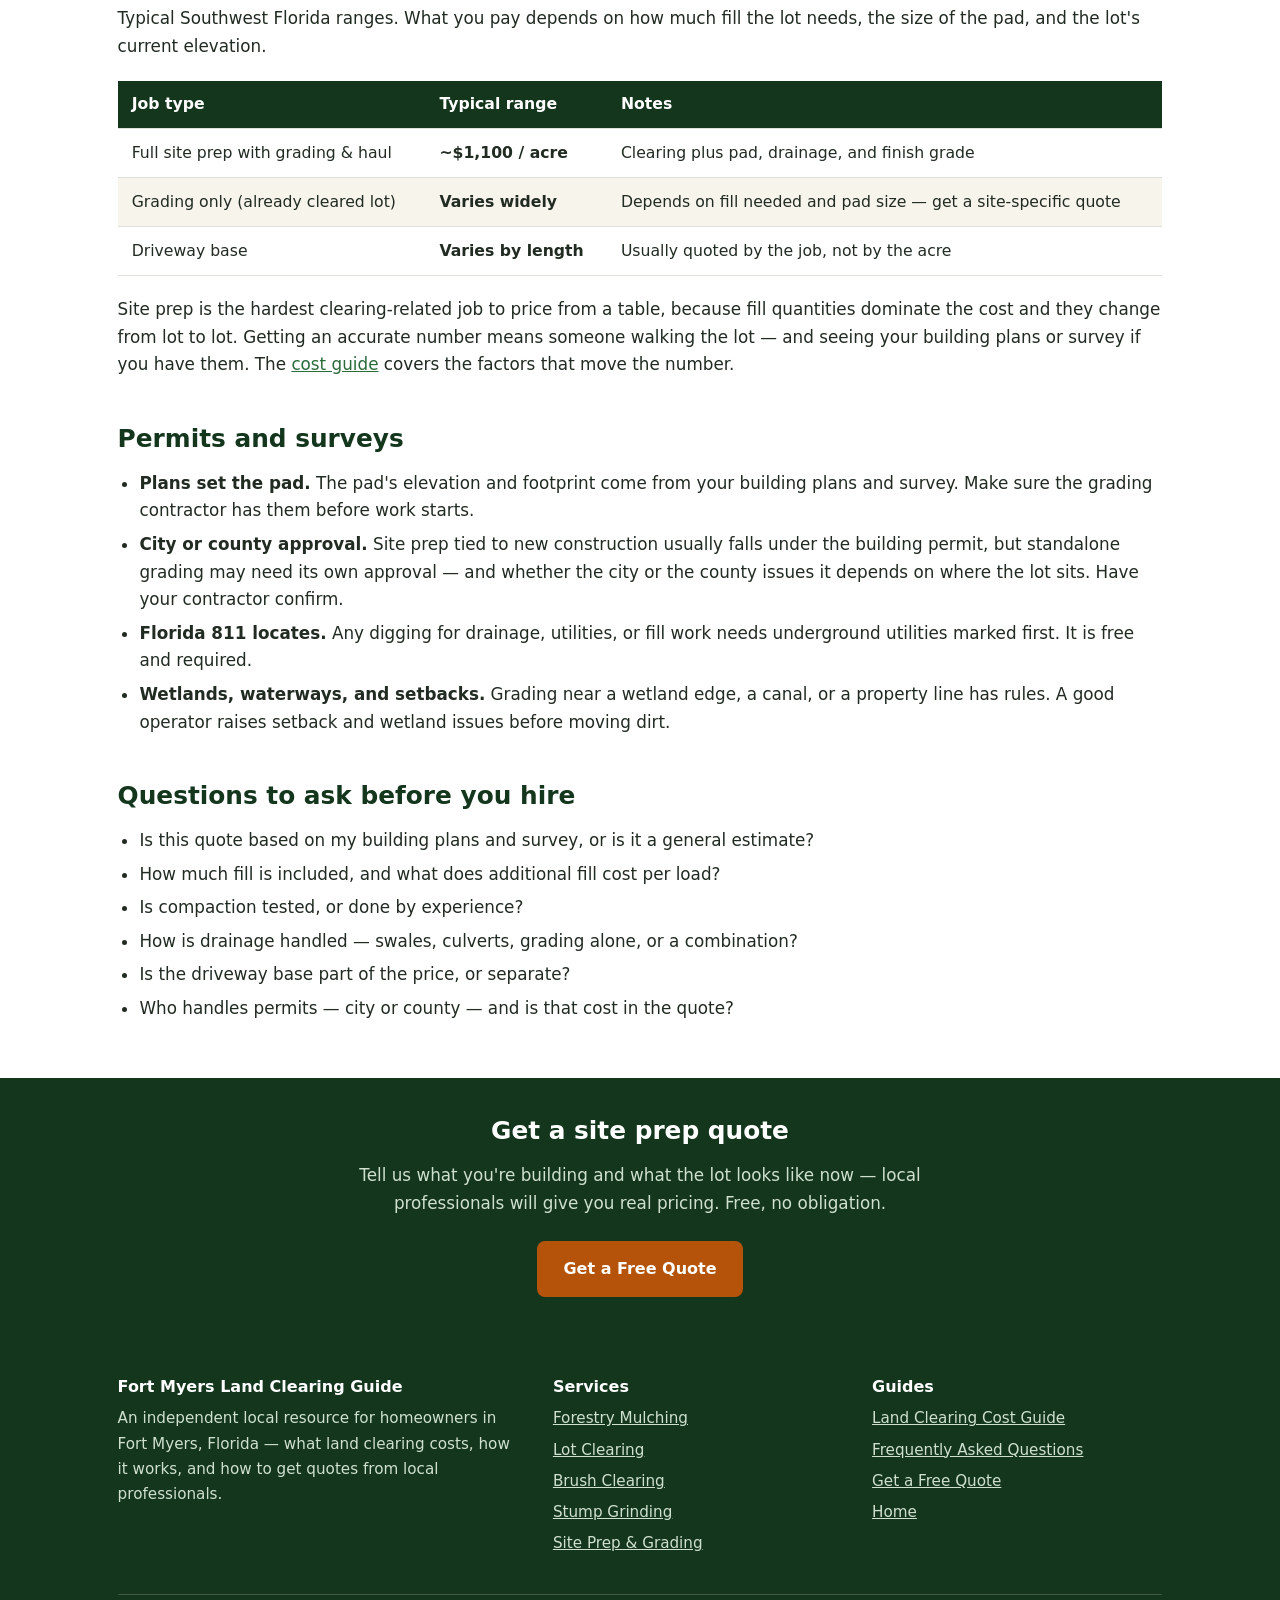
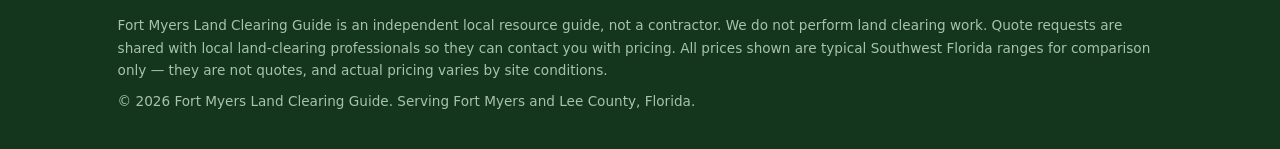
<file: site-prep-grading.html>
<!DOCTYPE html>
<html lang="en">
<head>
  <meta charset="UTF-8">
  <meta name="viewport" content="width=device-width, initial-scale=1.0">
  <title>Site Prep &amp; Grading in Fort Myers, FL | Building Pads &amp; Drainage</title>
  <meta name="description" content="Site prep and grading in Fort Myers, FL: building pads, drainage, driveway base, and finish grade on flat sandy soil near the river and canals. What full site prep costs and what it includes.">
  <!-- PLACEHOLDER DOMAIN: replace nhigh723.github.io/fort-myers-land-clearing with the live domain on publish. -->
  <link rel="canonical" href="https://nhigh723.github.io/fort-myers-land-clearing/site-prep-grading.html">
  <link rel="icon" href="data:image/svg+xml,%3Csvg xmlns='http://www.w3.org/2000/svg' viewBox='0 0 64 64'%3E%3Crect width='64' height='64' rx='14' fill='%231e4d2b'/%3E%3Cpath d='M32 9 L47 31 H38 L51 47 H13 L26 31 H17 Z' fill='white'/%3E%3Crect x='29' y='47' width='6' height='8' fill='white'/%3E%3C/svg%3E">
  <link rel="stylesheet" href="css/style.css">
  <script type="application/ld+json">
  {
    "@context": "https://schema.org",
    "@type": "Service",
    "name": "Site Preparation and Grading in Fort Myers, FL",
    "description": "A local guide to site preparation and grading in Fort Myers, Florida — building pads, drainage, driveway base, and finish grade on flat sandy soil, and how to get quotes from local professionals who perform the work.",
    "areaServed": { "@type": "City", "name": "Fort Myers", "addressRegion": "FL" },
    "provider": { "@type": "Organization", "name": "Fort Myers Land Clearing Guide", "url": "https://nhigh723.github.io/fort-myers-land-clearing/" }
  }
  </script>
</head>
<body>
  <a class="skip-link" href="#main">Skip to main content</a>

  <header class="site-header">
    <div class="container header-inner">
      <a class="brand" href="index.html" aria-label="Fort Myers Land Clearing Guide — home">
        <svg class="brand-mark" viewBox="0 0 64 64" role="img" aria-hidden="true"><rect width="64" height="64" rx="14" fill="#1e4d2b"/><path d="M32 9 L47 31 H38 L51 47 H13 L26 31 H17 Z" fill="white"/><rect x="29" y="47" width="6" height="8" fill="white"/></svg>
        <span class="brand-text">
          <span class="brand-name">Fort Myers</span>
          <span class="brand-tag">Land Clearing Guide</span>
        </span>
      </a>
      <button class="nav-toggle" type="button" aria-expanded="false" aria-controls="main-nav">
        <span class="nav-toggle-label">Menu</span> &#9776;
      </button>
      <nav class="main-nav" id="main-nav" aria-label="Main navigation">
        <ul>
          <li><a href="index.html">Home</a></li>
          <li class="has-sub">
            <button class="sub-toggle" type="button" aria-expanded="false">Services &#9662;</button>
            <ul class="sub">
              <li><a href="forestry-mulching.html">Forestry Mulching</a></li>
              <li><a href="lot-clearing.html">Lot Clearing</a></li>
              <li><a href="brush-clearing.html">Brush Clearing</a></li>
              <li><a href="stump-grinding.html">Stump Grinding</a></li>
              <li><a href="site-prep-grading.html" aria-current="page">Site Prep &amp; Grading</a></li>
            </ul>
          </li>
          <li><a href="cost-guide.html">Cost Guide</a></li>
          <li><a href="faq.html">FAQ</a></li>
          <li class="nav-cta"><a href="get-a-quote.html">Get a Free Quote</a></li>
        </ul>
      </nav>
    </div>
  </header>

  <main id="main">
    <section class="hero hero--plain">
      <div class="container">
        <h1>Site Prep &amp; Grading in Fort Myers, FL</h1>
        <p class="lede">Site prep is what turns a cleared lot into a build-ready one: a compacted building pad, drainage that sends water away from the home, a driveway base, and a finish grade. Full site prep with grading and haul runs around $1,100 per acre in Southwest Florida — and on Fort Myers' flat, sandy ground, the drainage work matters as much as the clearing did.</p>
      </div>
    </section>

    <nav class="container breadcrumbs" aria-label="Breadcrumb"><a href="index.html">Home</a> &rsaquo; Site Prep &amp; Grading</nav>

    <section class="section">
      <div class="container">
        <h2>What site prep covers</h2>
        <p>Clearing takes the vegetation off. Site prep shapes the ground for everything that comes next. A typical job covers:</p>
        <ul>
          <li><strong>The building pad</strong> — the house footprint gets leveled, filled, and compacted to the elevation in your building plans. Everything else sits on this.</li>
          <li><strong>Drainage and swales</strong> — the lot is shaped so rainwater runs away from the home toward the street or a drainage area. On Fort Myers' flat ground, drainage has to be built — water has nowhere to go by itself.</li>
          <li><strong>Driveway base</strong> — the driveway area is graded and based with compacted material, so it holds up under vehicles instead of rutting into sand.</li>
          <li><strong>Finish grade</strong> — the lot is smoothed out to its final elevations, so sod, landscaping, or construction can begin.</li>
          <li><strong>Fill and haul-off</strong> — low spots get filled, excess material leaves on a truck. On flat Fort Myers lots, the fill estimate is a large part of the quote.</li>
        </ul>

        <h2>Flat ground, sandy soil, and water nearby</h2>
        <p>Fort Myers sits on flat, sandy ground beside the Caloosahatchee River, and that changes site prep in a few practical ways:</p>
        <ul>
          <li><strong>Drainage comes first.</strong> Sand drains quickly — until a heavy wet-season storm overwhelms it. On a flat lot, swales and positive drainage away from the home are what keep the lot dry in August. Riverfront and canal lots need even more care, because the water table runs high and there is little margin for error.</li>
          <li><strong>Compaction counts for more.</strong> Sand does not hold its shape the way clay does. A pad has to be compacted in lifts, or it settles after the slab goes down.</li>
          <li><strong>Fresh grade washes out fast.</strong> One hard rain can erode a newly graded sandy lot. Good operators grade with that in mind and stabilize exposed areas.</li>
          <li><strong>Fill needs vary wildly.</strong> Some Fort Myers lots sit close to finished elevation already; others — especially low-lying parcels near water — need a lot of fill to reach the required pad height. That difference can run into thousands of dollars, so get the fill estimate in writing.</li>
          <li><strong>Flood rules can set the pad height.</strong> Lots in or near flood zones may have a required finished-floor elevation. That number comes from your survey and building plans, and it drives how much fill the job needs — find it out before you collect quotes, not after.</li>
        </ul>

        <div class="callout">
          <p><strong>Book clearing and site prep together</strong></p>
          <p>Most homeowners schedule <a href="lot-clearing.html">lot clearing</a> and site prep as a single project, often with the same crew. That usually costs less than two separate jobs — the machines are already on site, and the operator can grade as they clear. When you <a href="get-a-quote.html">request a quote</a>, say what you're building and whether you need a pad. It changes the price and the equipment.</p>
        </div>

        <h2>What site prep costs</h2>
        <p>Typical Southwest Florida ranges. What you pay depends on how much fill the lot needs, the size of the pad, and the lot's current elevation.</p>
        <div class="table-wrap">
          <table>
            <thead>
              <tr><th scope="col">Job type</th><th scope="col">Typical range</th><th scope="col">Notes</th></tr>
            </thead>
            <tbody>
              <tr><td>Full site prep with grading &amp; haul</td><td class="price">~$1,100 / acre</td><td>Clearing plus pad, drainage, and finish grade</td></tr>
              <tr><td>Grading only (already cleared lot)</td><td class="price">Varies widely</td><td>Depends on fill needed and pad size — get a site-specific quote</td></tr>
              <tr><td>Driveway base</td><td class="price">Varies by length</td><td>Usually quoted by the job, not by the acre</td></tr>
            </tbody>
          </table>
        </div>
        <p>Site prep is the hardest clearing-related job to price from a table, because fill quantities dominate the cost and they change from lot to lot. Getting an accurate number means someone walking the lot — and seeing your building plans or survey if you have them. The <a href="cost-guide.html">cost guide</a> covers the factors that move the number.</p>

        <h2>Permits and surveys</h2>
        <ul>
          <li><strong>Plans set the pad.</strong> The pad's elevation and footprint come from your building plans and survey. Make sure the grading contractor has them before work starts.</li>
          <li><strong>City or county approval.</strong> Site prep tied to new construction usually falls under the building permit, but standalone grading may need its own approval — and whether the city or the county issues it depends on where the lot sits. Have your contractor confirm.</li>
          <li><strong>Florida 811 locates.</strong> Any digging for drainage, utilities, or fill work needs underground utilities marked first. It is free and required.</li>
          <li><strong>Wetlands, waterways, and setbacks.</strong> Grading near a wetland edge, a canal, or a property line has rules. A good operator raises setback and wetland issues before moving dirt.</li>
        </ul>

        <h2>Questions to ask before you hire</h2>
        <ul>
          <li>Is this quote based on my building plans and survey, or is it a general estimate?</li>
          <li>How much fill is included, and what does additional fill cost per load?</li>
          <li>Is compaction tested, or done by experience?</li>
          <li>How is drainage handled — swales, culverts, grading alone, or a combination?</li>
          <li>Is the driveway base part of the price, or separate?</li>
          <li>Who handles permits — city or county — and is that cost in the quote?</li>
        </ul>
      </div>
    </section>

    <section class="cta-band">
      <div class="container">
        <h2>Get a site prep quote</h2>
        <p>Tell us what you're building and what the lot looks like now — local professionals will give you real pricing. Free, no obligation.</p>
        <a class="btn btn-amber" href="get-a-quote.html">Get a Free Quote</a>
      </div>
    </section>
  </main>

  <footer class="site-footer">
    <div class="container">
      <div class="footer-grid">
        <div>
          <h3>Fort Myers Land Clearing Guide</h3>
          <p>An independent local resource for homeowners in Fort Myers, Florida — what land clearing costs, how it works, and how to get quotes from local professionals.</p>
        </div>
        <div>
          <h3>Services</h3>
          <ul>
            <li><a href="forestry-mulching.html">Forestry Mulching</a></li>
            <li><a href="lot-clearing.html">Lot Clearing</a></li>
            <li><a href="brush-clearing.html">Brush Clearing</a></li>
            <li><a href="stump-grinding.html">Stump Grinding</a></li>
            <li><a href="site-prep-grading.html">Site Prep &amp; Grading</a></li>
          </ul>
        </div>
        <div>
          <h3>Guides</h3>
          <ul>
            <li><a href="cost-guide.html">Land Clearing Cost Guide</a></li>
            <li><a href="faq.html">Frequently Asked Questions</a></li>
            <li><a href="get-a-quote.html">Get a Free Quote</a></li>
            <li><a href="index.html">Home</a></li>
          </ul>
        </div>
      </div>
      <div class="footer-disclaimer">
        <p>Fort Myers Land Clearing Guide is an independent local resource guide, not a contractor. We do not perform land clearing work. Quote requests are shared with local land-clearing professionals so they can contact you with pricing. All prices shown are typical Southwest Florida ranges for comparison only — they are not quotes, and actual pricing varies by site conditions.</p>
        <p>&copy; 2026 Fort Myers Land Clearing Guide. Serving Fort Myers and Lee County, Florida.</p>
      </div>
    </div>
  </footer>

  <script src="js/main.js"></script>
</body>
</html>
</file>
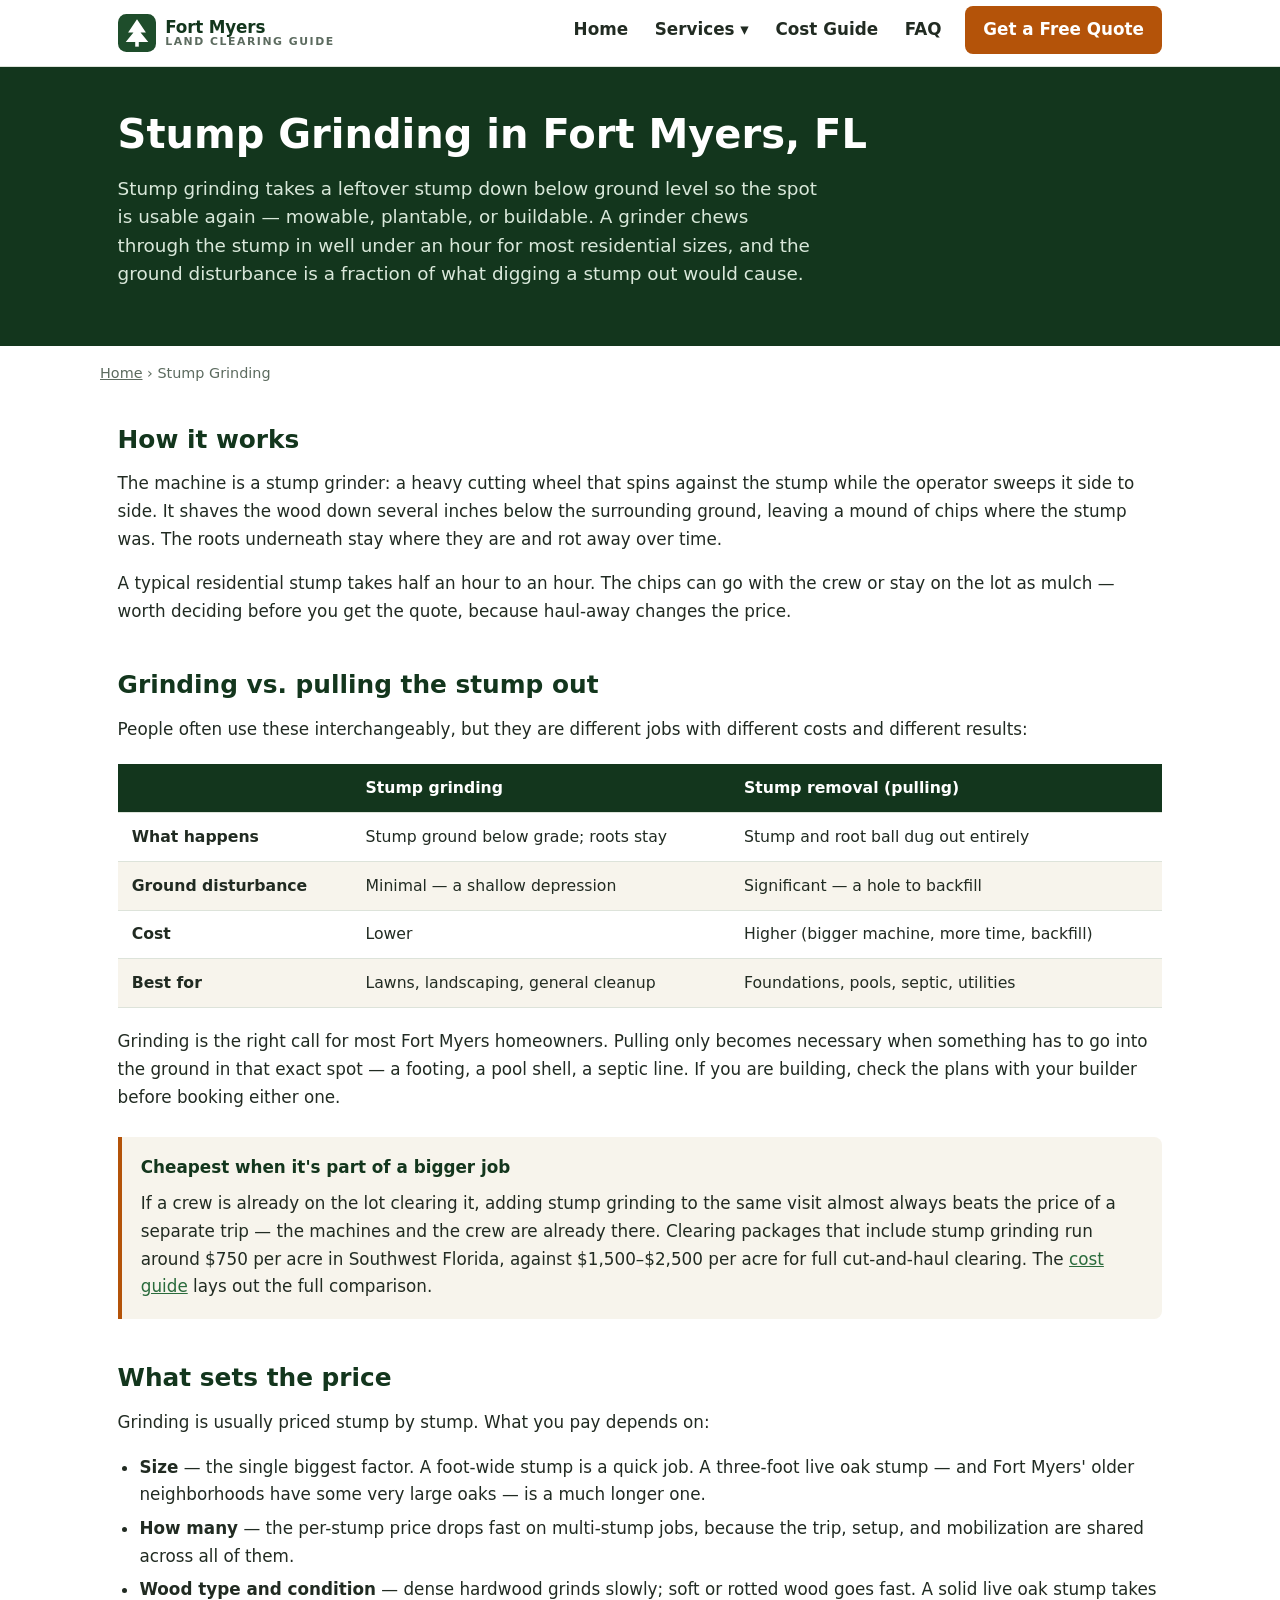
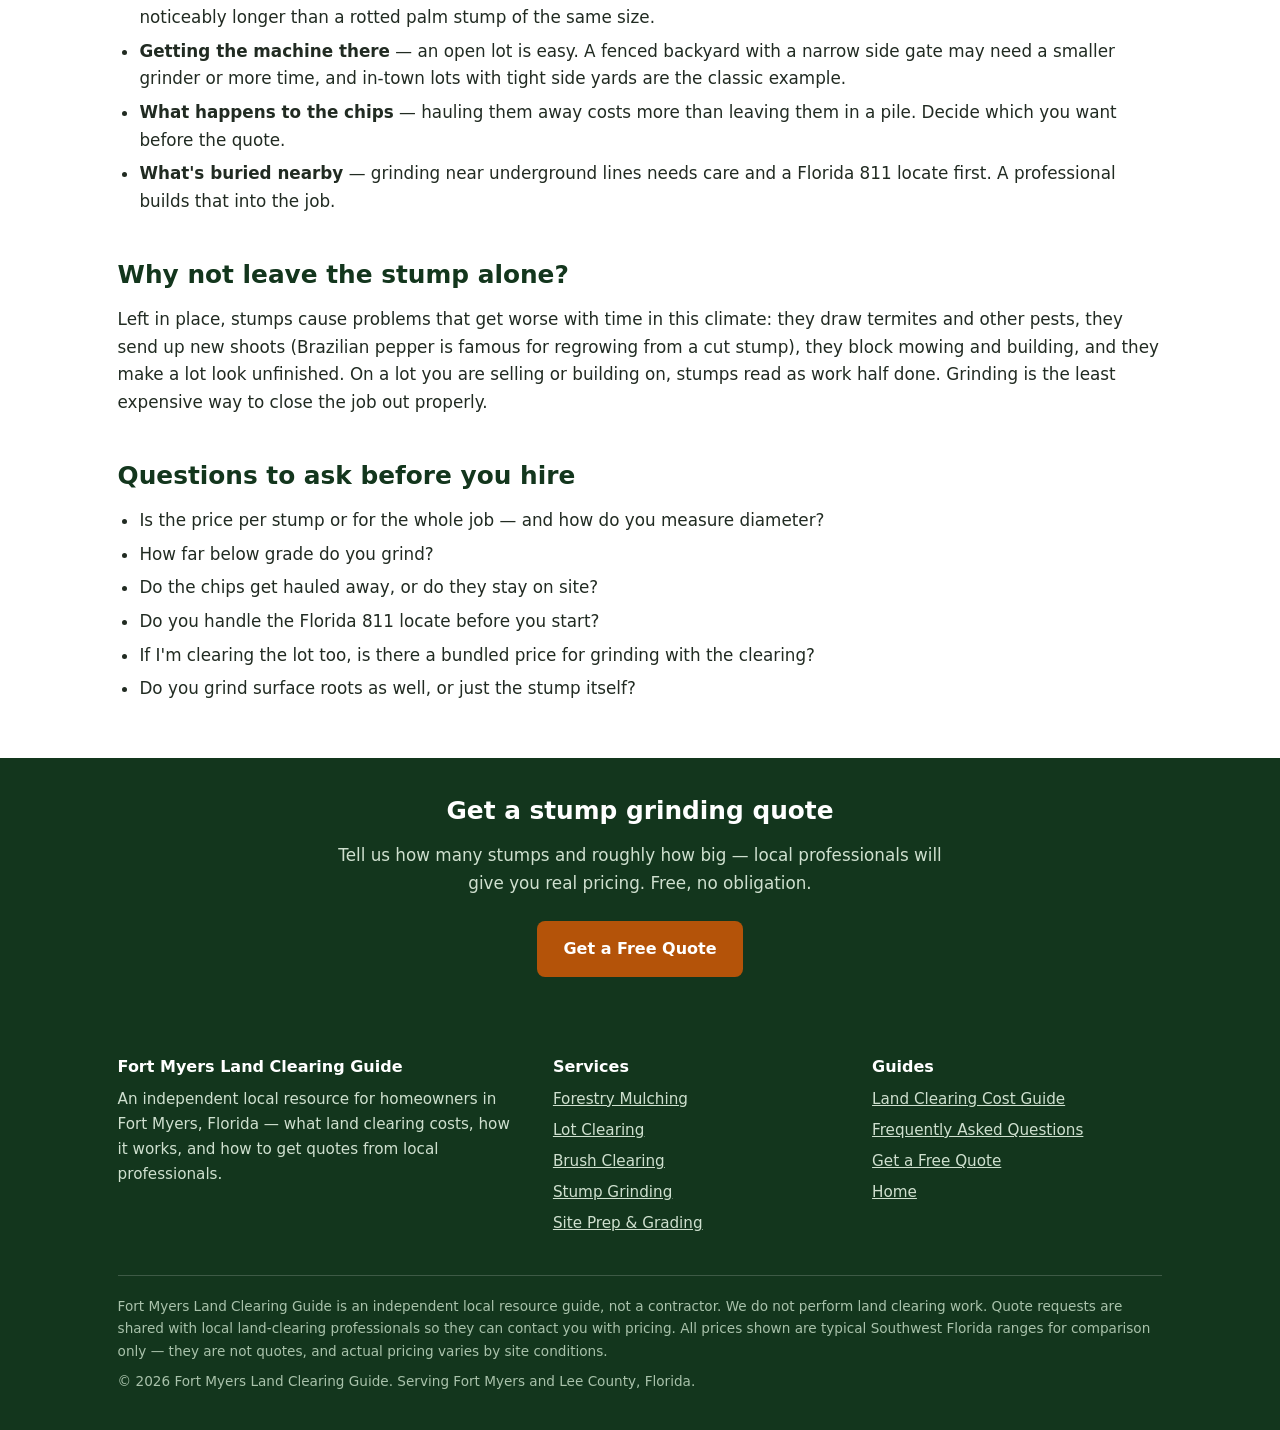
<file: stump-grinding.html>
<!DOCTYPE html>
<html lang="en">
<head>
  <meta charset="UTF-8">
  <meta name="viewport" content="width=device-width, initial-scale=1.0">
  <title>Stump Grinding in Fort Myers, FL | Remove Stumps Below Grade</title>
  <meta name="description" content="Stump grinding in Fort Myers, FL: how grinding works, grinding vs. stump removal, what affects the price, and when to bundle it with lot clearing.">
  <!-- PLACEHOLDER DOMAIN: replace nhigh723.github.io/fort-myers-land-clearing with the live domain on publish. -->
  <link rel="canonical" href="https://nhigh723.github.io/fort-myers-land-clearing/stump-grinding.html">
  <link rel="icon" href="data:image/svg+xml,%3Csvg xmlns='http://www.w3.org/2000/svg' viewBox='0 0 64 64'%3E%3Crect width='64' height='64' rx='14' fill='%231e4d2b'/%3E%3Cpath d='M32 9 L47 31 H38 L51 47 H13 L26 31 H17 Z' fill='white'/%3E%3Crect x='29' y='47' width='6' height='8' fill='white'/%3E%3C/svg%3E">
  <link rel="stylesheet" href="css/style.css">
  <script type="application/ld+json">
  {
    "@context": "https://schema.org",
    "@type": "Service",
    "name": "Stump Grinding in Fort Myers, FL",
    "description": "A local guide to stump grinding in Fort Myers, Florida — how grinding works, grinding vs. removal, pricing factors, and how to get quotes from local professionals who perform the work.",
    "areaServed": { "@type": "City", "name": "Fort Myers", "addressRegion": "FL" },
    "provider": { "@type": "Organization", "name": "Fort Myers Land Clearing Guide", "url": "https://nhigh723.github.io/fort-myers-land-clearing/" }
  }
  </script>
</head>
<body>
  <a class="skip-link" href="#main">Skip to main content</a>

  <header class="site-header">
    <div class="container header-inner">
      <a class="brand" href="index.html" aria-label="Fort Myers Land Clearing Guide — home">
        <svg class="brand-mark" viewBox="0 0 64 64" role="img" aria-hidden="true"><rect width="64" height="64" rx="14" fill="#1e4d2b"/><path d="M32 9 L47 31 H38 L51 47 H13 L26 31 H17 Z" fill="white"/><rect x="29" y="47" width="6" height="8" fill="white"/></svg>
        <span class="brand-text">
          <span class="brand-name">Fort Myers</span>
          <span class="brand-tag">Land Clearing Guide</span>
        </span>
      </a>
      <button class="nav-toggle" type="button" aria-expanded="false" aria-controls="main-nav">
        <span class="nav-toggle-label">Menu</span> &#9776;
      </button>
      <nav class="main-nav" id="main-nav" aria-label="Main navigation">
        <ul>
          <li><a href="index.html">Home</a></li>
          <li class="has-sub">
            <button class="sub-toggle" type="button" aria-expanded="false">Services &#9662;</button>
            <ul class="sub">
              <li><a href="forestry-mulching.html">Forestry Mulching</a></li>
              <li><a href="lot-clearing.html">Lot Clearing</a></li>
              <li><a href="brush-clearing.html">Brush Clearing</a></li>
              <li><a href="stump-grinding.html" aria-current="page">Stump Grinding</a></li>
              <li><a href="site-prep-grading.html">Site Prep &amp; Grading</a></li>
            </ul>
          </li>
          <li><a href="cost-guide.html">Cost Guide</a></li>
          <li><a href="faq.html">FAQ</a></li>
          <li class="nav-cta"><a href="get-a-quote.html">Get a Free Quote</a></li>
        </ul>
      </nav>
    </div>
  </header>

  <main id="main">
    <section class="hero hero--plain">
      <div class="container">
        <h1>Stump Grinding in Fort Myers, FL</h1>
        <p class="lede">Stump grinding takes a leftover stump down below ground level so the spot is usable again — mowable, plantable, or buildable. A grinder chews through the stump in well under an hour for most residential sizes, and the ground disturbance is a fraction of what digging a stump out would cause.</p>
      </div>
    </section>

    <nav class="container breadcrumbs" aria-label="Breadcrumb"><a href="index.html">Home</a> &rsaquo; Stump Grinding</nav>

    <section class="section">
      <div class="container">
        <h2>How it works</h2>
        <p>The machine is a stump grinder: a heavy cutting wheel that spins against the stump while the operator sweeps it side to side. It shaves the wood down several inches below the surrounding ground, leaving a mound of chips where the stump was. The roots underneath stay where they are and rot away over time.</p>
        <p>A typical residential stump takes half an hour to an hour. The chips can go with the crew or stay on the lot as mulch — worth deciding before you get the quote, because haul-away changes the price.</p>

        <h2>Grinding vs. pulling the stump out</h2>
        <p>People often use these interchangeably, but they are different jobs with different costs and different results:</p>
        <div class="table-wrap">
          <table>
            <thead>
              <tr><th scope="col"></th><th scope="col">Stump grinding</th><th scope="col">Stump removal (pulling)</th></tr>
            </thead>
            <tbody>
              <tr><td><strong>What happens</strong></td><td>Stump ground below grade; roots stay</td><td>Stump and root ball dug out entirely</td></tr>
              <tr><td><strong>Ground disturbance</strong></td><td>Minimal — a shallow depression</td><td>Significant — a hole to backfill</td></tr>
              <tr><td><strong>Cost</strong></td><td>Lower</td><td>Higher (bigger machine, more time, backfill)</td></tr>
              <tr><td><strong>Best for</strong></td><td>Lawns, landscaping, general cleanup</td><td>Foundations, pools, septic, utilities</td></tr>
            </tbody>
          </table>
        </div>
        <p>Grinding is the right call for most Fort Myers homeowners. Pulling only becomes necessary when something has to go into the ground in that exact spot — a footing, a pool shell, a septic line. If you are building, check the plans with your builder before booking either one.</p>

        <div class="callout">
          <p><strong>Cheapest when it's part of a bigger job</strong></p>
          <p>If a crew is already on the lot clearing it, adding stump grinding to the same visit almost always beats the price of a separate trip — the machines and the crew are already there. Clearing packages that include stump grinding run around $750 per acre in Southwest Florida, against $1,500–$2,500 per acre for full cut-and-haul clearing. The <a href="cost-guide.html">cost guide</a> lays out the full comparison.</p>
        </div>

        <h2>What sets the price</h2>
        <p>Grinding is usually priced stump by stump. What you pay depends on:</p>
        <ul>
          <li><strong>Size</strong> — the single biggest factor. A foot-wide stump is a quick job. A three-foot live oak stump — and Fort Myers' older neighborhoods have some very large oaks — is a much longer one.</li>
          <li><strong>How many</strong> — the per-stump price drops fast on multi-stump jobs, because the trip, setup, and mobilization are shared across all of them.</li>
          <li><strong>Wood type and condition</strong> — dense hardwood grinds slowly; soft or rotted wood goes fast. A solid live oak stump takes noticeably longer than a rotted palm stump of the same size.</li>
          <li><strong>Getting the machine there</strong> — an open lot is easy. A fenced backyard with a narrow side gate may need a smaller grinder or more time, and in-town lots with tight side yards are the classic example.</li>
          <li><strong>What happens to the chips</strong> — hauling them away costs more than leaving them in a pile. Decide which you want before the quote.</li>
          <li><strong>What's buried nearby</strong> — grinding near underground lines needs care and a Florida 811 locate first. A professional builds that into the job.</li>
        </ul>

        <h2>Why not leave the stump alone?</h2>
        <p>Left in place, stumps cause problems that get worse with time in this climate: they draw termites and other pests, they send up new shoots (Brazilian pepper is famous for regrowing from a cut stump), they block mowing and building, and they make a lot look unfinished. On a lot you are selling or building on, stumps read as work half done. Grinding is the least expensive way to close the job out properly.</p>

        <h2>Questions to ask before you hire</h2>
        <ul>
          <li>Is the price per stump or for the whole job — and how do you measure diameter?</li>
          <li>How far below grade do you grind?</li>
          <li>Do the chips get hauled away, or do they stay on site?</li>
          <li>Do you handle the Florida 811 locate before you start?</li>
          <li>If I'm clearing the lot too, is there a bundled price for grinding with the clearing?</li>
          <li>Do you grind surface roots as well, or just the stump itself?</li>
        </ul>
      </div>
    </section>

    <section class="cta-band">
      <div class="container">
        <h2>Get a stump grinding quote</h2>
        <p>Tell us how many stumps and roughly how big — local professionals will give you real pricing. Free, no obligation.</p>
        <a class="btn btn-amber" href="get-a-quote.html">Get a Free Quote</a>
      </div>
    </section>
  </main>

  <footer class="site-footer">
    <div class="container">
      <div class="footer-grid">
        <div>
          <h3>Fort Myers Land Clearing Guide</h3>
          <p>An independent local resource for homeowners in Fort Myers, Florida — what land clearing costs, how it works, and how to get quotes from local professionals.</p>
        </div>
        <div>
          <h3>Services</h3>
          <ul>
            <li><a href="forestry-mulching.html">Forestry Mulching</a></li>
            <li><a href="lot-clearing.html">Lot Clearing</a></li>
            <li><a href="brush-clearing.html">Brush Clearing</a></li>
            <li><a href="stump-grinding.html">Stump Grinding</a></li>
            <li><a href="site-prep-grading.html">Site Prep &amp; Grading</a></li>
          </ul>
        </div>
        <div>
          <h3>Guides</h3>
          <ul>
            <li><a href="cost-guide.html">Land Clearing Cost Guide</a></li>
            <li><a href="faq.html">Frequently Asked Questions</a></li>
            <li><a href="get-a-quote.html">Get a Free Quote</a></li>
            <li><a href="index.html">Home</a></li>
          </ul>
        </div>
      </div>
      <div class="footer-disclaimer">
        <p>Fort Myers Land Clearing Guide is an independent local resource guide, not a contractor. We do not perform land clearing work. Quote requests are shared with local land-clearing professionals so they can contact you with pricing. All prices shown are typical Southwest Florida ranges for comparison only — they are not quotes, and actual pricing varies by site conditions.</p>
        <p>&copy; 2026 Fort Myers Land Clearing Guide. Serving Fort Myers and Lee County, Florida.</p>
      </div>
    </div>
  </footer>

  <script src="js/main.js"></script>
</body>
</html>
</file>
<file: css/style.css>
/* Fort Myers Land Clearing Guide — stylesheet
   Mobile-first, no frameworks, no webfonts (system stack for speed). */

:root {
  --green: #1e4d2b;
  --green-dark: #13361d;
  --green-mid: #2a6b3c;
  --green-light: #eaf3ea;
  --sand: #f7f4ec;
  --tan: #e9e2cf;
  --ink: #212b22;
  --muted: #5c6b5f;
  --line: #dde3da;
  --amber: #b45309;
  --amber-dark: #92400e;
  --white: #ffffff;
  --radius: 10px;
  --max: 1080px;
}

*, *::before, *::after { box-sizing: border-box; }

html { scroll-behavior: smooth; }

body {
  margin: 0;
  font-family: system-ui, -apple-system, "Segoe UI", Roboto, Helvetica, Arial, sans-serif;
  font-size: 1.05rem;
  line-height: 1.65;
  color: var(--ink);
  background: var(--white);
}

img, svg { max-width: 100%; height: auto; }

a { color: var(--green-mid); }
a:hover { color: var(--green-dark); }

h1, h2, h3 {
  line-height: 1.25;
  color: var(--green-dark);
  margin: 0 0 0.6em;
}
h1 { font-size: 2rem; }
h2 { font-size: 1.55rem; margin-top: 1.8em; }
h3 { font-size: 1.2rem; margin-top: 1.4em; }
p { margin: 0 0 1em; }
ul, ol { margin: 0 0 1em; padding-left: 1.3em; }
li { margin-bottom: 0.35em; }

.skip-link {
  position: absolute;
  left: -9999px;
  top: 0;
  background: var(--green-dark);
  color: #fff;
  padding: 0.6em 1em;
  z-index: 100;
}
.skip-link:focus { left: 0; }

.container {
  width: 100%;
  max-width: var(--max);
  margin: 0 auto;
  padding: 0 1.1rem;
}

/* ---------- Header & nav ---------- */

.site-header {
  position: sticky;
  top: 0;
  z-index: 50;
  background: var(--white);
  border-bottom: 1px solid var(--line);
}
.header-inner {
  display: flex;
  align-items: center;
  justify-content: space-between;
  gap: 1rem;
  min-height: 66px;
}
.brand {
  display: flex;
  align-items: center;
  gap: 0.6rem;
  text-decoration: none;
  color: var(--green-dark);
}
.brand-mark { flex: 0 0 auto; width: 38px; height: 38px; }
.brand-text { line-height: 1.1; }
.brand-text .brand-name {
  display: block;
  font-weight: 800;
  font-size: 1.05rem;
  letter-spacing: -0.01em;
}
.brand-text .brand-tag {
  display: block;
  font-size: 0.68rem;
  font-weight: 700;
  letter-spacing: 0.14em;
  text-transform: uppercase;
  color: var(--muted);
}

.nav-toggle {
  display: inline-flex;
  align-items: center;
  gap: 0.4rem;
  background: none;
  border: 1px solid var(--line);
  border-radius: 8px;
  padding: 0.5em 0.8em;
  font: inherit;
  font-size: 0.95rem;
  font-weight: 600;
  color: var(--green-dark);
  cursor: pointer;
}
.nav-toggle:hover { background: var(--green-light); }

.main-nav { display: none; }
.main-nav.open { display: block; }
.main-nav ul {
  list-style: none;
  margin: 0;
  padding: 0.5rem 0 1rem;
}
.main-nav a, .main-nav .sub-toggle {
  display: block;
  padding: 0.65em 0.2em;
  text-decoration: none;
  color: var(--ink);
  font-weight: 600;
  border-bottom: 1px solid var(--line);
}
.main-nav a:hover, .main-nav .sub-toggle:hover { color: var(--green-mid); }
.main-nav a[aria-current="page"] { color: var(--green-mid); }
.main-nav .sub-toggle {
  background: none;
  border: none;
  border-bottom: 1px solid var(--line);
  width: 100%;
  text-align: left;
  font: inherit;
  font-weight: 600;
  cursor: pointer;
  padding: 0.65em 0.2em;
}
.main-nav .sub {
  list-style: none;
  margin: 0;
  padding: 0 0 0 1rem;
  display: block;
}
.main-nav .sub a {
  font-weight: 500;
  color: var(--muted);
  border-bottom: none;
  padding: 0.45em 0.2em;
}
.main-nav .nav-cta a {
  background: var(--amber);
  color: #fff;
  border: none;
  border-radius: 8px;
  text-align: center;
  margin-top: 0.8em;
  padding: 0.75em 1em;
}
.main-nav .nav-cta a:hover { background: var(--amber-dark); color: #fff; }

/* ---------- Hero ---------- */

.hero {
  background: var(--green-dark);
  color: #fff;
  padding: 2.6rem 0 2.4rem;
}
.hero h1 { color: #fff; margin-bottom: 0.4em; }
.hero p.lede {
  font-size: 1.15rem;
  line-height: 1.55;
  color: #d9e8da;
  max-width: 44rem;
  margin-bottom: 1.4em;
}
.hero .btn-row { display: flex; flex-wrap: wrap; gap: 0.8rem; }
.hero .trust-note {
  margin-top: 1.3rem;
  font-size: 0.9rem;
  color: #b8cdb9;
}
.hero--plain { padding: 2.2rem 0 1.8rem; }
.hero--plain .lede { margin-bottom: 0; }

/* ---------- Buttons ---------- */

.btn {
  display: inline-block;
  text-decoration: none;
  font-weight: 700;
  font-size: 1rem;
  padding: 0.8em 1.5em;
  border-radius: 8px;
  border: 2px solid transparent;
  cursor: pointer;
  text-align: center;
}
.btn-amber { background: var(--amber); color: #fff; }
.btn-amber:hover { background: var(--amber-dark); color: #fff; }
.btn-outline-light {
  background: transparent;
  color: #fff;
  border-color: rgba(255,255,255,0.65);
}
.btn-outline-light:hover { background: rgba(255,255,255,0.12); color: #fff; }
.btn-green { background: var(--green); color: #fff; }
.btn-green:hover { background: var(--green-dark); color: #fff; }
.btn-outline-green {
  background: transparent;
  color: var(--green-dark);
  border-color: var(--green);
}
.btn-outline-green:hover { background: var(--green-light); color: var(--green-dark); }

/* ---------- Sections ---------- */

.section { padding: 2.4rem 0; }
.section--sand { background: var(--sand); }
.section--green-light { background: var(--green-light); }
.section h2:first-child { margin-top: 0; }

.lede {
  font-size: 1.15rem;
  line-height: 1.55;
  color: #33413a;
}

/* Service cards */
.cards {
  display: grid;
  grid-template-columns: 1fr;
  gap: 1.1rem;
  margin-top: 1.4rem;
}
.card {
  background: #fff;
  border: 1px solid var(--line);
  border-radius: var(--radius);
  padding: 1.4rem 1.3rem;
  display: flex;
  flex-direction: column;
}
.card h3 { margin-top: 0; }
.card h3 a { text-decoration: none; color: var(--green-dark); }
.card h3 a:hover { color: var(--green-mid); }
.card p { color: var(--muted); flex: 1; }
.card .card-price {
  font-weight: 700;
  color: var(--green-dark);
  margin-bottom: 0.9em;
}
.card--cta {
  background: var(--green-dark);
  border-color: var(--green-dark);
  color: #fff;
  justify-content: center;
}
.card--cta h3 { color: #fff; }
.card--cta p { color: #cfe0cf; }
.card--cta .btn { align-self: flex-start; }

/* Callouts */
.callout {
  background: var(--sand);
  border-left: 4px solid var(--amber);
  border-radius: 0 8px 8px 0;
  padding: 1.1rem 1.2rem;
  margin: 1.5em 0;
}
.callout p { margin-bottom: 0.5em; }
.callout p:last-child { margin-bottom: 0; }
.callout--green {
  background: var(--green-light);
  border-left-color: var(--green);
}
.callout strong { color: var(--green-dark); }

/* Tables */
.table-wrap { overflow-x: auto; margin: 1.2em 0; }
table {
  width: 100%;
  border-collapse: collapse;
  font-size: 0.98rem;
  min-width: 560px;
}
th, td {
  text-align: left;
  padding: 0.7em 0.9em;
  border-bottom: 1px solid var(--line);
  vertical-align: top;
}
thead th {
  background: var(--green-dark);
  color: #fff;
  font-weight: 700;
}
tbody tr:nth-child(even) { background: var(--sand); }
td.price { font-weight: 700; white-space: nowrap; }

/* Steps */
.steps {
  counter-reset: step;
  list-style: none;
  padding: 0;
  display: grid;
  grid-template-columns: 1fr;
  gap: 1.1rem;
  margin-top: 1.4rem;
}
.steps li {
  background: #fff;
  border: 1px solid var(--line);
  border-radius: var(--radius);
  padding: 1.3rem 1.3rem 1.3rem 4.2rem;
  position: relative;
  margin-bottom: 0;
}
.steps li::before {
  counter-increment: step;
  content: counter(step);
  position: absolute;
  left: 1.1rem;
  top: 1.1rem;
  width: 2.1rem;
  height: 2.1rem;
  border-radius: 50%;
  background: var(--green);
  color: #fff;
  font-weight: 800;
  display: flex;
  align-items: center;
  justify-content: center;
}
.steps li strong { display: block; margin-bottom: 0.25em; color: var(--green-dark); }
.steps li p { margin: 0; color: var(--muted); }

/* Two-column split */
.split {
  display: grid;
  grid-template-columns: 1fr;
  gap: 1.6rem;
}

/* FAQ */
.faq-list { margin-top: 1.2rem; }
.faq-list details {
  border: 1px solid var(--line);
  border-radius: var(--radius);
  padding: 1rem 1.2rem;
  margin-bottom: 0.8rem;
  background: #fff;
}
.faq-list summary {
  font-weight: 700;
  color: var(--green-dark);
  cursor: pointer;
  font-size: 1.05rem;
}
.faq-list summary:hover { color: var(--green-mid); }
.faq-list details p { margin: 0.7em 0 0; color: var(--ink); }
.faq-list details p:last-child { margin-bottom: 0.2em; }

/* CTA band */
.cta-band {
  background: var(--green-dark);
  color: #fff;
  padding: 2.4rem 0;
  text-align: center;
}
.cta-band h2 { color: #fff; margin-top: 0; }
.cta-band p { color: #cfe0cf; max-width: 40rem; margin: 0 auto 1.4em; }

/* Breadcrumbs */
.breadcrumbs {
  font-size: 0.9rem;
  color: var(--muted);
  padding: 1rem 0 0;
}
.breadcrumbs a { color: var(--muted); }
.breadcrumbs a:hover { color: var(--green-mid); }

/* ---------- Form ---------- */

.form-wrap {
  background: #fff;
  border: 1px solid var(--line);
  border-radius: var(--radius);
  padding: 1.6rem 1.3rem;
  margin-top: 1.4rem;
}
.form-row { margin-bottom: 1.1rem; }
.form-row label {
  display: block;
  font-weight: 700;
  margin-bottom: 0.35em;
  color: var(--green-dark);
}
.form-row label .req { color: #b91c1c; }
.form-row input,
.form-row select,
.form-row textarea {
  width: 100%;
  font: inherit;
  padding: 0.7em 0.9em;
  border: 1px solid #c3cec3;
  border-radius: 8px;
  background: #fff;
  color: var(--ink);
}
.form-row input:focus,
.form-row select:focus,
.form-row textarea:focus {
  outline: 2px solid var(--green-mid);
  outline-offset: 1px;
  border-color: var(--green-mid);
}
.form-row textarea { min-height: 120px; resize: vertical; }
.form-row .hint { font-size: 0.88rem; color: var(--muted); margin-top: 0.3em; }
.form-row .field-error {
  color: #b91c1c;
  font-size: 0.9rem;
  margin-top: 0.3em;
  display: none;
}
.form-row.invalid input,
.form-row.invalid select,
.form-row.invalid textarea { border-color: #b91c1c; }
.form-row.invalid .field-error { display: block; }
.hp-field { position: absolute; left: -9999px; top: -9999px; height: 0; width: 0; overflow: hidden; }

.form-status {
  border-radius: 8px;
  padding: 1.1rem 1.2rem;
  margin-bottom: 1.2rem;
  display: none;
}
.form-status.show { display: block; }
.form-status--success { background: var(--green-light); border: 1px solid var(--green); }
.form-status--error { background: #fef2f2; border: 1px solid #b91c1c; }
.form-status--info { background: var(--sand); border: 1px solid var(--tan); }
.form-status p { margin-bottom: 0.5em; }
.form-status p:last-child { margin-bottom: 0; }

.quote-summary {
  background: #fff;
  border: 1px solid var(--line);
  border-radius: 8px;
  padding: 1rem 1.1rem;
  font-size: 0.95rem;
  white-space: pre-wrap;
  word-wrap: break-word;
  margin: 0.8em 0;
}
.privacy-note { font-size: 0.9rem; color: var(--muted); margin-top: 1em; }

/* ---------- Footer ---------- */

.site-footer {
  background: var(--green-dark);
  color: #cfe0cf;
  padding: 2.6rem 0 1.8rem;
  font-size: 0.95rem;
}
.footer-grid {
  display: grid;
  grid-template-columns: 1fr;
  gap: 1.8rem;
}
.site-footer h3 { color: #fff; font-size: 1rem; margin-top: 0; }
.site-footer a { color: #cfe0cf; }
.site-footer a:hover { color: #fff; }
.site-footer ul { list-style: none; padding: 0; margin: 0; }
.site-footer li { margin-bottom: 0.4em; }
.footer-disclaimer {
  border-top: 1px solid rgba(255,255,255,0.18);
  margin-top: 2rem;
  padding-top: 1.2rem;
  font-size: 0.85rem;
  color: #a9c2ab;
}
.footer-disclaimer p { margin-bottom: 0.6em; }

/* ---------- Larger screens ---------- */

@media (min-width: 640px) {
  h1 { font-size: 2.5rem; }
  .cards { grid-template-columns: repeat(2, 1fr); }
  .steps { grid-template-columns: repeat(3, 1fr); }
  .steps li { padding: 1.3rem 1.2rem 1.3rem 4rem; }
  .footer-grid { grid-template-columns: repeat(2, 1fr); }
  .form-grid {
    display: grid;
    grid-template-columns: 1fr 1fr;
    gap: 0 1.2rem;
  }
  .form-grid .form-row--wide { grid-column: 1 / -1; }
}

@media (min-width: 900px) {
  .nav-toggle { display: none; }
  .main-nav { display: block; }
  .main-nav ul {
    display: flex;
    align-items: center;
    gap: 0.2rem;
    padding: 0;
  }
  .main-nav a, .main-nav .sub-toggle {
    border-bottom: none;
    padding: 0.6em 0.7em;
    border-radius: 6px;
  }
  .main-nav a:hover, .main-nav .sub-toggle:hover { background: var(--green-light); }
  .main-nav .nav-cta a { margin-top: 0; margin-left: 0.5em; padding: 0.6em 1.1em; }
  .main-nav .nav-cta a:hover { background: var(--amber-dark); }
  .has-sub { position: relative; }
  .main-nav .sub {
    display: none;
    position: absolute;
    top: 100%;
    left: 0;
    min-width: 220px;
    background: #fff;
    border: 1px solid var(--line);
    border-radius: 8px;
    box-shadow: 0 10px 28px rgba(0,0,0,0.12);
    padding: 0.5rem 0;
    z-index: 60;
  }
  .main-nav .sub a { padding: 0.55em 1em; }
  .main-nav .sub a:hover { background: var(--green-light); }
  .has-sub:hover .sub, .has-sub:focus-within .sub, .has-sub.open .sub { display: block; }
  .cards { grid-template-columns: repeat(3, 1fr); }
  .split { grid-template-columns: 1.2fr 1fr; }
  .footer-grid { grid-template-columns: 1.4fr 1fr 1fr; }
  .hero { padding: 3.4rem 0 3rem; }
  .hero--plain { padding: 2.6rem 0 2rem; }
}

@media (prefers-reduced-motion: reduce) {
  html { scroll-behavior: auto; }
}
</file>
